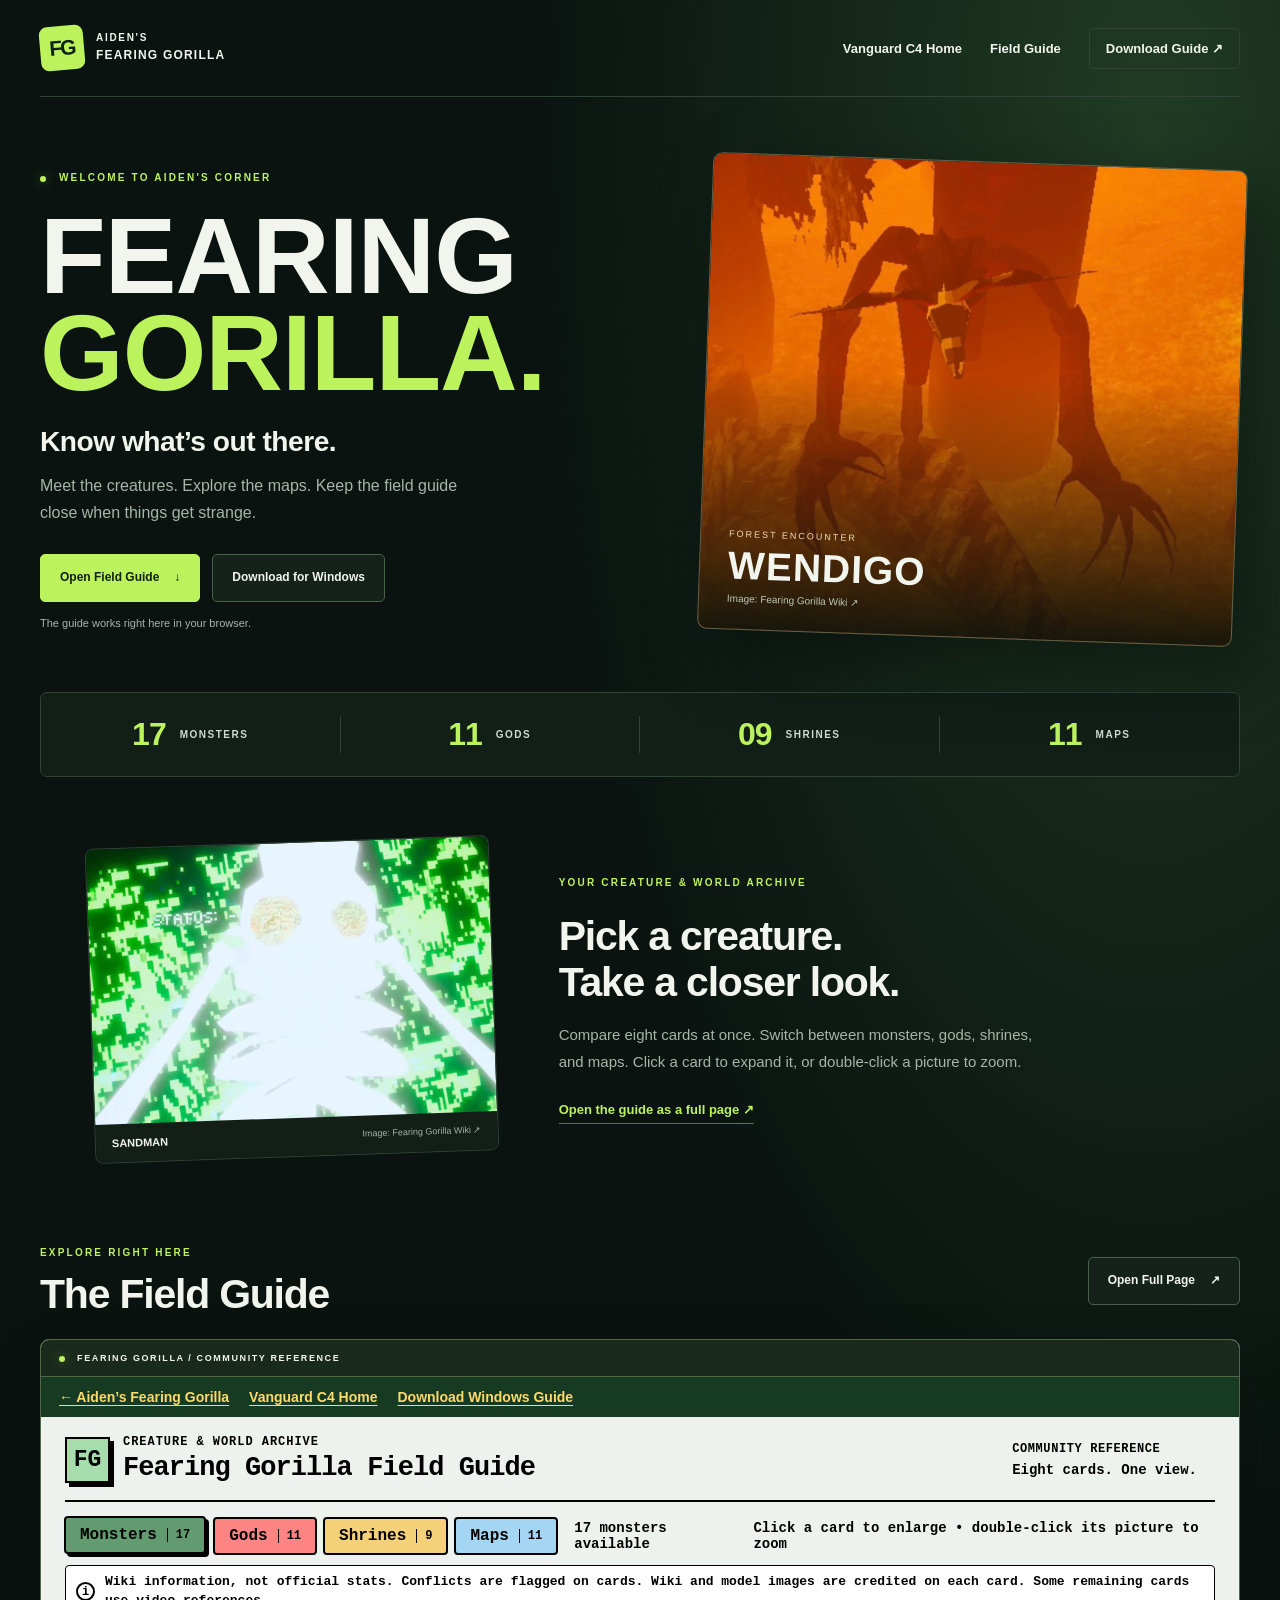
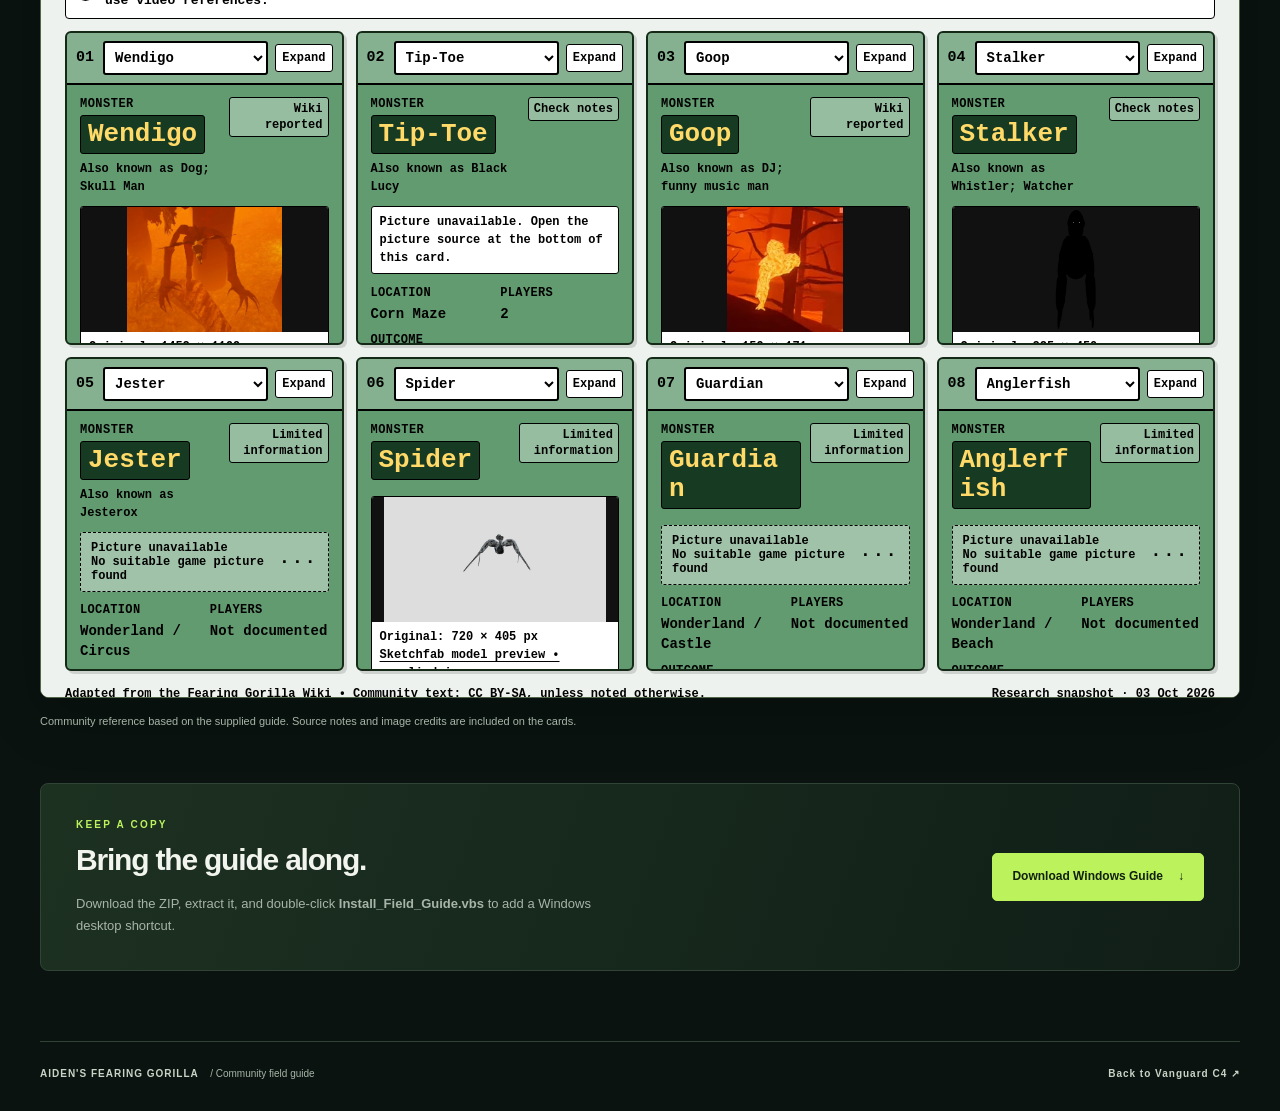
<file: aiden/index.html>
<!doctype html>
<html lang="en">
<head>
  <meta charset="utf-8">
  <meta name="viewport" content="width=device-width, initial-scale=1">
  <meta name="theme-color" content="#0a1310">
  <meta name="description" content="Aiden's Fearing Gorilla page. Explore the community field guide, compare creatures and maps, and download the Windows browser copy.">
  <title>Aiden's Fearing Gorilla | Vanguard C4</title>
  <link rel="icon" href="field-guide.ico">
  <link rel="stylesheet" href="style.css">
</head>
<body>
  <a class="skip-link" href="#main">Skip to content</a>
  <header class="portal-header">
    <a class="portal-brand" href="index.html" aria-label="Aiden's Fearing Gorilla home"><span class="brand-mark">FG</span><span>AIDEN'S<br><strong>FEARING GORILLA</strong></span></a>
    <nav aria-label="Main navigation">
      <a href="../index.html">Vanguard C4 Home</a>
      <a href="#field-guide">Field Guide</a>
      <a class="nav-download" href="../downloads/Fearing_Gorilla_Field_Guide.zip" download>Download Guide <span aria-hidden="true">↗</span></a>
    </nav>
  </header>
  <main id="main">
    <section class="portal-hero" aria-labelledby="hero-title">
      <div class="hero-copy">
        <p class="eyebrow"><span class="status-dot" aria-hidden="true"></span> WELCOME TO AIDEN'S CORNER</p>
        <h1 id="hero-title">FEARING<br><span>GORILLA.</span></h1>
        <p class="hero-tagline">Know what’s out there.</p>
        <p class="intro">Meet the creatures. Explore the maps. Keep the field guide close when things get strange.</p>
        <div class="hero-actions">
          <a class="button primary" href="#field-guide">Open Field Guide <span aria-hidden="true">↓</span></a>
          <a class="button secondary" href="../downloads/Fearing_Gorilla_Field_Guide.zip" download>Download for Windows</a>
        </div>
        <p class="hero-footnote">The guide works right here in your browser.</p>
      </div>
      <figure class="hero-picture">
        <img src="field-guide/images/wendigo.webp" alt="Wendigo in the forest in Fearing Gorilla" width="1452" height="1169" fetchpriority="high">
        <figcaption><span>FOREST ENCOUNTER</span><strong>WENDIGO</strong><a href="https://static.wikia.nocookie.net/fearing-gorilla-vr/images/b/b7/Wendigo.jpg" target="_blank" rel="noopener noreferrer">Image: Fearing Gorilla Wiki ↗</a></figcaption>
      </figure>
    </section>
    <section class="archive-stats" aria-label="Field guide contents">
      <div><strong>17</strong><span>MONSTERS</span></div>
      <div><strong>11</strong><span>GODS</span></div>
      <div><strong>09</strong><span>SHRINES</span></div>
      <div><strong>11</strong><span>MAPS</span></div>
    </section>
    <section class="explore-panel" aria-labelledby="explore-title">
      <figure class="secondary-picture">
        <img src="field-guide/images/sandman.webp" alt="Sandman glowing green and white in Fearing Gorilla" width="1170" height="1159" loading="lazy">
        <figcaption>SANDMAN <a href="https://static.wikia.nocookie.net/fearing-gorilla-vr/images/a/a7/Sandman_Lucy.jpg" target="_blank" rel="noopener noreferrer">Image: Fearing Gorilla Wiki ↗</a></figcaption>
      </figure>
      <div class="explore-copy">
        <p class="eyebrow">YOUR CREATURE & WORLD ARCHIVE</p>
        <h2>Pick a creature.<br>Take a closer look.</h2>
        <p>Compare eight cards at once. Switch between monsters, gods, shrines, and maps. Click a card to expand it, or double-click a picture to zoom.</p>
        <a class="text-link" href="field-guide/index.html">Open the guide as a full page <span aria-hidden="true">↗</span></a>
      </div>
    </section>
    <section class="guide-section" id="field-guide" aria-labelledby="guide-title">
      <div class="section-heading">
        <div><p class="eyebrow">EXPLORE RIGHT HERE</p><h2 id="guide-title">The Field Guide</h2></div>
        <a class="button secondary" href="field-guide/index.html">Open Full Page <span aria-hidden="true">↗</span></a>
      </div>
      <div class="viewer-shell"><div class="viewer-label"><span class="status-dot" aria-hidden="true"></span> FEARING GORILLA / COMMUNITY REFERENCE</div><iframe src="field-guide/index.html" title="Interactive Fearing Gorilla field guide" loading="lazy"></iframe></div>
      <p class="guide-note">Community reference based on the supplied guide. Source notes and image credits are included on the cards.</p>
    </section>
    <section class="download-panel" aria-labelledby="download-title">
      <div><p class="eyebrow">KEEP A COPY</p><h2 id="download-title">Bring the guide along.</h2><p>Download the ZIP, extract it, and double-click <strong>Install_Field_Guide.vbs</strong> to add a Windows desktop shortcut.</p></div>
      <a class="button primary" href="../downloads/Fearing_Gorilla_Field_Guide.zip" download>Download Windows Guide <span aria-hidden="true">↓</span></a>
    </section>
  </main>
  <footer class="portal-footer"><span>AIDEN'S FEARING GORILLA <span class="muted">/ Community field guide</span></span><a href="../index.html">Back to Vanguard C4 <span aria-hidden="true">↗</span></a></footer>
</body>
</html>
</file>
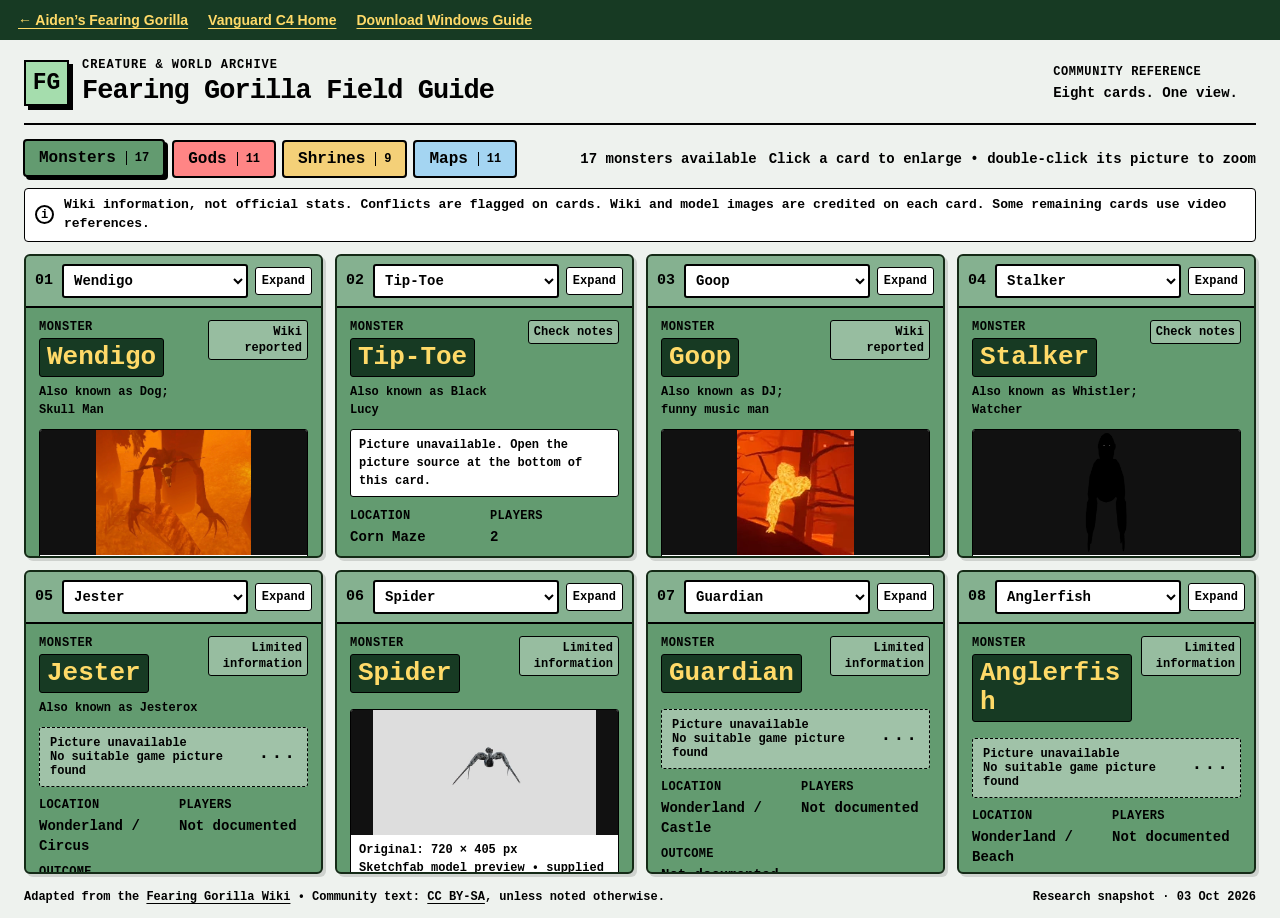
<file: aiden/field-guide/index.html>
<!doctype html>
<html lang="en">
<head>
<meta charset="utf-8"><meta name="viewport" content="width=device-width, initial-scale=1">
<title>Fearing Gorilla • Field Guide</title>
<meta name="description" content="Compare eight Fearing Gorilla gods, monsters, shrines, or maps. Summoning instructions, behaviors, danger, and source notes.">
<link rel="icon" type="image/svg+xml" href="data:image/svg+xml,%3Csvg xmlns='http://www.w3.org/2000/svg' viewBox='0 0 32 32'%3E%3Crect width='32' height='32' rx='7' fill='%2310181b'/%3E%3Cpath d='M7 8h8v17H7zm10 0h8v17h-8' fill='none' stroke='%237bdbbd' stroke-width='2'/%3E%3C/svg%3E">
<meta name="theme-color" content="#0c1114">
<style>:root{color-scheme:light;--bg:#eef2ee;--ink:#000;--muted:#000;--accent:#000;--line:#203027;font-family:'Courier New',Courier,monospace;font-size:16px;font-weight:700}
*{box-sizing:border-box}body{margin:0;background:#eef2ee;color:#000;font-family:'Courier New',Courier,monospace;font-weight:700}button,select,option,input{font-family:'Courier New',Courier,monospace;font-weight:700;color:#000;color-scheme:light}a{color:#000;font-weight:700;text-decoration:underline;text-underline-offset:3px}a:hover{text-decoration-thickness:3px}button,select,a,[tabindex]:focus-visible{outline-offset:3px}button:focus-visible,select:focus-visible,a:focus-visible,[tabindex]:focus-visible{outline:3px solid #000}header{margin:0 24px;padding:18px 0 16px;display:flex;align-items:center;justify-content:space-between;border-bottom:2px solid #000;gap:18px}.brand{display:flex;align-items:center;gap:13px}.book-mark{font-size:23px;border:2px solid #000;color:#000;background:#a5ddad;width:45px;height:46px;display:grid;place-items:center;box-shadow:4px 4px 0 #000;flex-shrink:0}.eyebrow{margin:0 0 4px;font-size:12px;letter-spacing:.08em;color:#000}h1{font-size:27px;line-height:1.15;letter-spacing:-.035em;margin:0;font-weight:700}h1 span{color:#000}.header-meta{display:grid;grid-template-columns:auto auto;gap:6px 18px;align-items:center;color:#000;font-size:14px}.header-meta>span{grid-column:1}.edition{font-size:12px;letter-spacing:.05em}.install-wrap{grid-column:2;grid-row:1 / span 2}main{padding:15px 24px 0}.toolbar{display:flex;justify-content:space-between;gap:16px;align-items:center;margin-bottom:10px}nav{display:flex;gap:6px}nav button{background:#fff;border:2px solid #000;color:#000;padding:8px 14px;font-size:16px;cursor:pointer;display:flex;align-items:center;gap:10px;border-radius:4px}nav button[data-category="Gods"]{background:#ff8585}nav button[data-category="Monsters"]{background:#639b70}nav button[data-category="Shrines"]{background:#f4d078}nav button[data-category="Maps"]{background:#a4d5f2}nav button[aria-pressed=true]{box-shadow:3px 3px 0 #000;transform:translate(-1px,-1px)}nav button .count{font-size:12px;border-left:1px solid #000;padding-left:8px}.selection-info{font-size:14px;display:flex;gap:12px;align-items:center;color:#000}.research-note{display:flex;align-items:center;gap:10px;color:#000;font-size:13px;background:#fff;border:1px solid #000;padding:7px 10px;border-radius:4px;margin-bottom:12px}.research-note p{margin:0;line-height:1.45}.note-symbol{display:grid;place-items:center;width:19px;height:19px;flex-shrink:0;border:2px solid #000;border-radius:50%;font-size:12px}.grid{display:grid;grid-template-columns:repeat(4,minmax(0,1fr));gap:12px;grid-auto-rows:max(245px,calc((100dvh - 292px)/2))}.card,.expanded-card{--card-color:#639b70;--card-border:#142a16;background:var(--card-color);color:#000;border:2px solid var(--card-border);border-radius:6px}.card[data-category="Gods"],.expanded-card[data-category="Gods"]{--card-color:#ff8585;--card-border:#571111}.card[data-category="Shrines"],.expanded-card[data-category="Shrines"]{--card-color:#f4d078;--card-border:#533e08}.card[data-category="Maps"],.expanded-card[data-category="Maps"]{--card-color:#a4d5f2;--card-border:#15394f}.card{overflow:hidden;display:flex;flex-direction:column;min-width:0;box-shadow:3px 3px 0 #0002;cursor:zoom-in}.card-picker{display:flex;align-items:center;gap:7px;padding:8px 9px;border-bottom:2px solid #000;background:#ffffff38;cursor:default}.slot{color:#000;font-size:15px;min-width:20px}.card-picker select{width:100%;min-width:0;background:#fff;color:#000;border:2px solid #000;border-radius:3px;padding:6px;font-size:14px;cursor:pointer}.card-picker option{background:#fff;color:#000;font-weight:700}.expand-card{border:1px solid #000;border-radius:3px;background:#fff;color:#000;padding:6px;font-size:12px;cursor:zoom-in}.card-inner{overflow:auto;scrollbar-width:thin;scrollbar-color:#000 #ffffff55;flex:1;padding:12px 13px 16px}.identity{display:flex;justify-content:space-between;align-items:flex-start;gap:9px;margin-bottom:10px}.kicker{font-size:12px;letter-spacing:.04em;color:#000;text-transform:uppercase;margin-bottom:4px}h2{font-size:26px;line-height:1.12;margin:0 0 6px;font-weight:700;overflow-wrap:anywhere}.aliases{font-size:12px;line-height:1.5;color:#000;margin:0}.badge{color:#000;background:#ffffff55;font-size:12px;line-height:1.35;text-align:right;max-width:100px;border:1px solid #000;border-radius:3px;padding:3px 5px;flex-shrink:0}.image-state{background:#ffffff65;border:1px dashed #000;display:flex;align-items:center;justify-content:space-between;padding:8px 10px;border-radius:3px;gap:10px;margin-bottom:11px;font-size:12px;color:#000}.image-state strong{color:#000}.image-label{font-size:18px;letter-spacing:2px;color:#000}.facts{display:grid;grid-template-columns:1fr 1fr;gap:9px 11px;padding-bottom:11px;border-bottom:1px solid #000;margin-bottom:11px}.fact label{display:block;font-size:12px;text-transform:uppercase;letter-spacing:.03em;color:#000;margin-bottom:4px}.fact span{font-size:14px;line-height:1.45;display:block;color:#000;overflow-wrap:anywhere}.section{margin-top:13px}.section h3{font-size:13px;letter-spacing:.02em;text-transform:uppercase;color:#000;margin:0 0 5px;font-weight:700}.section p{font-size:16px;line-height:1.5;margin:0;color:#000;overflow-wrap:anywhere}.warning{border-left:3px solid #000;background:#ffffff45;padding:8px 10px;margin-top:14px}.warning p{font-size:14px}.sources{display:flex;gap:14px;flex-wrap:wrap;margin-top:16px;padding-top:10px;border-top:1px solid #000;font-size:12px;color:#000}.linked-btn{background:transparent;border:0;padding:0;text-align:left;color:#000;text-decoration:underline;text-underline-offset:3px;cursor:pointer;font-size:14px}.linked-row{margin-top:8px;font-size:14px;color:#000}.future-note{font-size:14px;color:#000;padding:9px 0}.portrait{margin:0 0 12px;background:#fff;border:1px solid #000;border-radius:3px;overflow:hidden}.portrait img{display:block;width:100%;height:125px;object-fit:contain;background:#111;cursor:zoom-in}.portrait figcaption{padding:6px 8px;font-size:12px;color:#000;line-height:1.5}.portrait a{color:#000}.image-actions{display:flex;justify-content:space-between;align-items:center;gap:10px;padding:6px 8px;border-top:1px solid #000}.image-actions button{background:#fff;border:1px solid #000;padding:4px 7px;font-size:12px;cursor:zoom-in}.image-actions span{font-size:12px;color:#000}footer{margin:14px 24px 0;display:flex;justify-content:space-between;gap:15px;color:#000;font-size:12px;line-height:1.5;padding-bottom:12px}.sr-only{position:absolute;width:1px;height:1px;padding:0;margin:-1px;overflow:hidden;clip:rect(0,0,0,0);white-space:nowrap;border:0}.install-btn,.close-btn,.zoom-control{background:#fff;border:2px solid #000;color:#000;border-radius:3px;padding:7px 10px;cursor:pointer;font-size:14px;font-weight:700}.install-help{max-width:490px;background:#fff;color:#000;border:3px solid #000;border-radius:6px;padding:22px}.install-help::backdrop,.expanded-card::backdrop,.image-viewer::backdrop{background:#000b}.install-help h2{font-size:28px}.install-help p{font-size:16px;line-height:1.55}.dialog-actions{display:flex;justify-content:flex-end;margin-top:18px}.expanded-card{width:min(920px,calc(100vw - 32px));max-width:920px;max-height:94dvh;padding:0;overflow:auto;box-shadow:7px 7px 0 #0005}.modal-toolbar{position:sticky;top:0;z-index:2;display:flex;justify-content:space-between;align-items:center;gap:15px;padding:12px 18px;background:var(--card-color,#fff);border-bottom:2px solid #000;font-size:18px}.expanded-content{padding:22px 28px 28px}.expanded-content h2{font-size:38px}.expanded-content .kicker,.expanded-content .aliases,.expanded-content .badge,.expanded-content .sources{font-size:16px}.expanded-content .section h3,.expanded-content .fact label{font-size:18px}.expanded-content .section p,.expanded-content .fact span{font-size:22px;line-height:1.55}.expanded-content .facts{gap:16px 22px}.expanded-content .warning p{font-size:20px}.expanded-content .portrait img{height:350px}.expanded-content .portrait figcaption,.expanded-content .image-actions span,.expanded-content .image-actions button,.expanded-content .image-state{font-size:16px}.image-viewer{padding:0;width:calc(100vw - 28px);max-width:1600px;max-height:96dvh;border:3px solid #000;border-radius:5px;background:#fff;color:#000;overflow:hidden}.image-viewer .modal-toolbar{background:#fff;flex-wrap:wrap}.zoom-buttons{display:flex;gap:8px;align-items:center;flex-wrap:wrap}.image-stage{overflow:auto;height:calc(90dvh - 132px);background:#111;text-align:center}.image-stage img{display:block;margin:auto;width:100%;height:100%;object-fit:contain}.image-stage.is-zoomed img{width:200%;height:auto;max-width:none;max-height:none;min-height:100%;object-fit:contain}.image-credit{margin:0;padding:10px 16px;font-size:14px;line-height:1.5;background:#fff;color:#000}.image-empty{padding:30px;background:#fff;color:#000;font-size:18px}
@media(min-width:1800px){main,header,footer{max-width:1800px;margin-left:auto;margin-right:auto}.grid{gap:18px}.card-inner{padding:18px}}
@media(max-width:1150px){.selection-info span{display:none}.grid{grid-template-columns:repeat(2,minmax(0,1fr));grid-auto-rows:470px}.header-meta{display:flex}.header-meta>span{display:none}}
@media(max-width:600px){header{margin:0 14px;padding:16px 0;align-items:flex-start}.brand{gap:10px}.eyebrow{font-size:10px}h1{font-size:23px}h1 span{display:block}.book-mark{width:37px;height:42px;font-size:20px}.install-btn{font-size:12px;padding:6px}.header-meta{max-width:85px}main{padding:14px 14px 0}.toolbar{display:block}nav{display:grid;grid-template-columns:repeat(4,1fr);gap:4px}nav button{justify-content:center;padding:8px 4px;font-size:14px;gap:0}nav .count{display:none}.selection-info{margin-top:12px}.grid{grid-template-columns:1fr;grid-auto-rows:480px}.research-note{align-items:flex-start}.research-note p{font-size:12px}.card-inner{padding:16px}footer{margin:14px 14px 0;display:block}footer>span{display:block;margin-top:6px}.expanded-content{padding:18px}.expanded-content h2{font-size:30px}.expanded-content .section p,.expanded-content .fact span{font-size:18px}.expanded-content .portrait img{height:260px}.expanded-content .identity{flex-wrap:wrap}.modal-toolbar{padding:10px;font-size:16px}}

.card[data-category="Monsters"] h2,.expanded-card[data-category="Monsters"] h2{color:#ffda68;background:#173a23;display:inline-block;padding:4px 7px;border:1px solid #000;border-radius:3px;max-width:100%;}
.card .badge,.expanded-card .badge{color:#000;font-weight:700;}

.header-meta .install-wrap{display:none}
</style>

</head>
<body>
<nav aria-label="Website navigation" style="padding:12px 18px;background:#173a23;color:#ffda68;display:flex;flex-wrap:wrap;gap:20px;font-family:Arial,sans-serif;font-size:14px"><a href="../index.html" target="_top" style="color:inherit">← Aiden’s Fearing Gorilla</a><a href="../../index.html" target="_top" style="color:inherit">Vanguard C4 Home</a><a href="../../downloads/Fearing_Gorilla_Field_Guide.zip" download style="color:inherit">Download Windows Guide</a></nav>
<header>
 <div class="brand"><span class="book-mark" aria-hidden="true">FG</span><div><p class="eyebrow">CREATURE & WORLD ARCHIVE</p><h1>Fearing Gorilla <span>Field Guide</span></h1></div></div>
 <div class="header-meta"><span class="edition">COMMUNITY REFERENCE</span><span>Eight cards. One view.</span><div class="install-wrap"><button class="install-btn" id="install-app" type="button">Install viewer</button></div></div>
</header>
<main>
 <div class="toolbar"><nav aria-label="Card category" id="categories"></nav><div class="selection-info"><strong id="entry-count"></strong><span>Click a card to enlarge • double-click its picture to zoom</span></div></div>
 <aside class="research-note" aria-label="Research status"><span class="note-symbol" aria-hidden="true">i</span><p><strong>Wiki information, not official stats.</strong> Conflicts are flagged on cards. Wiki and model images are credited on each card. Some remaining cards use video references.</p></aside>
 <div id="grid" class="grid" aria-label="Eight comparison cards"></div>
 <dialog class="install-help" id="install-help" aria-labelledby="install-title"><h2 id="install-title">Install the Field Guide</h2><p>In a supported browser, use the install icon in the address bar. If no install prompt appears, the viewer still works in a browser tab.</p><p>For a Windows desktop copy, download the package, extract it, and run <strong>Install_Field_Guide.vbs</strong>. It adds a desktop shortcut and opens the guide in your default browser. No PowerShell is required, and no DOS window appears.</p><a href="../../downloads/Fearing_Gorilla_Field_Guide.zip" download>Download Windows browser copy</a><div class="dialog-actions"><button id="close-install" class="install-btn" type="button">Close</button></div></dialog>
 <dialog class="expanded-card" id="card-dialog" aria-labelledby="expanded-title"><div class="modal-toolbar"><span id="expanded-title">Expanded field guide card</span><button class="close-btn" id="close-card" type="button">Close card</button></div><div class="expanded-content" id="expanded-content"></div></dialog>
 <dialog class="image-viewer" id="image-dialog" aria-labelledby="image-title"><div class="modal-toolbar"><span id="image-title">Picture</span><div class="zoom-buttons"><button class="zoom-control" type="button" id="image-fit">Fit picture</button><button class="zoom-control" type="button" id="image-zoom">Zoom 2×</button><button class="close-btn" type="button" id="close-image">Close picture</button></div></div><div class="image-stage" id="image-stage"><img id="large-image" alt=""></div><p class="image-credit" id="image-credit"></p></dialog>
 <p id="announcement" class="sr-only" aria-live="polite"></p>
</main>
<footer><span>Adapted from the <a href="https://fearing-gorilla-vr.fandom.com/wiki/Fearing_Gorilla_Wiki" target="_blank" rel="noopener noreferrer">Fearing Gorilla Wiki</a> • Community text: <a href="https://creativecommons.org/licenses/by-sa/4.0/" target="_blank" rel="noopener noreferrer">CC BY-SA</a>, unless noted otherwise.</span><span>Research snapshot · 03 Oct 2026</span></footer>
<script>const wiki = 'https://fearing-gorilla-vr.fandom.com/wiki/';
const entries = [];
function creature(id,name,category,location,players,spawn,behavior,danger,appearance,notes='',aliases='',survival='',page=name.replaceAll(' ','_')) {
 entries.push({id,name,category,location,players,spawn,behavior,danger,appearance,notes,aliases,survival,source:wiki+encodeURIComponent(page),status:notes?'Check notes':'Wiki reported',strength:'No numerical health, damage, or speed stats retrieved.'});
}
creature('wendigo','Wendigo','Monsters','Forest','No ritual','Spawns naturally.','Patrols, approaches spotted players, then chases at close range. Escaping its chase radius ends the chase.','Instant kill','Humanoid with a deer-skull head.','','Dog; Skull Man','Seek ground above its height. The wiki lists Stump, Gazebo, and the back hill as inaccessible to it.');
creature('tiptoe','Tip-Toe','Monsters','Corn Maze','2','Turn three orange maze flowers purple by tapping. Reach the skull-and-clock chamber; one player stands on each. Wiki gives a ten-minute spawn interval.','Red lighting, rumbling, and music signal its arrival. Survival is described as difficult.','Instant kill','Tall gorilla with distorted limbs, spiked head, and glowing white eyes.','Ritual timing and route need current-game verification.','Black Lucy','','Tip-Toe');
creature('goop','Goop','Monsters','Volcano','Not specified','Located atop a mountain in the bottom-right area; no ritual documented.','Very fast; reaches toward players.','Instant kill','Lava-like gorilla with dripping texture.','','DJ; funny music man');
creature('stalker','Stalker','Monsters','Random event','Not summonable','Rare event with a random appearance.','Darkens the targeted player’s screen, adds fog, and whistles. Only its target reportedly sees it.','Reported game crash on contact','Black gorilla-like figure with long arms and white eyes.','Page contains disputed claims; no verified event probability.','Whistler; Watcher');
creature('overseer','Overseer','Gods','Sanctuary / Temple','5','Form a complete circle facing the idol; each player touches the two adjacent candles with both hands.','Orange lighting and laughter; giant gorilla minions approach the maps. Overseer itself is unseen.','Minions: instant kill','Unseen entity; minions have very long necks and limbs.','Operator canon: “phases” are a glitch. Monsters drift toward the center until hitboxes overlap, killing players in the center and sometimes crashing the game.','Overlord','Avoid minions; current safe locations need verification.');
creature('galaxy','Galaxy','Gods','Sanctuary / Temple','Not specified','Touch Galaxy’s shrine to the right of Overseer’s altar.','Blue lighting and a status warning; rises from the ground and pursues players at very high speed.','Instant kill','Black gorilla with a yellow flower head and six red eyes.','Listed as a selective attacker, but exact target selection is not explained.','Flower Boy; Flowey');
creature('boiled','Boiled One','Gods','Gorilla Hospice','Not specified','Gather in a circle around the idol inside Gorilla Hospice.','Red lighting and visual distortion; rises, then descends to kill a random player.','Instant kill','Tall red-skinned figure, distorted head, and dark cloak.','','Phen 228; Demon','','Boiled_One');
creature('error','Error Lucy','Gods','Mines / underneath Stump','4','Four players go to the shrine and tap all four corners for about three minutes.','Green/pink flashes and distorted audio; rises, then grabs a random player.','Reported game crash','Pink-and-black missing-texture skeleton.','Location, four-player ritual, and approximate three-minute duration confirmed by operator as canon. Wiki lists no instakill, but describes a game crash.','Error; Glitch Lucy; Null','','Error_Lucy');
creature('sandman','Sandman','Gods','Sanctuary','Several; exact count unknown','Touch every projecting shrine node. Older directions place it up and left from Overseer’s altar.','Green light and static; rises, then grabs a random player.','Reported game crash; wiki lists instant kill','Glowing green skeleton with dark eyes.','Source page is explicitly marked outdated.','Green Lucy; Tree Lucy');
creature('eternal','Eternal','Gods','City / pool area','9','Four tap lower corners; one stands on top; two occupy side handles; two occupy discs above the handles.','White light and atmospheric effects; descends to grab a player and reportedly crashes their game.','Instant kill / reported game crash','Large winged skeleton with one red eye.','Page disagrees about wing count and says the Angel name is unconfirmed.','Angel','Wiki advises nonparticipation or retreat to Volcano; unverified in current version.');
creature('it','IT','Gods','Forest / top of Stump','At least 8','Gather around the ritual statue on top of Stump.','Orange light and five bells; event audio announces its arrival. Selected targets may suffer a game crash.','Instant kill / possible game crash','Skeletal figure with horns, a broken arm, and a giant hand overhead.','','God; ITISHERE','','It');
entries.find(e=>e.id==='error').status='Operator canon';
entries.find(e=>e.id==='overseer').status='Operator canon';
creature('skittles','Skittles','Gods','Forest / on the floor','Not yet specified','Summoned on the floor in Forest. Exact actions and timing have not yet been provided.','Not yet documented.','Not yet documented','Not yet documented','God classification and Forest floor summoning location confirmed by operator.','');
entries.at(-1).source=''; entries.at(-1).status='Operator canon';
// Roster entries with partial information retain explicit provisional classification.
function partial(id,name,category,location,description,sourcePage='Monsters',aliases='',note='Classification is provisional; the retrieved index does not confirm God versus Monster.') {
 creature(id,name,category,location,'Not documented','Not documented.',description,'Not documented','Not documented',note,aliases,'',sourcePage);
 entries.at(-1).status='Limited information';
}
partial('spider','Spider','Monsters','Volcano caves','Volcano’s page mentions a fast spider in the cave system.','Volcano','','Monster grouping is provisional; ritual and lethality are not documented in retrieved text.');
partial('pbbv','PBBV','Monsters','Mines','Listed among the creatures in Mines.','Mines');
partial('banshee','Banshee','Monsters','Not documented','Listed in the wiki’s creature index.');
partial('jester','Jester','Monsters','Wonderland / Circus','Spawns at the circus. Wonderland’s page reports faster creatures at night; the exact multiplier is unverified.','Wonderland','Jesterox','Listed as a monster by the map page. Individual behavior and lethality were not retrieved.');
partial('krampus','Krampus','Monsters','Not documented','Listed in the wiki’s creature index.');
partial('bubblegum','Bubblegum','Gods','Sanctuary','Sanctuary’s page places its shrine behind Overseer’s shrine.','Sanctuary','Pink Lucy','God grouping is inferred from its shrine; ritual and behavior were not retrieved.');
partial('crystal','Crystal Lucy','Gods','Crystal caverns / Volcano','Volcano’s page places it in crystal caverns. Error Lucy’s page associates it with a similar grab/crash event.','Volcano','','God grouping is provisional. No independent ritual or creature page was retrieved.');
partial('liminal','Liminal Lucy','Gods','Not documented','Listed in the wiki’s creature index.','Monsters','','God grouping is provisional; name alone does not establish classification.');
partial('guardian','Guardian','Monsters','Wonderland / Castle','Listed as a monster that spawns near the castle.','Wonderland','','Individual abilities and lethality were not retrieved.');
partial('angler','Anglerfish','Monsters','Wonderland / Beach','Wonderland lists one blue variant near the castle; Beach lists three anglerfish.','Wonderland','','Individual abilities and lethality were not retrieved. Beach variant details need verification.');
partial('beachspider','Beach Spider','Monsters','Beach','Listed among Beach’s monsters.','Beach','','Individual abilities and lethality were not retrieved.');
partial('grandpa','Grandpa','Monsters','Gorilla Hospice','Listed as the hospice’s resident monster.','Gorilla_Hospice','','Individual abilities and lethality were not retrieved.');
creature('boiledstalker','Boiled Stalker','Monsters','Random event','Not summonable','Appears randomly after a period of time.','Wears a white dog mask; Boiled One appears beside it. A nearby warning appears, then it eventually disappears.','Reported game crash on contact','Stalker variant with a white dog mask.','Frequency and timing are not documented.','','','The_boiled_stalker');
partial('angelstalker','Angel Stalker','Monsters','Random event','Stalker’s page names this rare variant.','Stalker','','Monster grouping follows its Stalker relationship; independent behavior not retrieved.');
partial('daisy09','Daisy09','Monsters','Ghost code (operator report)','Recorded by the operator as a ghost code.','Monsters','','God/Monster classification is provisional. No Fearing Gorilla summoning or encounter mechanics verified.');
entries.at(-1).source=''; entries.at(-1).status='Operator report';
partial('jungarella','Jungarella','Monsters','Ghost code (operator report)','Recorded by the operator as a ghost code.','Monsters','','Spelling follows the operator. God/Monster classification and encounter mechanics remain unverified.');
entries.at(-1).source=''; entries.at(-1).status='Operator report';
const shrineAppearance={overseer:'Small dark blue-and-black idol inside a candle ring.',error:'Large pink-and-black checkered idol.',boiled:'Medium red idol.',sandman:'Green tree-like shrine with projecting nodes.',eternal:'White idol with handles and raised discs.',it:'Large dark altar.',galaxy:'Appearance not documented.',tiptoe:'Skull pedestal and grandfather clock.',bubblegum:'Appearance not documented.'};
for(const id of Object.keys(shrineAppearance)){
 const e=entries.find(x=>x.id===id);
 entries.push({id:'shrine-'+id,name:(id==='tiptoe'?'Tip-Toe ritual site':e.name+' shrine'),category:'Shrines',location:e.location,players:e.players,spawn:e.spawn,behavior:e.behavior,danger:e.danger,appearance:shrineAppearance[id],notes:e.notes,source:e.source,extraSource:wiki+'Shrines',status:e.status,linked:e.name,linkedId:id,aliases:'',survival:e.survival});
}
function map(id,name,size,location,access,features,inhabitants,notes='',page=name.replaceAll(' ','_')){entries.push({id:'map-'+id,name,category:'Maps',size,location,spawn:access,behavior:features,inhabitants,notes,source:wiki+encodeURIComponent(page),status:notes?'Check notes':'Wiki reported',danger:'Creature-dependent',appearance:'',players:'',aliases:'',survival:''});}
map('forest','Forest','Small','Main starting area','Tutorial exits into Forest; Stump connects to other areas.','Gazebo scoreboard, treehouse, platforms, and wall-climbing area.','Wendigo; IT ritual above Stump; Skittles summon on the Forest floor');
map('beach','Beach','Medium','Connected to Forest','Use the large tunnel at the back of Forest.','Foggy coast with rain, sparse plants, shipwreck, dock, and river.','Beach Spider; three Anglerfish','Distinct from the beach area in Wonderland.');
map('wonderland','Wonderland','Large','Above City’s entrance','Follow the elevated bridge and tunnel near the City entrance.','Checkered paths connect Circus, Castle, and Tulip Fields. Day, night, sunset, and rain/cloud phases are reported.','Jester; Guardian; blue Anglerfish; Bunny Bunny summon','Night speed increase is reported, but the proposed 2× multiplier is unverified.');
map('volcano','Volcano','Large','City','Enter the small volcano-shaped rock in City and descend its lava slide.','Mountain area and caves lead deeper toward crystal caverns.','Goop; Spider; Crystal Lucy','Page gives four monsters but does not clearly identify all four.');
map('city','City','Small','Hub','Reached through Stump / Forest.','Cosmetics hub with passages toward Sanctuary, The Liminal, and Volcano.','No resident monsters listed; nearby ritual sites exist.','','City');
map('sanctuary','Sanctuary','Small','Forward-right from City','Enter from City; older pages describe a blue-lit cave.','Overseer altar ahead; Galaxy right; Sandman left; Bubblegum behind.','Overseer, Galaxy, Sandman, and Bubblegum shrines','Older cave directions may differ from the current layout.');
map('hospice','Gorilla Hospice','Not documented','Connected to Forest','Follow Forest’s tunnel near the wooden bridge.','Two-storey hospice with white padded rooms and a Boiled One ritual.','Grandpa; Boiled One summon','Source notes uncertainty about the shrine’s floor and alternate summoning location.');
map('mines','Mines','Medium','Below Stump','Descend below Stump into the crystal and mining areas.','Bright crystal area above dark shafts, tunnels, and minecarts.','Four monsters; PBBV, J3VU, and Error are named in retrieved text.','Operator canon: Error and its shrine are here, underneath Stump. Four people tap the shrine corners for about three minutes. Fourth monster identity not retrieved.');
entries.find(e=>e.id==='map-mines').status='Operator canon';
map('liminal','Liminal Space','Not documented','City','Enter the pale-blue, cloud-themed tunnel.','Passage to Backrooms and Dreamcore.','Not documented','','Liminal_Space');
map('tutorial','Tutorial','Small','Above Forest','First-entry spawn area; ramps and wall-jumping surfaces lead down to Forest.','Introductory movement practice.','None listed');
entries.push({id:'map-mountains',name:'Mountains',category:'Maps',status:'To be announced',location:'Not in game yet',size:'To be announced',spawn:'Not available.',behavior:'Reserved for a future map. No route, release date, or gameplay details confirmed.',inhabitants:'To be announced',danger:'To be announced',notes:'Included at the operator’s request. This is not an announced release date.',source:'',appearance:'',players:'',aliases:'',survival:''});
// Indexed video references, not verified creature portraits.
const videoReferences={
wendigo:['uqmew2O-BPQ','oardefault.jpg'],tiptoe:['b1X57PNYHM8','oar2.jpg'],overseer:['cnd6nB5jQMw','oardefault.jpg'],galaxy:['BHLlHRI9WDs','oardefault.jpg'],boiled:['jBuddVLEg8U','oardefault.jpg'],error:['a_e9aV7Hq5k','oardefault.jpg'],sandman:['euvz2MdHBdQ','oar2.jpg'],'map-wonderland':['3dLFJTL87Jw','hqdefault.jpg']};
for(const [id,[video,file]] of Object.entries(videoReferences)){const e=entries.find(x=>x.id===id);e.image=`https://i.ytimg.com/vi/${video}/${file}`;e.imageSource=`https://www.youtube.com/watch?v=${video}`;e.imageCredit='Video thumbnail · appearance unverified';}
const additionalImageReferences=[
['skittles','https://i.ytimg.com/vi/3bZeR6Z6gXQ/oar2.jpg?rs=AOn4CLCJ3gp9zxpFamwqXm6O0aZLz9uA1g&sqp=-oaymwEYCNAFENAFSFqQAgHyq4qpAwcIARUAAIhC&usqp=CCk','https://www.youtube.com/shorts/3bZeR6Z6gXQ','Video reference: Skittles · appearance unverified'],
['crystal','https://i.ytimg.com/vi/79zKMnjHLzU/oardefault.jpg?rs=AOn4CLAdRNccuSbFlz0lOVwV0f96gdg2qQ&sqp=-oaymwEYCNAFENAFSFqQAgHyq4qpAwcIARUAAIhC','https://www.youtube.com/shorts/79zKMnjHLzU','Video reference: Crystal Lucy · appearance unverified'],
['bubblegum','https://i.ytimg.com/vi/PFTDZcRxqRc/maxres2.jpg?rs=AOn4CLAV4-lO0feo28KKXbnlMP9uHqFAHQ&sqp=-oaymwEoCIAKENAF8quKqQMcGADwAQH4AbYIgAK4CIoCDAgAEAEYfyATKHowDw%3D%3D','https://www.youtube.com/shorts/PFTDZcRxqRc','Video reference: Bubble Gum · appearance unverified'],
['krampus','https://i.ytimg.com/vi/Yf711fIp0iA/oardefault.jpg?rs=AOn4CLDIkQQPDGypt7H6oXen1HAMxUvhcA&sqp=-oaymwEkCJUDENAFSFqQAgHyq4qpAxMIARUAAAAAJQAAyEI9AICiQ3gB','https://www.youtube.com/shorts/Yf711fIp0iA','Video reference: Bigcrampus · exact identity unverified'],
['it','https://i.ytimg.com/vi/tmVIKA9Wj0c/oardefault.jpg?rs=AOn4CLCi7UrdUdCcDLOsEKoAaGvHwaPTDQ&sqp=-oaymwEYCNAFENAFSFqQAgHyq4qpAwcIARUAAIhC','https://www.youtube.com/shorts/tmVIKA9Wj0c','Video reference: God himself · exact identity unverified'],
['eternal','https://i.ytimg.com/vi/607lWcyeHzQ/oar2.jpg?rs=AOn4CLDin_4FBcaptKzXDUqChC3AlamUyA&sqp=-oaymwEYCNAFENAFSFqQAgHyq4qpAwcIARUAAIhC&usqp=CCk','https://www.youtube.com/shorts/607lWcyeHzQ','Video reference: Angel · appearance unverified']
];
for(const [id,image,source,credit] of additionalImageReferences){const e=entries.find(x=>x.id===id);e.image=image;e.imageSource=source;e.imageCredit=credit;}

// Direct image files supplied by the operator, locally bundled at original resolution.
for(const e of entries){if(e.image&&!e.imageKind)e.imageKind='video';}
const suppliedImageReferences=[{"id": "wendigo", "image": "images/wendigo.webp", "source": "https://static.wikia.nocookie.net/fearing-gorilla-vr/images/b/b7/Wendigo.jpg", "kind": "wiki", "label": "Fearing Gorilla Wiki image", "width": 1452, "height": 1169}, {"id": "goop", "image": "images/goop.webp", "source": "https://static.wikia.nocookie.net/fearing-gorilla-vr/images/6/6f/Goop_Monster.png", "kind": "wiki", "label": "Fearing Gorilla Wiki image", "width": 159, "height": 171}, {"id": "it", "image": "images/it.webp", "source": "https://static.wikia.nocookie.net/fearing-gorilla-vr/images/b/b7/God.png", "kind": "wiki", "label": "Fearing Gorilla Wiki image", "width": 1298, "height": 1104}, {"id": "sandman", "image": "images/sandman.webp", "source": "https://static.wikia.nocookie.net/fearing-gorilla-vr/images/a/a7/Sandman_Lucy.jpg", "kind": "wiki", "label": "Fearing Gorilla Wiki image", "width": 1170, "height": 1159}, {"id": "overseer", "image": "images/overseer.webp", "source": "https://static.wikia.nocookie.net/fearing-gorilla-vr/images/a/a1/Overseer_Altar.png", "kind": "wiki", "label": "Overseer altar reference", "width": 736, "height": 618}, {"id": "eternal", "image": "images/eternal.webp", "source": "https://static.wikia.nocookie.net/fearing-gorilla-vr/images/8/83/Angel.png", "kind": "wiki", "label": "Fearing Gorilla Wiki image", "width": 844, "height": 952}, {"id": "stalker", "image": "images/stalker.webp", "source": "https://static.wikia.nocookie.net/fearing-gorilla-vr/images/4/4b/Stalker.png", "kind": "wiki", "label": "Fearing Gorilla Wiki image", "width": 225, "height": 450}, {"id": "boiled", "image": "images/boiled.jpg", "source": "https://media.sketchfab.com/models/a18d7a33505e445896cb2ada6a5d5b6d/thumbnails/6f6c633ee4684f7589a84cbe5c4fd74b/a576d0151a47430c9e1a91bfa9b5cfb3.jpeg", "kind": "model", "label": "Sketchfab model preview", "width": 720, "height": 405}, {"id": "spider", "image": "images/spider.jpg", "source": "https://media.sketchfab.com/models/7eca0856f83742d8a72ddbcb9574e629/thumbnails/66a1919657bd44cca4737236fa60035d/48c1efa0e22e4d02aa917aed421ef75a.jpeg", "kind": "model", "label": "Sketchfab model preview", "width": 720, "height": 405}];
for(const r of suppliedImageReferences){const e=entries.find(x=>x.id===r.id);e.image=r.image;e.imageFull=r.image;e.imageSource=r.source;e.imageKind=r.kind;e.imageCredit=r.label+' • supplied image';e.imageAlt=e.name+' — '+r.label;e.imageWidth=r.width;e.imageHeight=r.height;}
const overseerShrine=entries.find(e=>e.id==='shrine-overseer');const overseerImage=entries.find(e=>e.id==='overseer');for(const key of ['image','imageFull','imageSource','imageKind','imageCredit','imageAlt','imageWidth','imageHeight'])overseerShrine[key]=overseerImage[key];

// Representative biome pictures are explicitly distinguished from game scenes.
const mapPictureReferences=[{"id": "map-beach", "image": "images/biome-beach.jpg", "source": "https://commons.wikimedia.org/wiki/File:Foggy_Beach_(Unsplash).jpg", "credit": "Biome reference \u00b7 not a game screenshot \u00b7 Annie Spratt \u00b7 CC0", "alt": "Foggy coast"}, {"id": "map-city", "image": "images/biome-city.jpg", "source": "https://commons.wikimedia.org/wiki/File:Shopping_mall_interior.jpg", "credit": "Biome reference \u00b7 not a game screenshot \u00b7 Steven Damron \u00b7 CC BY 2.0", "alt": "Shopping hub"}, {"id": "map-hospice", "image": "images/biome-hospice.jpg", "source": "https://commons.wikimedia.org/wiki/File:Hospital_corridor_in_Turkey.jpg", "credit": "Biome reference \u00b7 not a game screenshot \u00b7 Eyluleyel \u00b7 CC BY-SA 4.0", "alt": "Hospital corridor"}, {"id": "map-mountains", "image": "images/biome-mountains.jpg", "source": "https://commons.wikimedia.org/wiki/File:Snowy_mountains_(Unsplash).jpg", "credit": "Biome reference \u00b7 not a game screenshot \u00b7 Theodor Lundqvist \u00b7 CC0", "alt": "Snowy mountain biome \u00b7 future map"}, {"id": "map-mines", "image": "images/biome-mines.jpg", "source": "https://commons.wikimedia.org/wiki/File:Mine_tunnel_(Orphan_Girl_Mine,_Butte,_Montana,_USA)_2.jpg", "credit": "Biome reference \u00b7 not a game screenshot \u00b7 James St. John \u00b7 CC BY 2.0", "alt": "Mine tunnel"}];
for(const r of mapPictureReferences){const e=entries.find(e=>e.id===r.id);e.image=e.imageFull=r.image;e.imageSource=r.source;e.imageCredit=r.credit;e.imageAlt=r.alt;e.imageKind="biome";}
for(const [mapId,creatureId,label] of [['forest','wendigo','Forest creature scene · not a full map overview'],['volcano','goop','Volcano creature scene · low-resolution reference'],['sanctuary','overseer','Sanctuary altar reference'],['tutorial','wendigo','Woodland biome reference · not a Tutorial screenshot'],['wonderland','wendigo','Woodland biome reference only · Wonderland landmarks not pictured']]){const e=entries.find(e=>e.id==='map-'+mapId),r=entries.find(e=>e.id===creatureId);for(const k of ['image','imageFull','imageSource','imageWidth','imageHeight'])e[k]=r[k];e.imageKind='biome';e.imageCredit=label;e.imageAlt=e.name+' — '+label;}
{const e=entries.find(e=>e.id==='map-liminal'),r=entries.find(e=>e.id==='map-hospice');for(const k of ['image','imageFull','imageSource'])e[k]=r[k];e.imageKind='biome';e.imageCredit='Indoor corridor biome reference · not a Liminal Space screenshot · Eyluleyel · CC BY-SA 4.0';e.imageAlt='Corridor reference for the indoor Liminal biome';}

// User-supplied map pictures, assigned in the stated upload order.
const uploadedMapPictures=[{"id": "map-tutorial", "image": "images/map-tutorial.jpg", "width": 315, "height": 317}, {"id": "map-forest", "image": "images/map-forest.jpg", "width": 376, "height": 265}, {"id": "map-city", "image": "images/map-city.jpg", "width": 371, "height": 269}, {"id": "map-beach", "image": "images/map-beach.jpg", "width": 316, "height": 316}];
for(const r of uploadedMapPictures){const e=entries.find(e=>e.id===r.id);e.image=e.imageFull=r.image;e.imageSource="";e.imageKind="map";e.imageCredit="Game map picture supplied by operator";e.imageAlt=e.name+" map picture supplied by operator";e.imageWidth=r.width;e.imageHeight=r.height;}

const portableImages={"images/biome-beach.jpg": "images/biome-beach.jpg", "images/sandman.webp": "images/sandman.webp", "images/stalker.webp": "images/stalker.webp", "images/goop.webp": "images/goop.webp", "images/map-city.jpg": "images/map-city.jpg", "images/map-forest.jpg": "images/map-forest.jpg", "images/wendigo.webp": "images/wendigo.webp", "images/eternal.webp": "images/eternal.webp", "images/boiled.jpg": "images/boiled.jpg", "images/map-tutorial.jpg": "images/map-tutorial.jpg", "images/spider.jpg": "images/spider.jpg", "images/biome-mines.jpg": "images/biome-mines.jpg", "images/it.webp": "images/it.webp", "images/biome-city.jpg": "images/biome-city.jpg", "images/biome-hospice.jpg": "images/biome-hospice.jpg", "images/overseer.webp": "images/overseer.webp", "images/biome-mountains.jpg": "images/biome-mountains.jpg", "images/map-beach.jpg": "images/map-beach.jpg"};
for(const e of entries){if(portableImages[e.image]){e.image=portableImages[e.image];e.imageFull=e.image;}}
'use strict';
const categoryNames=['Monsters','Gods','Shrines','Maps'];
let activeCategory='Monsters';
const selections={};
const $=id=>document.getElementById(id);
const esc=value=>String(value??'').replace(/[&<>"']/g,c=>({'&':'&amp;','<':'&lt;','>':'&gt;','"':'&quot;',"'":'&#39;'}[c]));
function pool(category=activeCategory){return entries.filter(e=>e.category===category)}
function initial(category){const list=pool(category);const preferred=category==='Monsters'?['wendigo','tiptoe','goop','stalker','jester','spider','guardian','angler']:category==='Gods'?['overseer','galaxy','boiled','error','sandman','eternal','it','bubblegum']:category==='Maps'?['map-forest','map-beach','map-wonderland','map-volcano','map-sanctuary','map-mines','map-city','map-mountains']:list.map(e=>e.id);return Array.from({length:8},(_,i)=>preferred[i]||list[i%list.length].id)}
function section(title,text,extra=''){return text?`<section class="section ${extra}"><h3>${esc(title)}</h3><p>${esc(text)}</p></section>`:''}
function fact(label,value,cls=''){return `<div class="fact"><label>${esc(label)}</label><span class="${cls}">${esc(value)}</span></div>`}
function content(e){
 const kind={Gods:'God',Monsters:'Monster',Shrines:'Shrine',Maps:'Map'}[e.category];
 const future=e.status==='To be announced';
 let facts=fact('Location',e.location);
 if(e.category==='Maps')facts+=fact('Map size',e.size);
 else facts+=fact('Players',e.players);
 if(e.category!=='Maps')facts+=fact('Outcome',e.danger,'danger');
 else facts+=fact('Inhabitants',e.inhabitants);
 const image=e.image?`<figure class="portrait"><img src="${esc(e.image)}" alt="${esc(e.imageAlt||e.name+' video reference; appearance unverified')}" loading="lazy" referrerpolicy="no-referrer" data-image="${esc(e.id)}"><figcaption>${e.imageWidth?`<span>Original: ${e.imageWidth} × ${e.imageHeight} px</span><br>`:''}<a href="${esc(e.imageSource)}" target="_blank" rel="noopener noreferrer">${esc(e.imageCredit||'Video reference')}</a></figcaption><div class="image-actions"><span>Double-click picture to zoom</span><button type="button" data-zoom="${esc(e.id)}" aria-label="Zoom picture of ${esc(e.name)}">Zoom picture</button></div></figure>`:future?'<div class="future-note">TO BE ANNOUNCED · NOT IN GAME YET</div>':'<div class="image-state"><div><strong>Picture unavailable</strong><br>No suitable game picture found</div><span class="image-label" aria-hidden="true">···</span></div>';
 return `<div class="identity"><div><div class="kicker">${kind}</div><h2>${esc(e.name)}</h2>${e.aliases?`<p class="aliases">Also known as ${esc(e.aliases)}</p>`:''}</div><span class="badge ${future?'future':['Wiki reported','Operator canon'].includes(e.status)?'good':''}">${esc(e.status)}</span></div>${image}<div class="facts">${facts}</div>${e.linked?`<div class="linked-row">Summons <button class="linked-btn" data-linked="${esc(e.linkedId)}">${esc(e.linked)}</button></div>`:''}${section(e.category==='Maps'?'Access':e.category==='Shrines'?'Activation ritual':'Summoning / spawn',e.spawn)}${section(e.category==='Maps'?'Map features':e.category==='Shrines'?'What it triggers':'Behavior / event',e.behavior)}${section('Appearance',e.appearance)}${section('Survival advice',e.survival)}${section('Strength data',e.strength)}${section('Source notes',e.notes,'warning')}<div class="sources">${e.source?`<a href="${esc(e.source)}" target="_blank" rel="noopener noreferrer">Wiki source ↗</a>`:'<span>Entry supplied by operator</span>'}${e.imageSource?`<a href="${esc(e.imageSource)}" target="_blank" rel="noopener noreferrer">${e.imageKind==='video'?'Video reference':'Picture source'} ↗</a>`:''}${e.extraSource?`<a href="${esc(e.extraSource)}" target="_blank" rel="noopener noreferrer">Shrine reference ↗</a>`:''}</div>`;
}
function renderNav(){
 $('categories').innerHTML=categoryNames.map(cat=>`<button type="button" aria-pressed="${activeCategory===cat}" data-category="${cat}">${cat}<span class="count">${pool(cat).length}</span></button>`).join('');
 $('entry-count').textContent=`${pool().length} ${activeCategory.toLowerCase()} available`;
}
function render(){
 if(!selections[activeCategory])selections[activeCategory]=initial(activeCategory);
 renderNav();
 const options=[...pool()].sort((a,b)=>a.name.localeCompare(b.name));
 $('grid').innerHTML=selections[activeCategory].map((id,i)=>{
 const e=entries.find(x=>x.id===id);return `<article class="card" data-slot="${i}" data-category="${activeCategory}" aria-label="Comparison card ${i+1}"><div class="card-picker"><label class="slot" for="pick-${i}">${String(i+1).padStart(2,'0')}</label><select id="pick-${i}" data-slot="${i}" aria-label="Choose ${activeCategory.toLowerCase()} for card ${i+1}">${options.map(x=>`<option value="${x.id}" ${x.id===id?'selected':''}>${esc(x.name)}</option>`).join('')}</select><button class="expand-card" type="button" data-expand="${i}" aria-label="Enlarge card ${i+1}">Expand</button></div><div class="card-inner" id="content-${i}" tabindex="0" aria-label="Card ${i+1} details">${content(e)}</div></article>`;
 }).join('');
}
function changeCategory(cat){if(!categoryNames.includes(cat))throw new Error('Unknown category');activeCategory=cat;render();$('announcement').textContent=`Showing eight ${cat.toLowerCase()} cards.`}
function selectEntry(slot,id){if(!Number.isInteger(slot)||slot<0||slot>7)throw new Error('Card must be between 1 and 8');const e=pool().find(x=>x.id===id);if(!e)throw new Error('Entry is not in the active category');selections[activeCategory][slot]=id;$(`pick-${slot}`).value=id;$(`content-${slot}`).innerHTML=content(e);$(`content-${slot}`).scrollTop=0;$('announcement').textContent=`Card ${slot+1}: ${e.name}`;return {card:slot+1,id:e.id,name:e.name,category:e.category}}
$('categories').addEventListener('click',event=>{const button=event.target.closest('button');if(button)changeCategory(button.dataset.category)});
function imageError(event){if(event.target.matches?.('.portrait img')){const figure=event.target.closest('figure');figure.innerHTML='<figcaption>Picture unavailable. Open the picture source at the bottom of this card.</figcaption>';}}
$('grid').addEventListener('error',imageError,true);
$('expanded-content').addEventListener('error',imageError,true);
$('grid').addEventListener('change',event=>{if(event.target.matches('select'))selectEntry(Number(event.target.dataset.slot),event.target.value)});

render();
const mc=document.modelContext;
if(mc?.registerTool){
 const lifecycle=new AbortController();
 const tools=[{name:'view_reference_category',title:'View reference category',description:'Show eight comparison cards for Gods, Monsters, Shrines, or Maps.',inputSchema:{type:'object',properties:{category:{type:'string',enum:categoryNames}},required:['category'],additionalProperties:false},annotations:{readOnlyHint:false,untrustedContentHint:true},execute(input){if(!input||Object.keys(input).some(k=>k!=='category'))throw new Error('Invalid input');changeCategory(input.category);return {category:activeCategory,available:pool().map(e=>({id:e.id,name:e.name})),cards:selections[activeCategory]}}},{name:'choose_reference_card',title:'Choose reference card',description:'Replace one of the eight visible comparison cards with an entry in the active category.',inputSchema:{type:'object',properties:{card:{type:'integer',minimum:1,maximum:8},entryId:{type:'string'}},required:['card','entryId'],additionalProperties:false},annotations:{readOnlyHint:false,untrustedContentHint:true},execute(input){if(!input||Object.keys(input).some(k=>!['card','entryId'].includes(k)))throw new Error('Invalid input');return selectEntry(input.card-1,input.entryId)}}];
 for(const tool of tools){try{Promise.resolve(mc.registerTool(tool,{signal:lifecycle.signal})).catch(()=>{})}catch{}}
 window.addEventListener('pagehide',()=>lifecycle.abort(),{once:true});
}

let installPrompt=null;
window.addEventListener('beforeinstallprompt',event=>{event.preventDefault();installPrompt=event;});
$('install-app').addEventListener('click',async()=>{if(installPrompt){try{await installPrompt.prompt();await installPrompt.userChoice;installPrompt=null;}catch{$('install-help').showModal();}}else{$('install-help').showModal();}});
$('close-install').addEventListener('click',()=>{$('install-help').close();});
window.addEventListener('appinstalled',()=>{installPrompt=null;$('install-app').textContent='Installed';});


let expandedId=null;
let cardClickTimer=null;
function openCard(slot){
 if(!Number.isInteger(slot)||slot<0||slot>7)throw new Error('Card must be between 1 and 8');
 const id=selections[activeCategory][slot]; const e=entries.find(x=>x.id===id);
 expandedId=id; $('card-dialog').dataset.category=e.category;
 $('expanded-title').textContent=e.name+' — full card';
 $('expanded-content').innerHTML=content(e);
 if(!$('card-dialog').open)$('card-dialog').showModal();
 $('card-dialog').scrollTop=0;
 return {id:e.id,name:e.name};
}
function openPicture(id){
 const e=entries.find(x=>x.id===id);if(!e?.image)throw new Error('Picture unavailable');
 $('image-title').textContent=e.name+' — picture';
 $('large-image').src=e.imageFull||e.image;
 $('large-image').alt=e.imageAlt||e.name+' video reference; appearance unverified';
 $('image-credit').innerHTML=esc(e.imageCredit||'Reference image')+'. '+(e.imageSource?'<a href="'+esc(e.imageSource)+'" target="_blank" rel="noopener noreferrer">Open source</a>':'');
 $('image-stage').classList.remove('is-zoomed');
 if(!$('image-dialog').open)$('image-dialog').showModal();
 return {id:e.id,name:e.name};
}
function navigateLinked(id,slot){const e=entries.find(x=>x.id===id);if(!e)throw new Error('Unknown creature');if($('card-dialog').open)$('card-dialog').close();changeCategory(e.category);selectEntry(slot,e.id);$(`pick-${slot}`).focus();}
$('grid').addEventListener('click',event=>{
 const zoom=event.target.closest('[data-zoom]');if(zoom){openPicture(zoom.dataset.zoom);return;}
 const link=event.target.closest('[data-linked]');if(link){navigateLinked(link.dataset.linked,Number(link.closest('.card').dataset.slot));return;}
 if(event.target.closest('select,option,a'))return;
 const card=event.target.closest('.card');if(!card)return;
 if(window.getSelection?.().toString())return;
 const slot=Number(card.dataset.slot);
 if(event.target.matches('[data-image]')){clearTimeout(cardClickTimer);cardClickTimer=setTimeout(()=>openCard(slot),260);}else{openCard(slot);}
});
$('grid').addEventListener('dblclick',event=>{const picture=event.target.closest('[data-image]');if(picture){event.preventDefault();clearTimeout(cardClickTimer);openPicture(picture.dataset.image);}});
$('grid').addEventListener('keydown',event=>{if((event.key==='Enter'||event.key===' ')&&event.target.matches('.card-inner')){event.preventDefault();openCard(Number(event.target.closest('.card').dataset.slot));}});
$('expanded-content').addEventListener('click',event=>{
 const zoom=event.target.closest('[data-zoom]');if(zoom){openPicture(zoom.dataset.zoom);return;}
 const link=event.target.closest('[data-linked]');if(link){navigateLinked(link.dataset.linked,0);}
});
$('expanded-content').addEventListener('dblclick',event=>{const picture=event.target.closest('[data-image]');if(picture){event.preventDefault();openPicture(picture.dataset.image);}});
$('close-card').addEventListener('click',()=>{$('card-dialog').close();});
$('close-image').addEventListener('click',()=>{$('image-dialog').close();});
$('image-fit').addEventListener('click',()=>{$('image-stage').classList.remove('is-zoomed');});
$('image-zoom').addEventListener('click',()=>{$('image-stage').classList.add('is-zoomed');});
$('large-image').addEventListener('dblclick',()=>{$('image-stage').classList.toggle('is-zoomed');});
$('large-image').addEventListener('error',()=>{$('image-credit').textContent='Picture could not load. The picture source remains linked in its card.';});
</script></body>
</html>
</file>
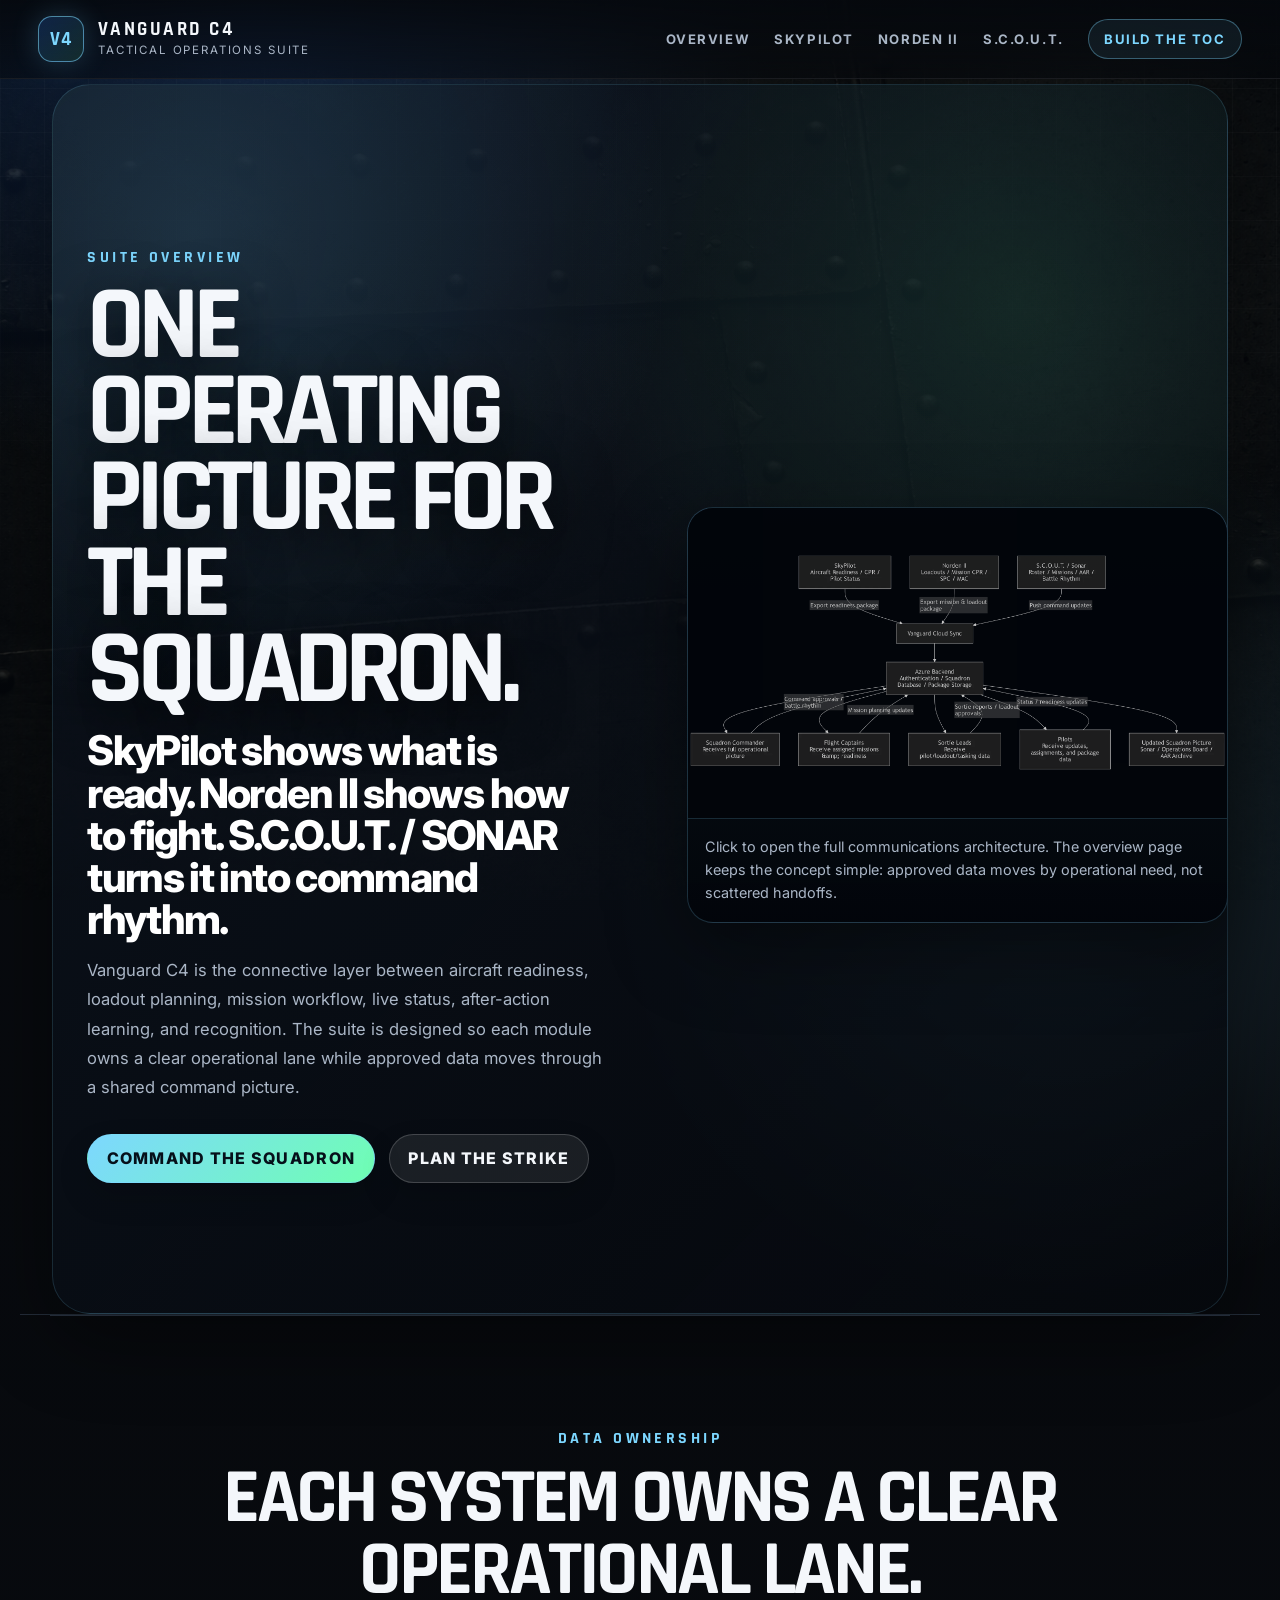
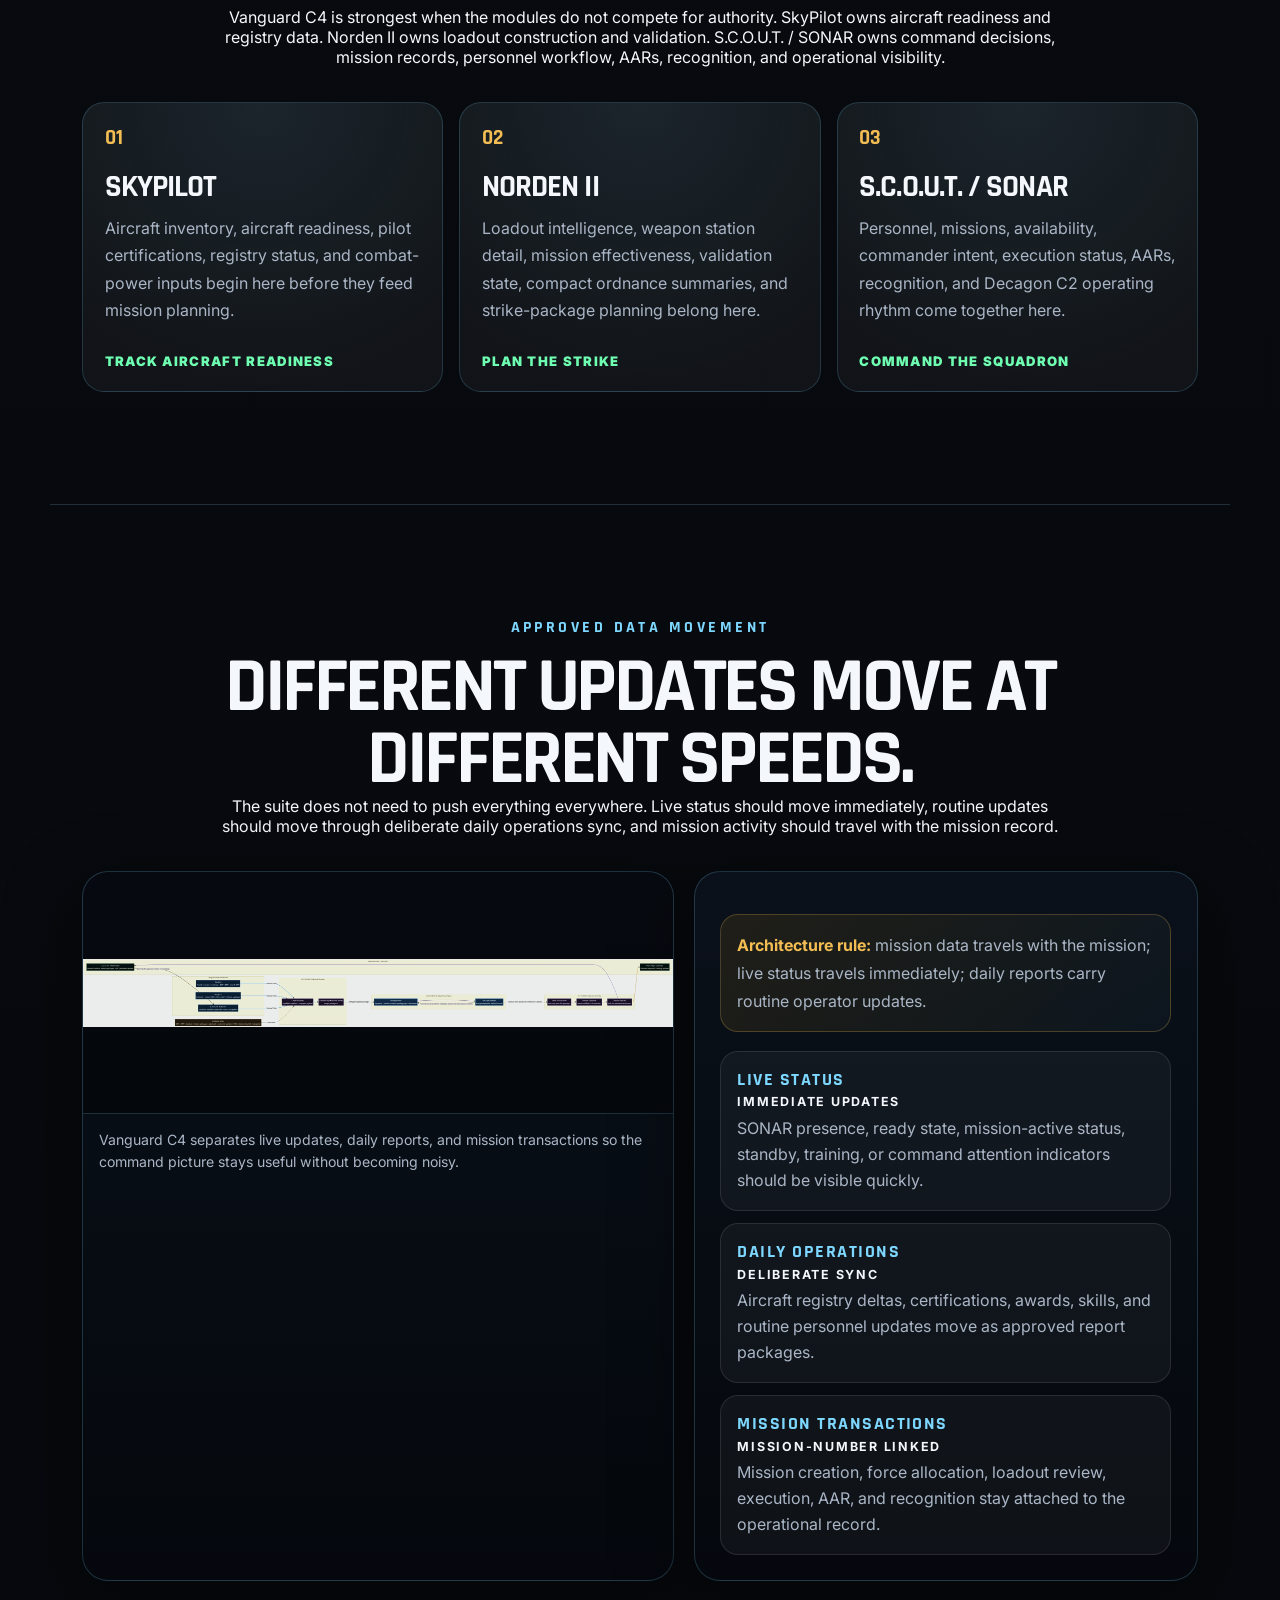
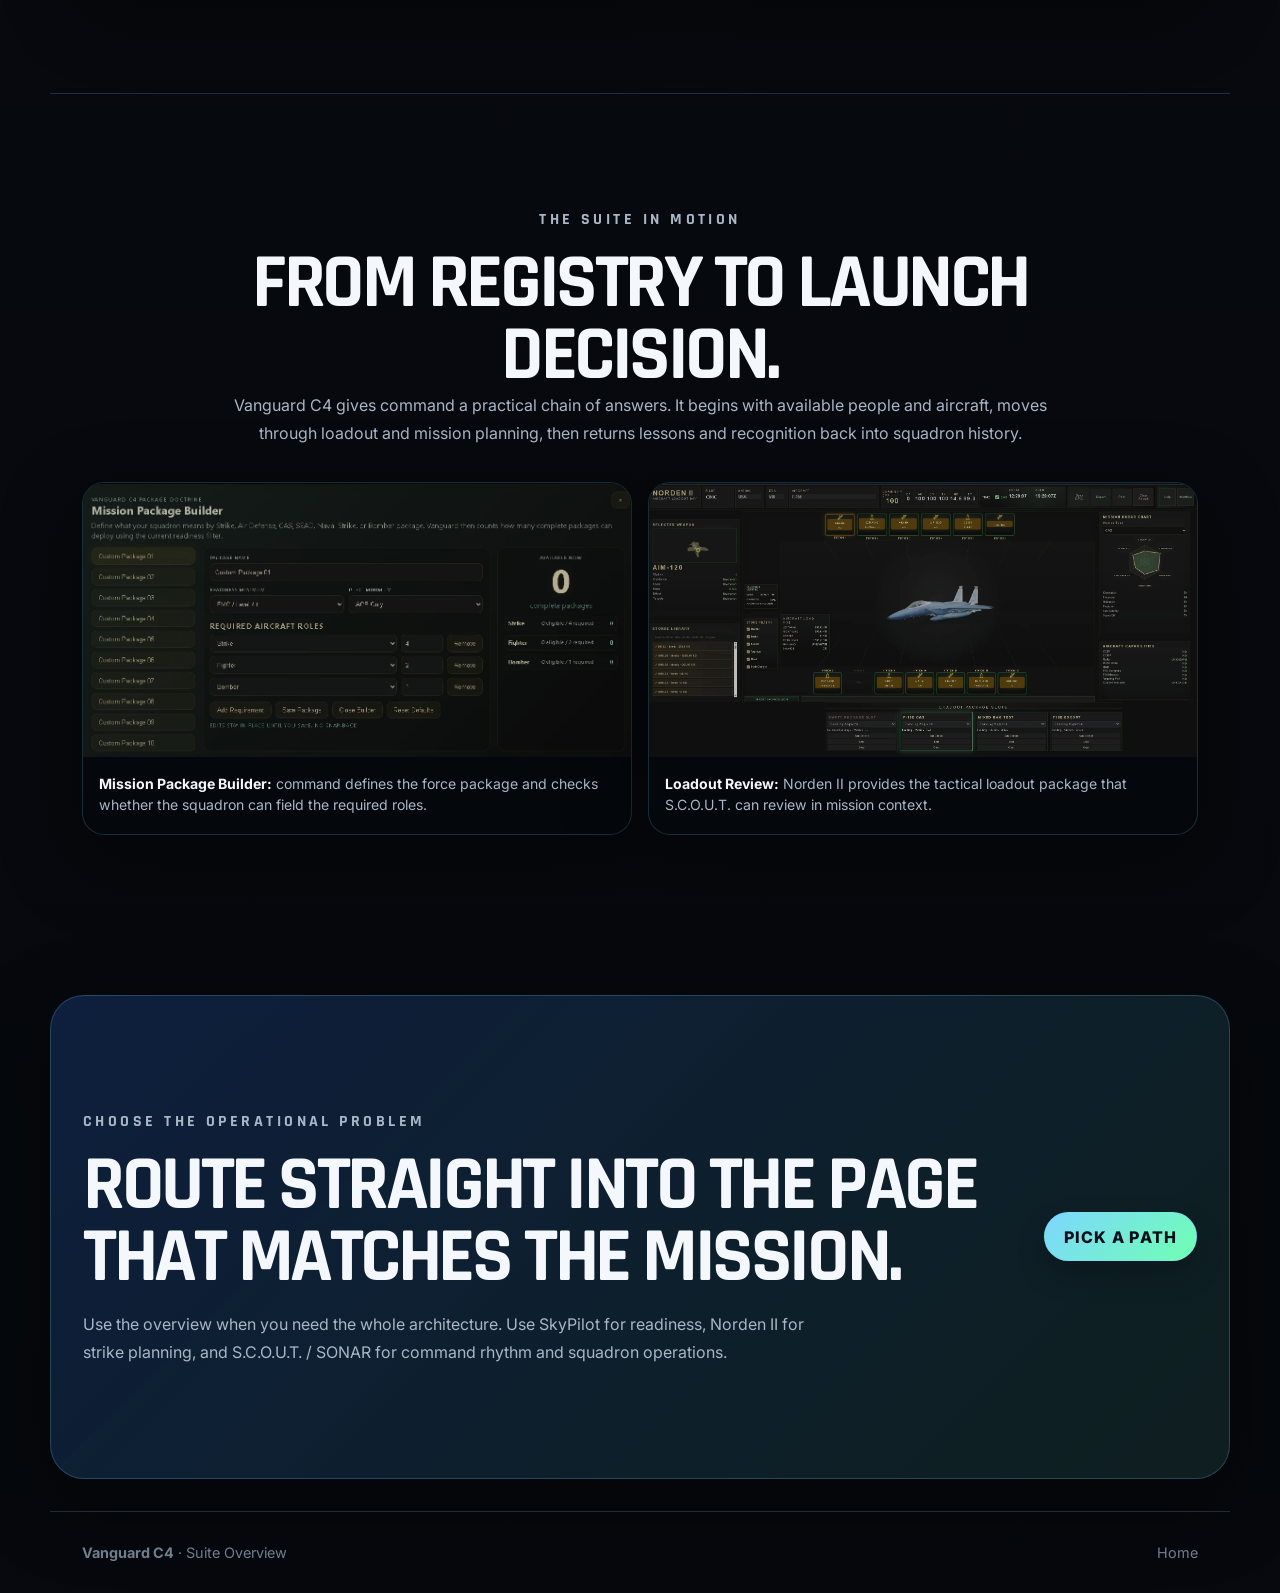
<file: overview.html>
<!doctype html>
<html lang="en">
<head>
  <meta charset="UTF-8">
  <meta name="viewport" content="width=device-width, initial-scale=1.0">
  <meta name="description" content="Vanguard C4 overview: how SkyPilot, Norden II, and S.C.O.U.T./SONAR connect into a squadron tactical operations suite with cloud-sync architecture.">
  <title>Vanguard C4 Overview | Connected Tactical Operations Suite</title>
  <link rel="preconnect" href="https://fonts.googleapis.com">
  <link rel="preconnect" href="https://fonts.gstatic.com" crossorigin>
  <link href="https://fonts.googleapis.com/css2?family=Inter:wght@400;500;600;700;800;900&family=Rajdhani:wght@500;600;700&display=swap" rel="stylesheet">
  <link rel="stylesheet" href="style.css">
</head>
<body>
  <header class="site-header" aria-label="Primary navigation">
    <a class="brand-lockup" href="index.html" aria-label="Vanguard C4 home">
      <span class="brand-mark">V4</span>
      <span>
        <strong>Vanguard C4</strong>
        <em>Tactical Operations Suite</em>
      </span>
    </a>
    <nav class="nav-links" aria-label="Product navigation">
      <a href="overview.html">Overview</a>
      <a href="skypilot.html">SkyPilot</a>
      <a href="norden-ii.html">Norden II</a>
      <a href="scout-sonar.html">S.C.O.U.T.</a>
      <a href="index.html#system" class="nav-cta">Build the TOC</a>
    </nav>
  </header>

  <main class="subpage-main">
    <section class="product-hero suite-hero" aria-labelledby="overview-title">
      <div class="product-hero-copy">
        <p class="eyebrow">Suite Overview</p>
        <h1 id="overview-title">One operating picture for the squadron.</h1>
        <p class="hero-kicker">SkyPilot shows what is ready. Norden II shows how to fight. S.C.O.U.T. / SONAR turns it into command rhythm.</p>
        <p class="hero-copy">Vanguard C4 is the connective layer between aircraft readiness, loadout planning, mission workflow, live status, after-action learning, and recognition. The suite is designed so each module owns a clear operational lane while approved data moves through a shared command picture.</p>
        <div class="hero-actions">
          <a class="button primary" href="scout-sonar.html">Command the Squadron</a>
          <a class="button secondary" href="norden-ii.html">Plan the Strike</a>
        </div>
      </div>
      <figure class="product-hero-visual architecture-proof">
        <a href="assets/vanguard_c4_comm_architecture_vertical_clean_trimmed.png" target="_blank" rel="noopener" aria-label="Open full Vanguard C4 communications architecture diagram">
          <img src="assets/vanguard_cloud_sync_diagram.webp" alt="Vanguard C4 cloud sync architecture connecting SkyPilot, Norden II, S.C.O.U.T., Azure backend, and squadron roles">
        </a>
        <figcaption>Click to open the full communications architecture. The overview page keeps the concept simple: approved data moves by operational need, not scattered handoffs.</figcaption>
      </figure>
    </section>

    <section class="section split-intel" aria-labelledby="ownership-title">
      <div class="section-heading centered">
        <p class="eyebrow">Data Ownership</p>
        <h2 id="ownership-title">Each system owns a clear operational lane.</h2>
        <p>Vanguard C4 is strongest when the modules do not compete for authority. SkyPilot owns aircraft readiness and registry data. Norden II owns loadout construction and validation. S.C.O.U.T. / SONAR owns command decisions, mission records, personnel workflow, AARs, recognition, and operational visibility.</p>
      </div>
      <div class="ownership-grid">
        <article>
          <span>01</span>
          <h3>SkyPilot</h3>
          <p>Aircraft inventory, aircraft readiness, pilot certifications, registry status, and combat-power inputs begin here before they feed mission planning.</p>
          <a class="text-link" href="skypilot.html">Track Aircraft Readiness</a>
        </article>
        <article>
          <span>02</span>
          <h3>Norden II</h3>
          <p>Loadout intelligence, weapon station detail, mission effectiveness, validation state, compact ordnance summaries, and strike-package planning belong here.</p>
          <a class="text-link" href="norden-ii.html">Plan the Strike</a>
        </article>
        <article>
          <span>03</span>
          <h3>S.C.O.U.T. / SONAR</h3>
          <p>Personnel, missions, availability, commander intent, execution status, AARs, recognition, and Decagon C2 operating rhythm come together here.</p>
          <a class="text-link" href="scout-sonar.html">Command the Squadron</a>
        </article>
      </div>
    </section>

    <section class="section sync-section" aria-labelledby="movement-title">
      <div class="section-heading centered">
        <p class="eyebrow">Approved Data Movement</p>
        <h2 id="movement-title">Different updates move at different speeds.</h2>
        <p>The suite does not need to push everything everywhere. Live status should move immediately, routine updates should move through deliberate daily operations sync, and mission activity should travel with the mission record.</p>
      </div>
      <div class="sync-layout">
        <figure class="sync-diagram">
          <img src="assets/vanguard_data_movement_flow.webp" alt="Vanguard C4 approved data movement flow across suite modules">
          <figcaption>Vanguard C4 separates live updates, daily reports, and mission transactions so the command picture stays useful without becoming noisy.</figcaption>
        </figure>
        <div class="sync-copy">
          <p class="doctrine-note"><strong>Architecture rule:</strong> mission data travels with the mission; live status travels immediately; daily reports carry routine operator updates.</p>
          <div class="sync-pipeline">
            <article>
              <span>Live Status</span>
              <strong>Immediate updates</strong>
              <p>SONAR presence, ready state, mission-active status, standby, training, or command attention indicators should be visible quickly.</p>
            </article>
            <article>
              <span>Daily Operations</span>
              <strong>Deliberate sync</strong>
              <p>Aircraft registry deltas, certifications, awards, skills, and routine personnel updates move as approved report packages.</p>
            </article>
            <article>
              <span>Mission Transactions</span>
              <strong>Mission-number linked</strong>
              <p>Mission creation, force allocation, loadout review, execution, AAR, and recognition stay attached to the operational record.</p>
            </article>
          </div>
        </div>
      </div>
    </section>

    <section class="section proof-section" aria-labelledby="suite-proof-title">
      <div class="section-heading centered">
        <p class="eyebrow">The Suite in Motion</p>
        <h2 id="suite-proof-title">From registry to launch decision.</h2>
        <p>Vanguard C4 gives command a practical chain of answers. It begins with available people and aircraft, moves through loadout and mission planning, then returns lessons and recognition back into squadron history.</p>
      </div>
      <div class="proof-grid two-up">
        <figure class="screen-card">
          <img src="assets/vanguard_mission_package_builder.webp" alt="Mission package builder defining role requirements for a squadron operation">
          <figcaption><strong>Mission Package Builder:</strong> command defines the force package and checks whether the squadron can field the required roles.</figcaption>
        </figure>
        <figure class="screen-card">
          <img src="assets/norden_loadout_manager_primary.webp" alt="Norden II loadout manager with aircraft stations, mission radar, and package information">
          <figcaption><strong>Loadout Review:</strong> Norden II provides the tactical loadout package that S.C.O.U.T. can review in mission context.</figcaption>
        </figure>
      </div>
    </section>

    <section class="mission-banner subpage-cta" aria-labelledby="overview-cta-title">
      <div>
        <p class="eyebrow">Choose the operational problem</p>
        <h2 id="overview-cta-title">Route straight into the page that matches the mission.</h2>
        <p>Use the overview when you need the whole architecture. Use SkyPilot for readiness, Norden II for strike planning, and S.C.O.U.T. / SONAR for command rhythm and squadron operations.</p>
      </div>
      <a class="button primary" href="index.html#system">Pick a Path</a>
    </section>
  </main>

  <footer class="site-footer">
    <p><strong>Vanguard C4</strong> · Suite Overview</p>
    <p><a href="index.html">Home</a></p>
  </footer>
</body>
</html>
</file>
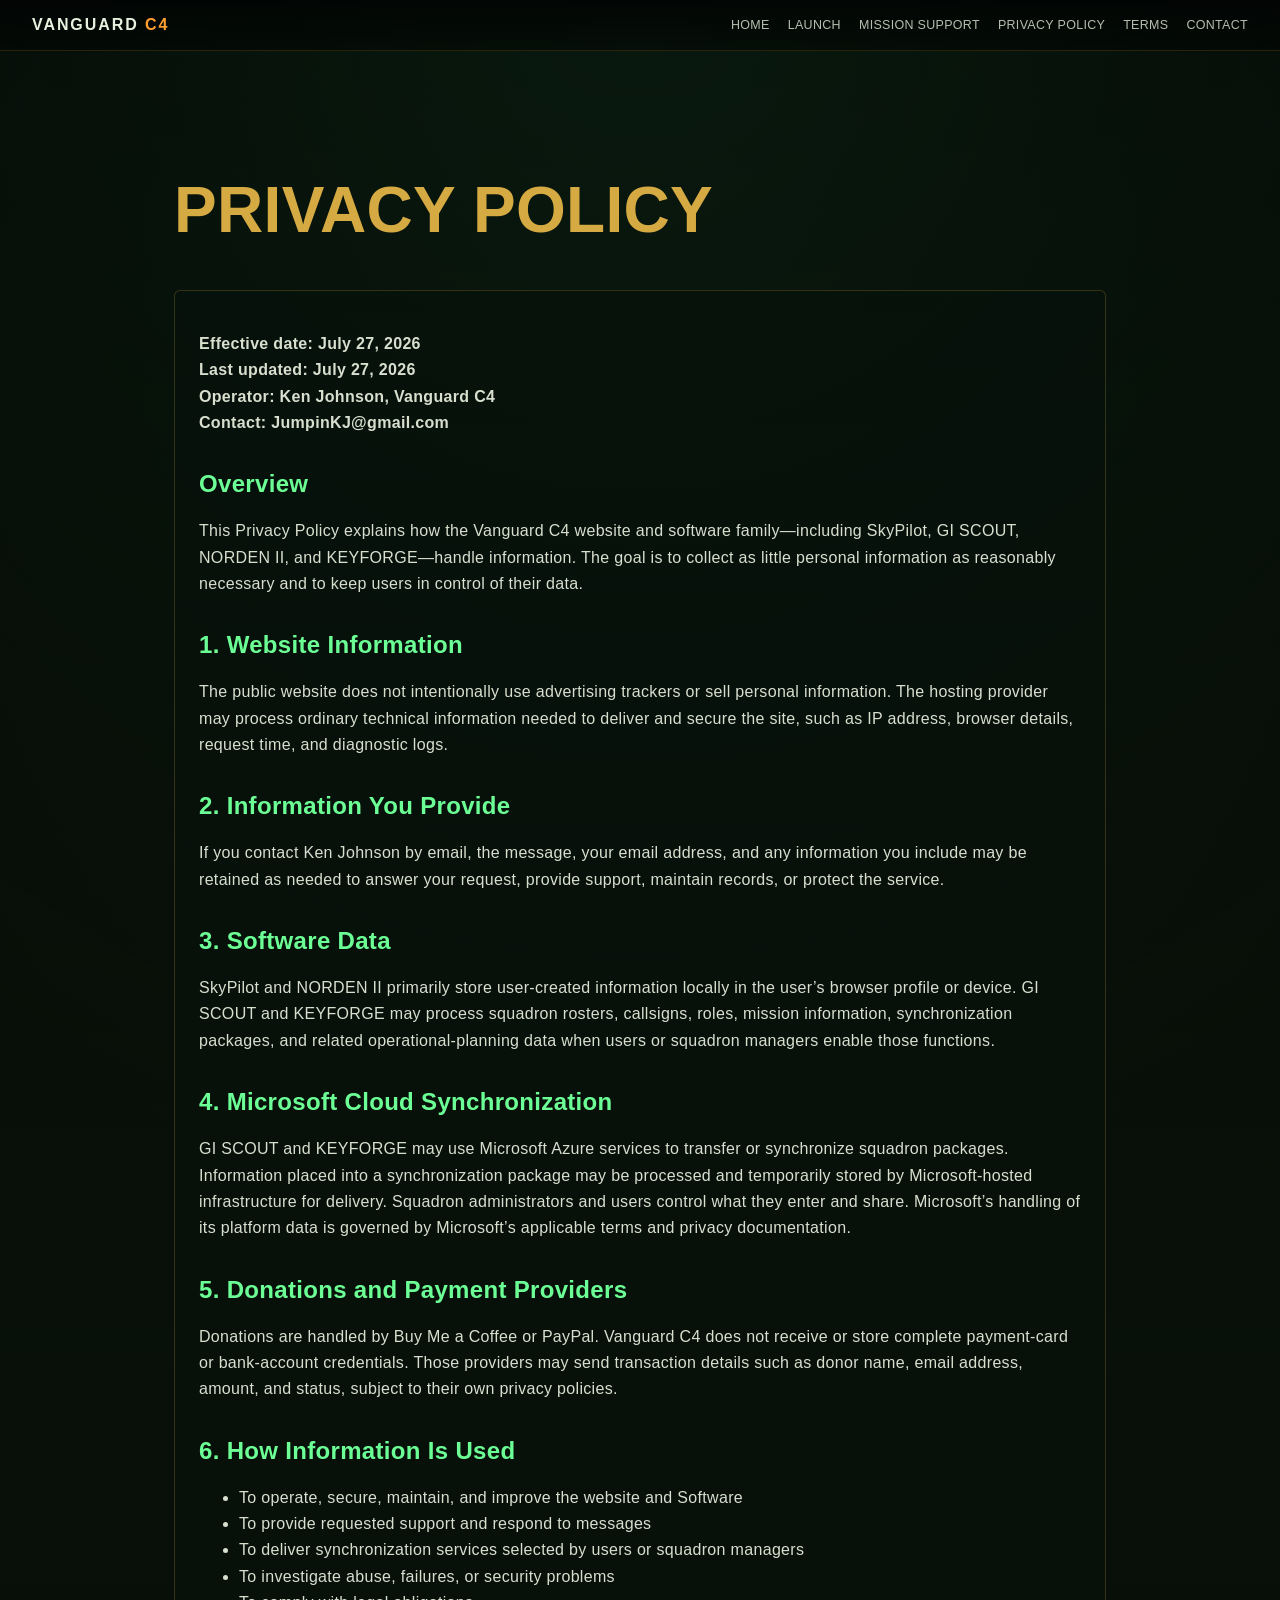
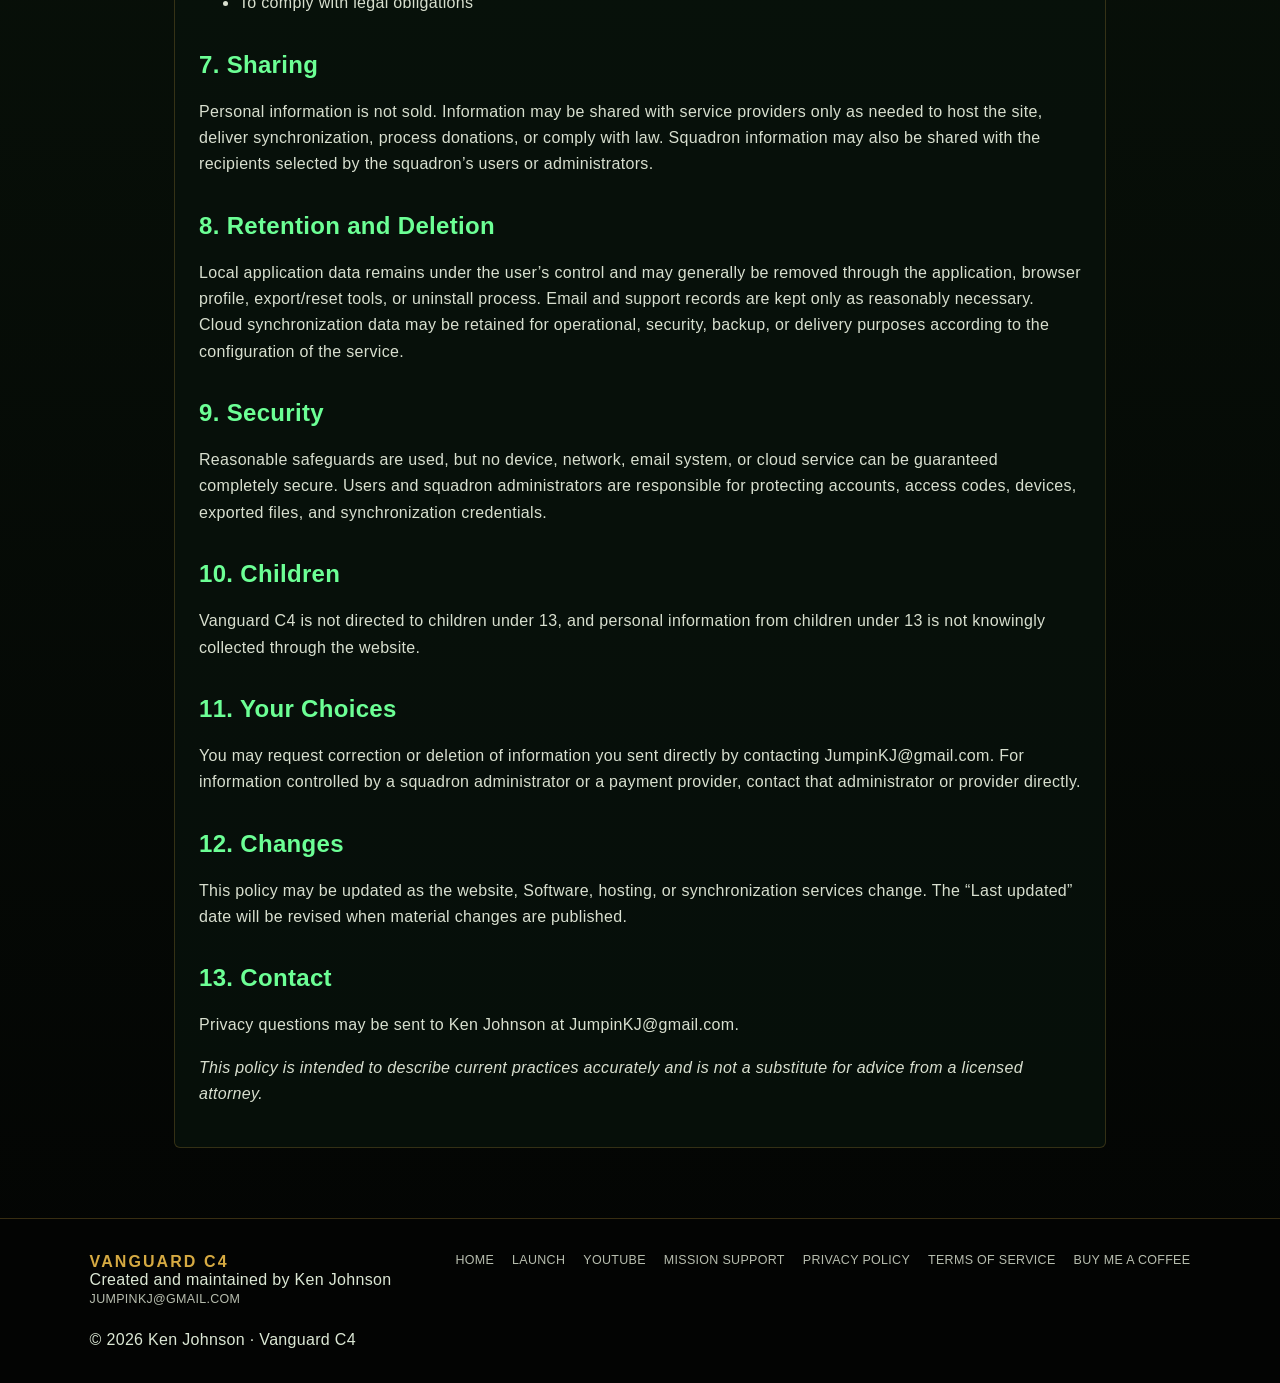
<file: privacy.html>
<!doctype html>
<html lang="en">
<head>
  <meta charset="utf-8" />
  <meta name="viewport" content="width=device-width, initial-scale=1" />
  <title>Privacy Policy | Vanguard C4</title>
  <link rel="stylesheet" href="css/styles.css" />
</head>
<body>
<header class="site-header">
  <a class="brand" href="index.html">VANGUARD <span>C4</span></a>
  <nav>
    <a href="index.html">Home</a>
    <a href="index.html#store">Launch</a>
    <a href="support.html">Mission Support</a>
    <a href="privacy.html">Privacy Policy</a>
    <a href="terms.html">Terms</a>
    <a href="mailto:JumpinKJ@gmail.com">Contact</a>
  </nav>
</header>
<main class="legal-page">
  <h1>Privacy Policy</h1>
  <div class="legal-box">

    <p><strong>Effective date: July 27, 2026<br />
    Last updated: July 27, 2026<br />
    Operator: Ken Johnson, Vanguard C4<br />
    Contact: <a href="mailto:JumpinKJ@gmail.com">JumpinKJ@gmail.com</a></strong></p>

    <h2>Overview</h2>
    <p>This Privacy Policy explains how the Vanguard C4 website and software family—including SkyPilot, GI SCOUT, NORDEN II, and KEYFORGE—handle information. The goal is to collect as little personal information as reasonably necessary and to keep users in control of their data.</p>

    <h2>1. Website Information</h2>
    <p>The public website does not intentionally use advertising trackers or sell personal information. The hosting provider may process ordinary technical information needed to deliver and secure the site, such as IP address, browser details, request time, and diagnostic logs.</p>

    <h2>2. Information You Provide</h2>
    <p>If you contact Ken Johnson by email, the message, your email address, and any information you include may be retained as needed to answer your request, provide support, maintain records, or protect the service.</p>

    <h2>3. Software Data</h2>
    <p>SkyPilot and NORDEN II primarily store user-created information locally in the user’s browser profile or device. GI SCOUT and KEYFORGE may process squadron rosters, callsigns, roles, mission information, synchronization packages, and related operational-planning data when users or squadron managers enable those functions.</p>

    <h2>4. Microsoft Cloud Synchronization</h2>
    <p>GI SCOUT and KEYFORGE may use Microsoft Azure services to transfer or synchronize squadron packages. Information placed into a synchronization package may be processed and temporarily stored by Microsoft-hosted infrastructure for delivery. Squadron administrators and users control what they enter and share. Microsoft’s handling of its platform data is governed by Microsoft’s applicable terms and privacy documentation.</p>

    <h2>5. Donations and Payment Providers</h2>
    <p>Donations are handled by Buy Me a Coffee or PayPal. Vanguard C4 does not receive or store complete payment-card or bank-account credentials. Those providers may send transaction details such as donor name, email address, amount, and status, subject to their own privacy policies.</p>

    <h2>6. How Information Is Used</h2>
    <ul>
      <li>To operate, secure, maintain, and improve the website and Software</li>
      <li>To provide requested support and respond to messages</li>
      <li>To deliver synchronization services selected by users or squadron managers</li>
      <li>To investigate abuse, failures, or security problems</li>
      <li>To comply with legal obligations</li>
    </ul>

    <h2>7. Sharing</h2>
    <p>Personal information is not sold. Information may be shared with service providers only as needed to host the site, deliver synchronization, process donations, or comply with law. Squadron information may also be shared with the recipients selected by the squadron’s users or administrators.</p>

    <h2>8. Retention and Deletion</h2>
    <p>Local application data remains under the user’s control and may generally be removed through the application, browser profile, export/reset tools, or uninstall process. Email and support records are kept only as reasonably necessary. Cloud synchronization data may be retained for operational, security, backup, or delivery purposes according to the configuration of the service.</p>

    <h2>9. Security</h2>
    <p>Reasonable safeguards are used, but no device, network, email system, or cloud service can be guaranteed completely secure. Users and squadron administrators are responsible for protecting accounts, access codes, devices, exported files, and synchronization credentials.</p>

    <h2>10. Children</h2>
    <p>Vanguard C4 is not directed to children under 13, and personal information from children under 13 is not knowingly collected through the website.</p>

    <h2>11. Your Choices</h2>
    <p>You may request correction or deletion of information you sent directly by contacting <a href="mailto:JumpinKJ@gmail.com">JumpinKJ@gmail.com</a>. For information controlled by a squadron administrator or a payment provider, contact that administrator or provider directly.</p>

    <h2>12. Changes</h2>
    <p>This policy may be updated as the website, Software, hosting, or synchronization services change. The “Last updated” date will be revised when material changes are published.</p>

    <h2>13. Contact</h2>
    <p>Privacy questions may be sent to Ken Johnson at <a href="mailto:JumpinKJ@gmail.com">JumpinKJ@gmail.com</a>.</p>

    <p><em>This policy is intended to describe current practices accurately and is not a substitute for advice from a licensed attorney.</em></p>

  </div>
</main>
<footer class="site-footer">
  <div>
    <strong>Vanguard C4</strong><br />
    Created and maintained by Ken Johnson<br />
    <a href="mailto:JumpinKJ@gmail.com">JumpinKJ@gmail.com</a>
  </div>
  <nav>
    <a href="index.html">Home</a>
    <a href="index.html#store">Launch</a>
    <a href="https://www.youtube.com/@KennethJohnson-w4l" target="_blank" rel="noopener">YouTube</a>
    <a href="support.html">Mission Support</a>
    <a href="privacy.html">Privacy Policy</a>
    <a href="terms.html">Terms of Service</a>
    <a href="https://buymeacoffee.com/vanguardc4" target="_blank" rel="noopener">Buy Me a Coffee</a>
  </nav>
  <span>© 2026 Ken Johnson · Vanguard C4</span>
</footer>
</body>
</html>
</file>
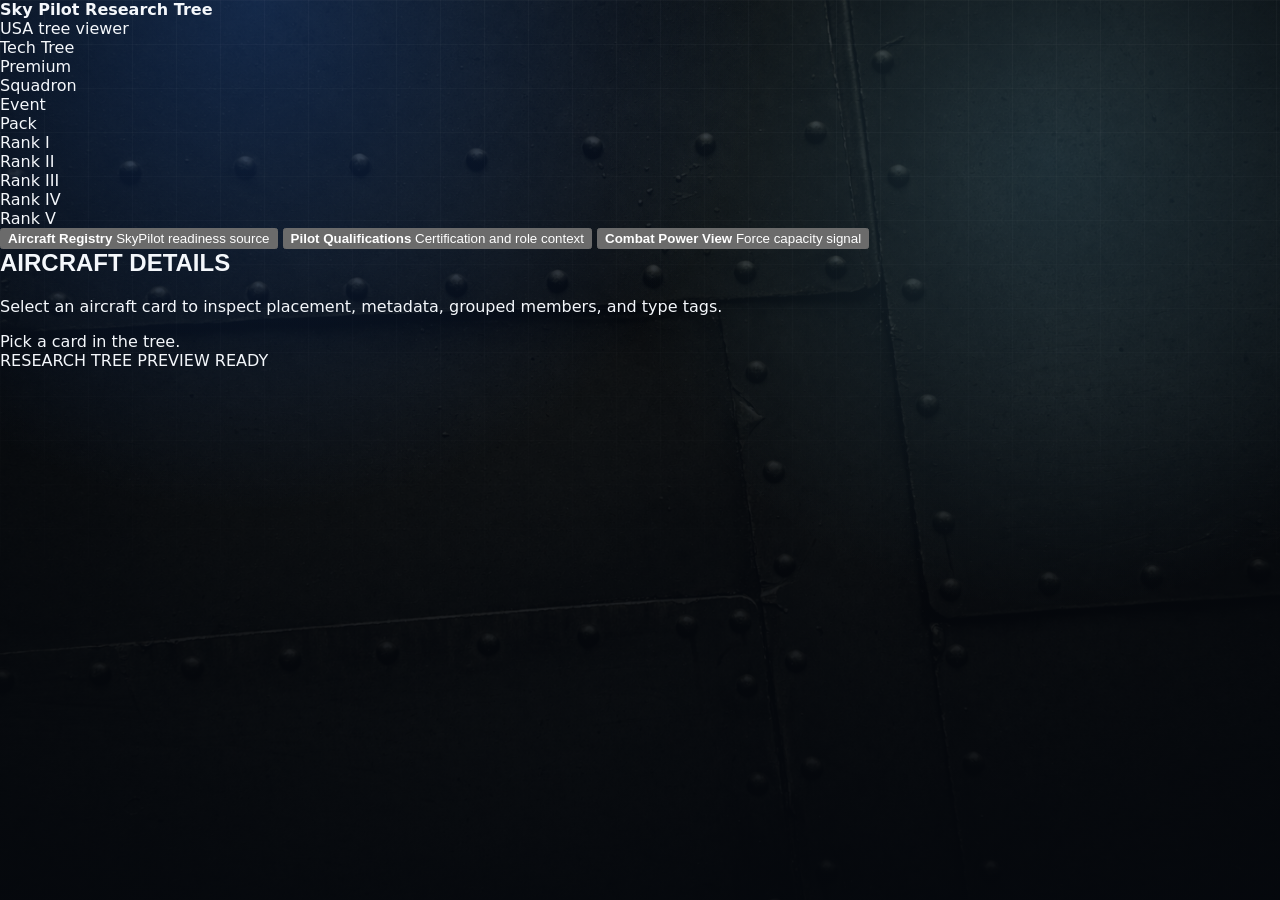
<file: research.html>
<!DOCTYPE html>
<html lang="en">
<head>
  <meta charset="UTF-8" />
  <meta name="viewport" content="width=device-width, initial-scale=1.0" />
  <title>Sky Pilot Research Tree</title>
  <link rel="stylesheet" href="style.css" />
</head>
<body>
  <div class="app">
    <section class="main">
      <div class="toolbar">
        <div>
          <strong>Sky Pilot Research Tree</strong><br />
          <span>USA tree viewer</span>
        </div>

        <div class="legend">
          <div class="pill"><span class="dot standard"></span> Tech Tree</div>
          <div class="pill"><span class="dot premium"></span> Premium</div>
          <div class="pill"><span class="dot squadron"></span> Squadron</div>
          <div class="pill"><span class="dot event"></span> Event</div>
          <div class="pill"><span class="dot pack"></span> Pack</div>
        </div>
      </div>

      <div class="tree-scroll">
        <div class="tree-shell" id="treeShell">
          <div class="tree-grid"></div>
          <div class="rank-layer" id="rankLayer"></div>
          <div class="edge-layer" id="edgeLayer"></div>
          <div class="node-layer" id="nodeLayer"></div>
        </div>
      </div>
    </section>

    <aside class="sidebar">
      <div class="sidebar-head">
        <h2>Aircraft Details</h2>
        <p>Select an aircraft card to inspect placement, metadata, grouped members, and type tags.</p>
      </div>

      <div class="detail" id="detailPanel">
        <div class="empty-state">Pick a card in the tree.</div>
      </div>
    </aside>
  </div>

  <div class="status" id="statusBox">SCRIPT BOOTED</div>

  <script src="engine.js"></script>
</body>
</html>
</file>
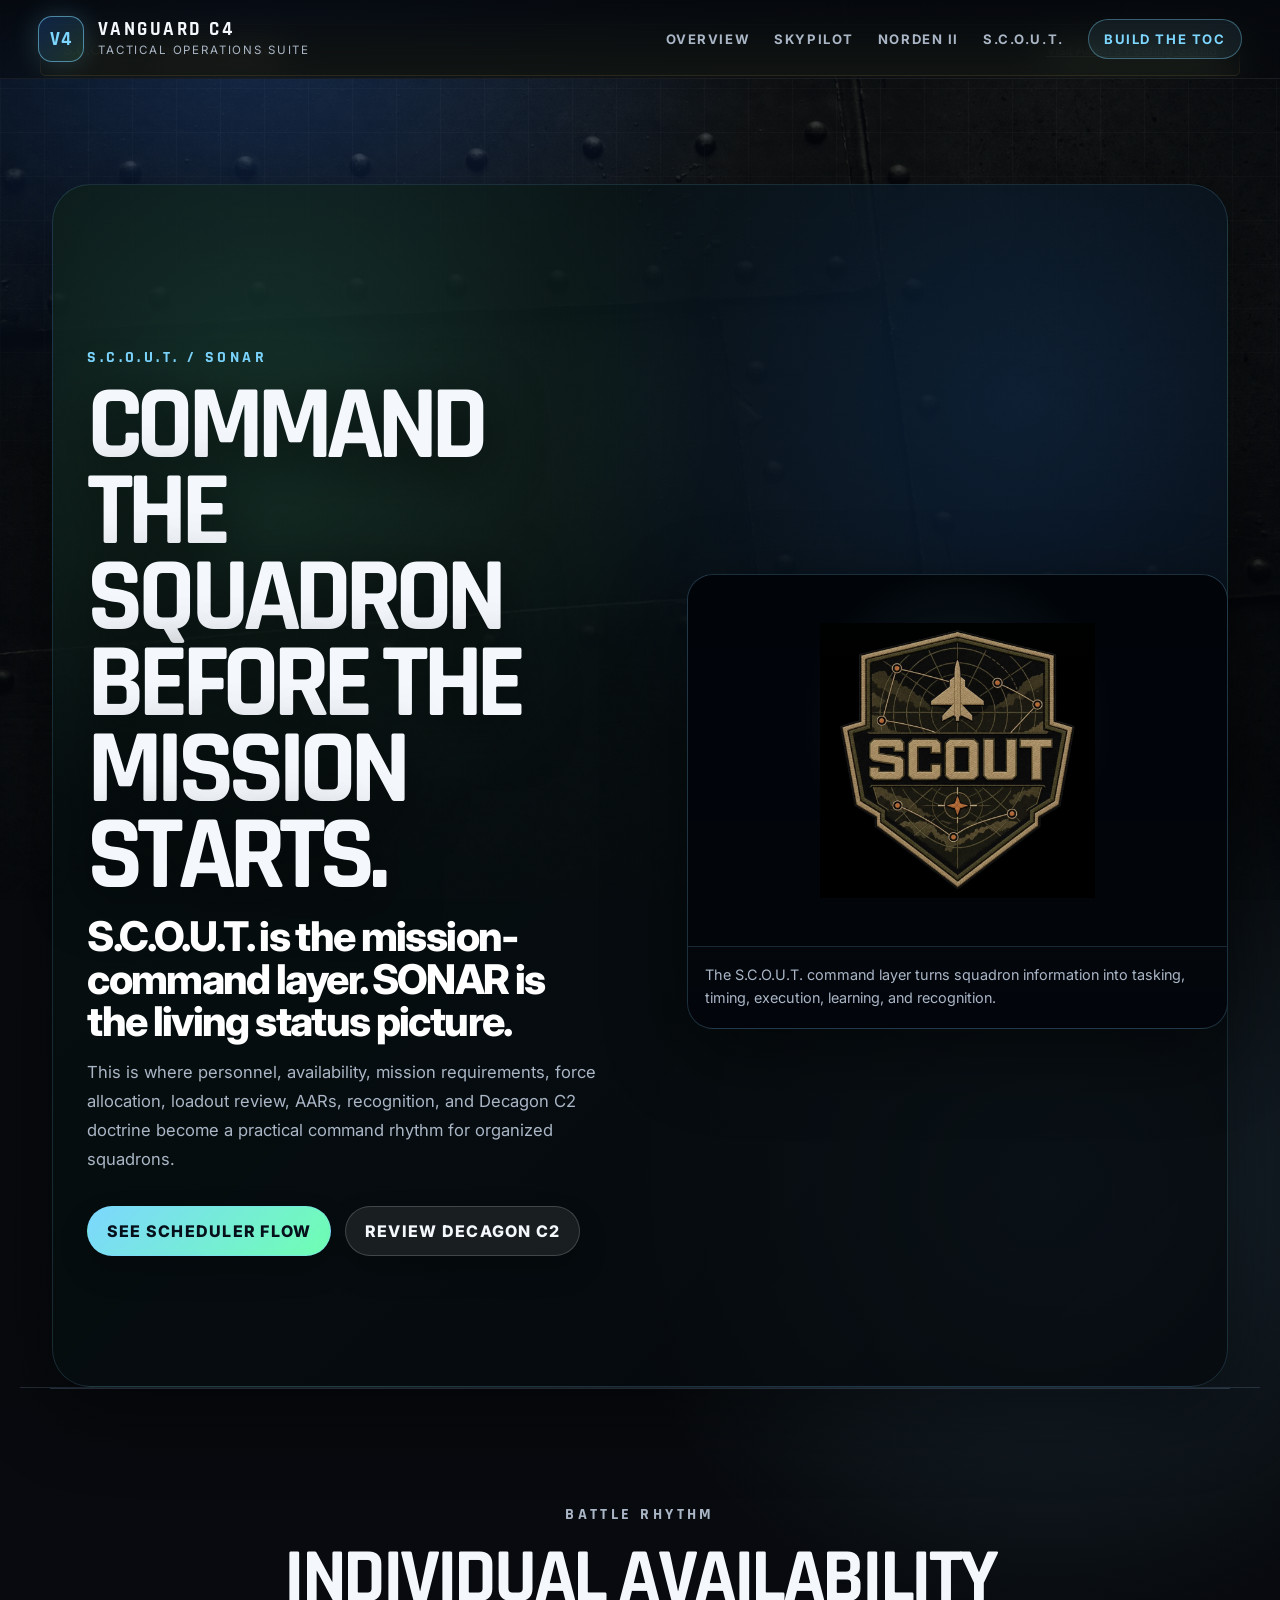
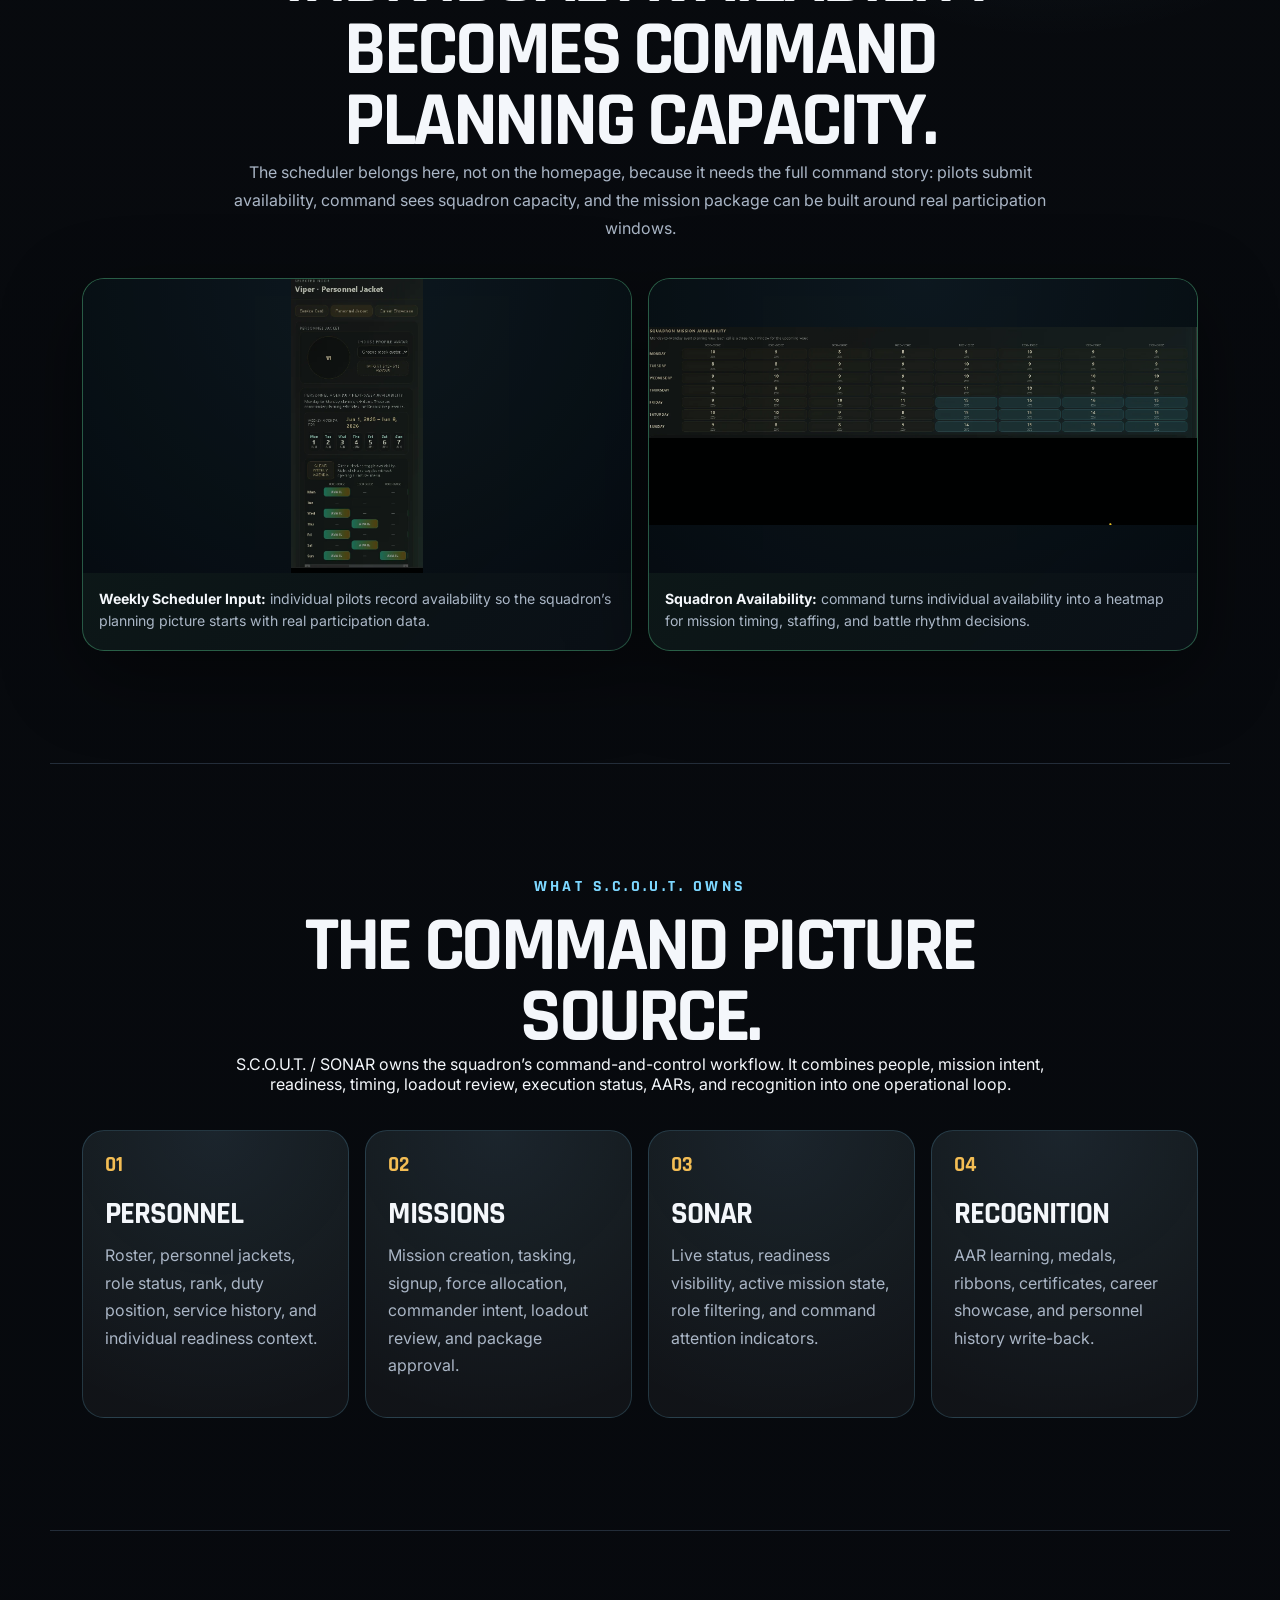
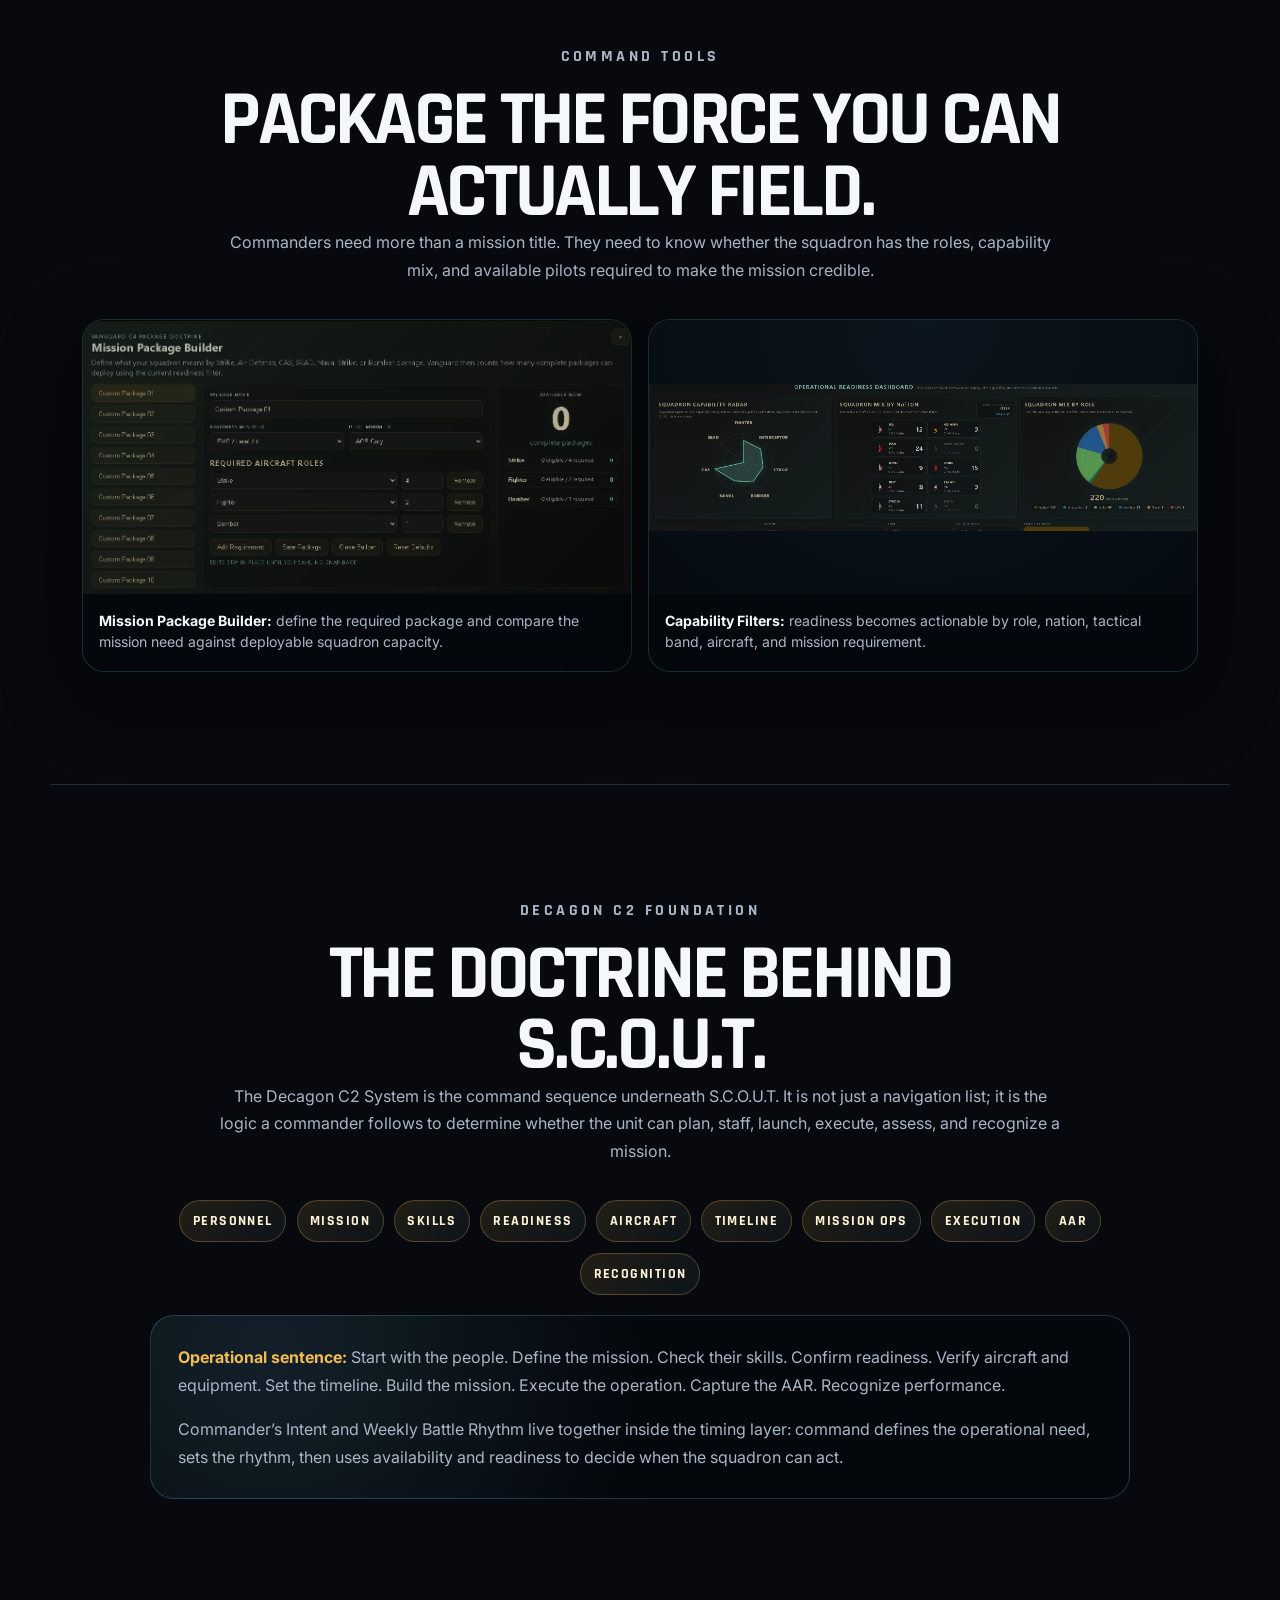
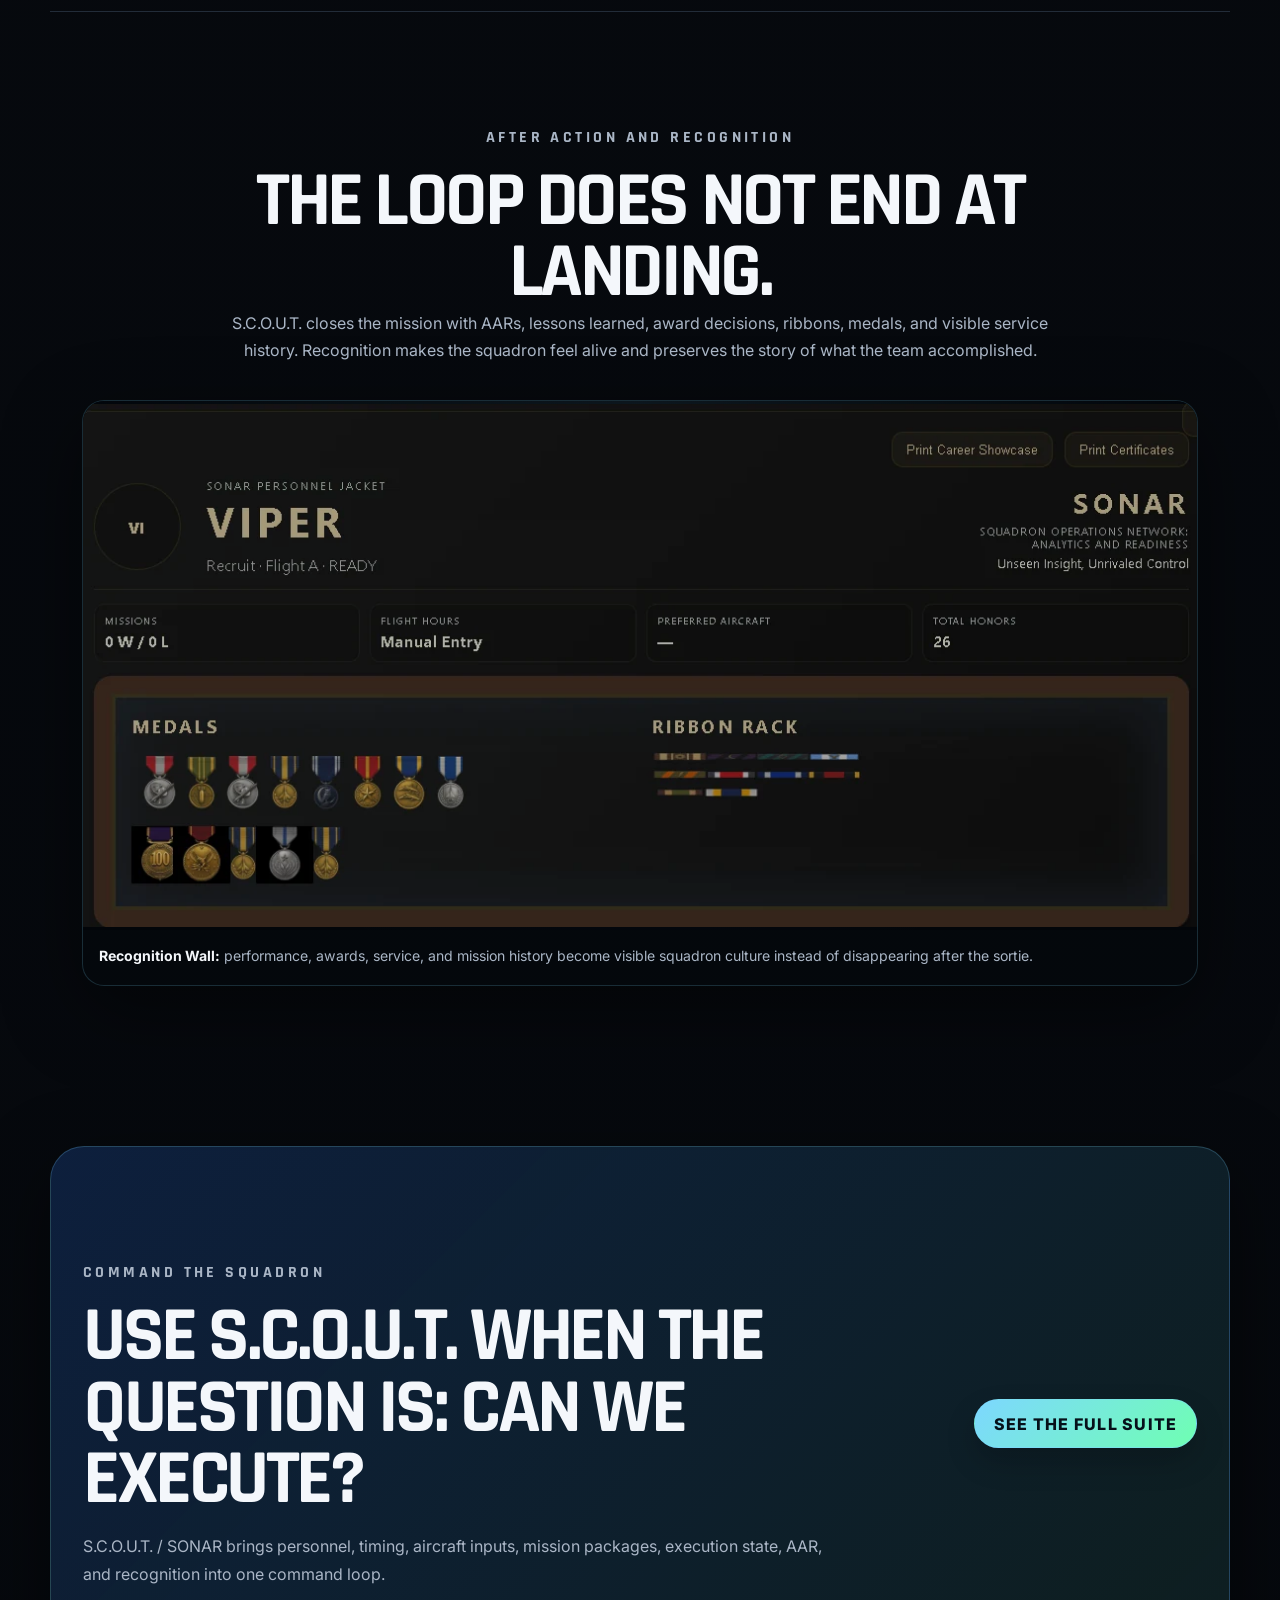
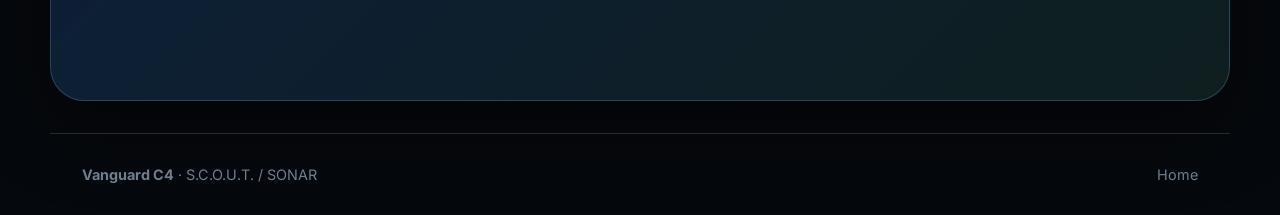
<file: scout-sonar.html>
<!doctype html>
<html lang="en">
<head>
  <meta charset="UTF-8">
  <meta name="viewport" content="width=device-width, initial-scale=1.0">
  <meta name="description" content="S.C.O.U.T./SONAR is the Vanguard C4 squadron command layer for personnel, missions, weekly scheduler, availability, AARs, recognition, and Decagon C2 integration.">
  <title>S.C.O.U.T. / SONAR | Squadron Command Layer</title>
  <link rel="preconnect" href="https://fonts.googleapis.com">
  <link rel="preconnect" href="https://fonts.gstatic.com" crossorigin>
  <link href="https://fonts.googleapis.com/css2?family=Inter:wght@400;500;600;700;800;900&family=Rajdhani:wght@500;600;700&display=swap" rel="stylesheet">
  <link rel="stylesheet" href="style.css">
  <link rel="stylesheet" href="assets/css/site-update.css">
</head>
<body>
  <header class="site-header" aria-label="Primary navigation">
    <a class="brand-lockup" href="index.html" aria-label="Vanguard C4 home">
      <span class="brand-mark">V4</span>
      <span>
        <strong>Vanguard C4</strong>
        <em>Tactical Operations Suite</em>
      </span>
    </a>
    <nav class="nav-links" aria-label="Product navigation">
      <a href="overview.html">Overview</a>
      <a href="skypilot.html">SkyPilot</a>
      <a href="norden-ii.html">Norden II</a>
      <a href="scout-sonar.html">S.C.O.U.T.</a>
      <a href="index.html#system" class="nav-cta">Build the TOC</a>
    </nav>
  </header>
<aside class="construction-notice"><strong>S.C.O.U.T. — Under construction</strong><a href="aiden/index.html">Visit Aiden’s Fearing Gorilla</a></aside>

  <main class="subpage-main">
    <section class="product-hero scout-hero" aria-labelledby="scout-title">
      <div class="product-hero-copy">
        <p class="eyebrow">S.C.O.U.T. / SONAR</p>
        <h1 id="scout-title">Command the squadron before the mission starts.</h1>
        <p class="hero-kicker">S.C.O.U.T. is the mission-command layer. SONAR is the living status picture.</p>
        <p class="hero-copy">This is where personnel, availability, mission requirements, force allocation, loadout review, AARs, recognition, and Decagon C2 doctrine become a practical command rhythm for organized squadrons.</p>
        <div class="hero-actions">
          <a class="button primary" href="#scheduler-proof">See Scheduler Flow</a>
          <a class="button secondary" href="#decagon">Review Decagon C2</a>
        </div>
      </div>
      <figure class="product-hero-visual module-emblem-panel scout-emblem">
        <img src="assets/scout_logo_concept_03_patch.webp" alt="S.C.O.U.T. reconnaissance and tasking patch">
        <figcaption>The S.C.O.U.T. command layer turns squadron information into tasking, timing, execution, learning, and recognition.</figcaption>
      </figure>
    </section>

    <section class="screen-section subpage-proof" id="scheduler-proof" aria-labelledby="scheduler-title">
      <div class="section-heading centered">
        <p class="eyebrow">Battle Rhythm</p>
        <h2 id="scheduler-title">Individual availability becomes command planning capacity.</h2>
        <p>The scheduler belongs here, not on the homepage, because it needs the full command story: pilots submit availability, command sees squadron capacity, and the mission package can be built around real participation windows.</p>
      </div>
      <div class="proof-grid two-up">
        <figure class="screen-card hero-proof">
          <img src="assets/sonar_weekly_scheduler_input.webp" alt="S.C.O.U.T. individual weekly scheduler input screen">
          <figcaption><strong>Weekly Scheduler Input:</strong> individual pilots record availability so the squadron’s planning picture starts with real participation data.</figcaption>
        </figure>
        <figure class="screen-card hero-proof">
          <img src="assets/sonar_squadron_availability.webp" alt="S.C.O.U.T. squadron mission availability heatmap">
          <figcaption><strong>Squadron Availability:</strong> command turns individual availability into a heatmap for mission timing, staffing, and battle rhythm decisions.</figcaption>
        </figure>
      </div>
    </section>

    <section class="section split-intel" aria-labelledby="scout-owns-title">
      <div class="section-heading centered">
        <p class="eyebrow">What S.C.O.U.T. Owns</p>
        <h2 id="scout-owns-title">The command picture source.</h2>
        <p>S.C.O.U.T. / SONAR owns the squadron’s command-and-control workflow. It combines people, mission intent, readiness, timing, loadout review, execution status, AARs, and recognition into one operational loop.</p>
      </div>
      <div class="ownership-grid four-up">
        <article>
          <span>01</span>
          <h3>Personnel</h3>
          <p>Roster, personnel jackets, role status, rank, duty position, service history, and individual readiness context.</p>
        </article>
        <article>
          <span>02</span>
          <h3>Missions</h3>
          <p>Mission creation, tasking, signup, force allocation, commander intent, loadout review, and package approval.</p>
        </article>
        <article>
          <span>03</span>
          <h3>SONAR</h3>
          <p>Live status, readiness visibility, active mission state, role filtering, and command attention indicators.</p>
        </article>
        <article>
          <span>04</span>
          <h3>Recognition</h3>
          <p>AAR learning, medals, ribbons, certificates, career showcase, and personnel history write-back.</p>
        </article>
      </div>
    </section>

    <section class="section proof-section" aria-labelledby="command-tools-title">
      <div class="section-heading centered">
        <p class="eyebrow">Command Tools</p>
        <h2 id="command-tools-title">Package the force you can actually field.</h2>
        <p>Commanders need more than a mission title. They need to know whether the squadron has the roles, capability mix, and available pilots required to make the mission credible.</p>
      </div>
      <div class="proof-grid two-up">
        <figure class="screen-card">
          <img src="assets/vanguard_mission_package_builder.webp" alt="Mission package builder showing required strike, fighter, and bomber roles">
          <figcaption><strong>Mission Package Builder:</strong> define the required package and compare the mission need against deployable squadron capacity.</figcaption>
        </figure>
        <figure class="screen-card">
          <img src="assets/squadron_capability_radar_filters.webp" alt="Capability radar and filters for nation mix, role, tactical band, aircraft, and mission requirement">
          <figcaption><strong>Capability Filters:</strong> readiness becomes actionable by role, nation, tactical band, aircraft, and mission requirement.</figcaption>
        </figure>
      </div>
    </section>

    <section class="section decagon-section" id="decagon" aria-labelledby="decagon-title">
      <div class="section-heading centered">
        <p class="eyebrow">Decagon C2 Foundation</p>
        <h2 id="decagon-title">The doctrine behind S.C.O.U.T.</h2>
        <p>The Decagon C2 System is the command sequence underneath S.C.O.U.T. It is not just a navigation list; it is the logic a commander follows to determine whether the unit can plan, staff, launch, execute, assess, and recognize a mission.</p>
      </div>
      <div class="decagon-loop" aria-label="Decagon C2 command sequence">
        <span>Personnel</span>
        <span>Mission</span>
        <span>Skills</span>
        <span>Readiness</span>
        <span>Aircraft</span>
        <span>Timeline</span>
        <span>Mission Ops</span>
        <span>Execution</span>
        <span>AAR</span>
        <span>Recognition</span>
      </div>
      <div class="doctrine-panel">
        <p><strong>Operational sentence:</strong> Start with the people. Define the mission. Check their skills. Confirm readiness. Verify aircraft and equipment. Set the timeline. Build the mission. Execute the operation. Capture the AAR. Recognize performance.</p>
        <p>Commander’s Intent and Weekly Battle Rhythm live together inside the timing layer: command defines the operational need, sets the rhythm, then uses availability and readiness to decide when the squadron can act.</p>
      </div>
    </section>

    <section class="section proof-section" aria-labelledby="recognition-title">
      <div class="section-heading centered">
        <p class="eyebrow">After Action and Recognition</p>
        <h2 id="recognition-title">The loop does not end at landing.</h2>
        <p>S.C.O.U.T. closes the mission with AARs, lessons learned, award decisions, ribbons, medals, and visible service history. Recognition makes the squadron feel alive and preserves the story of what the team accomplished.</p>
      </div>
      <figure class="screen-card wide-proof">
        <img src="assets/sonar_recognition_wall_primary.webp" alt="SONAR recognition wall and career showcase with medals and ribbons">
        <figcaption><strong>Recognition Wall:</strong> performance, awards, service, and mission history become visible squadron culture instead of disappearing after the sortie.</figcaption>
      </figure>
    </section>

    <section class="mission-banner subpage-cta" aria-labelledby="scout-cta-title">
      <div>
        <p class="eyebrow">Command the squadron</p>
        <h2 id="scout-cta-title">Use S.C.O.U.T. when the question is: can we execute?</h2>
        <p>S.C.O.U.T. / SONAR brings personnel, timing, aircraft inputs, mission packages, execution state, AAR, and recognition into one command loop.</p>
      </div>
      <a class="button primary" href="overview.html">See the Full Suite</a>
    </section>
  </main>

  <footer class="site-footer">
    <p><strong>Vanguard C4</strong> · S.C.O.U.T. / SONAR</p>
    <p><a href="index.html">Home</a></p>
  </footer>
</body>
</html>
</file>
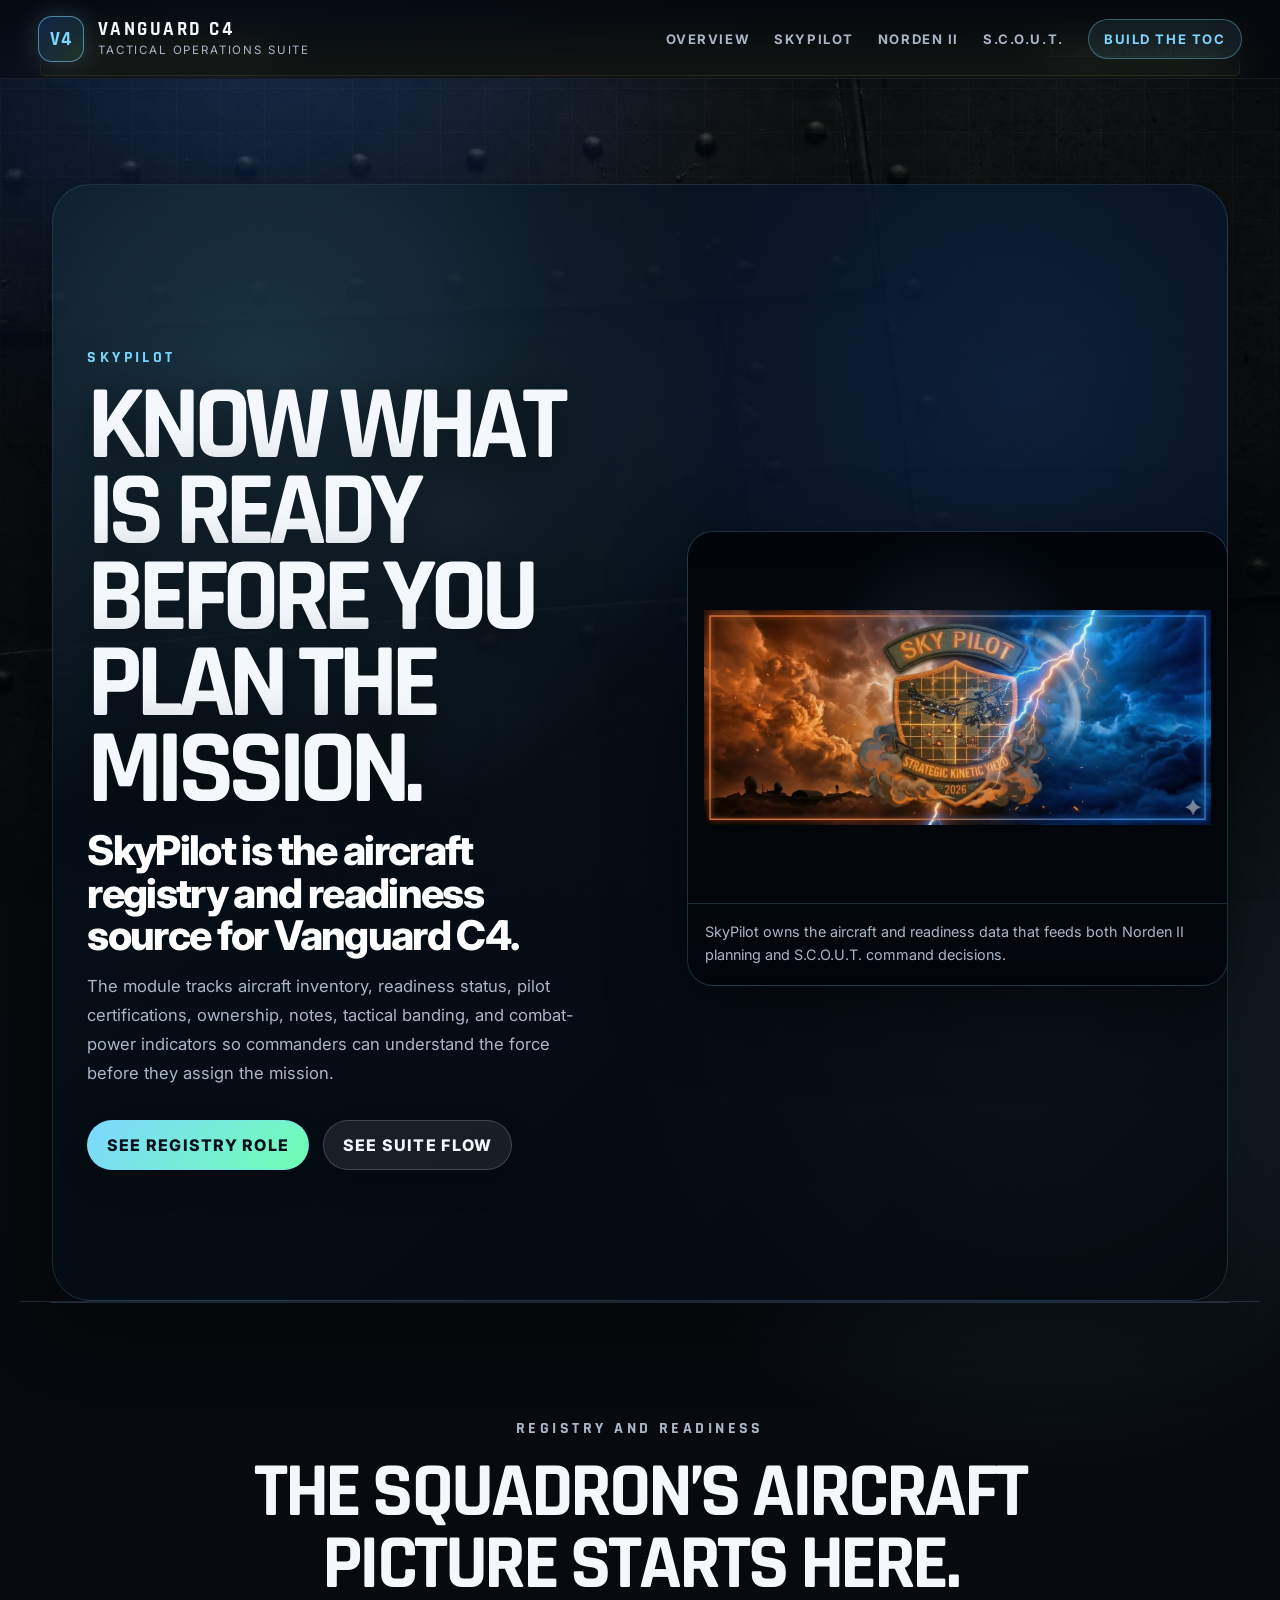
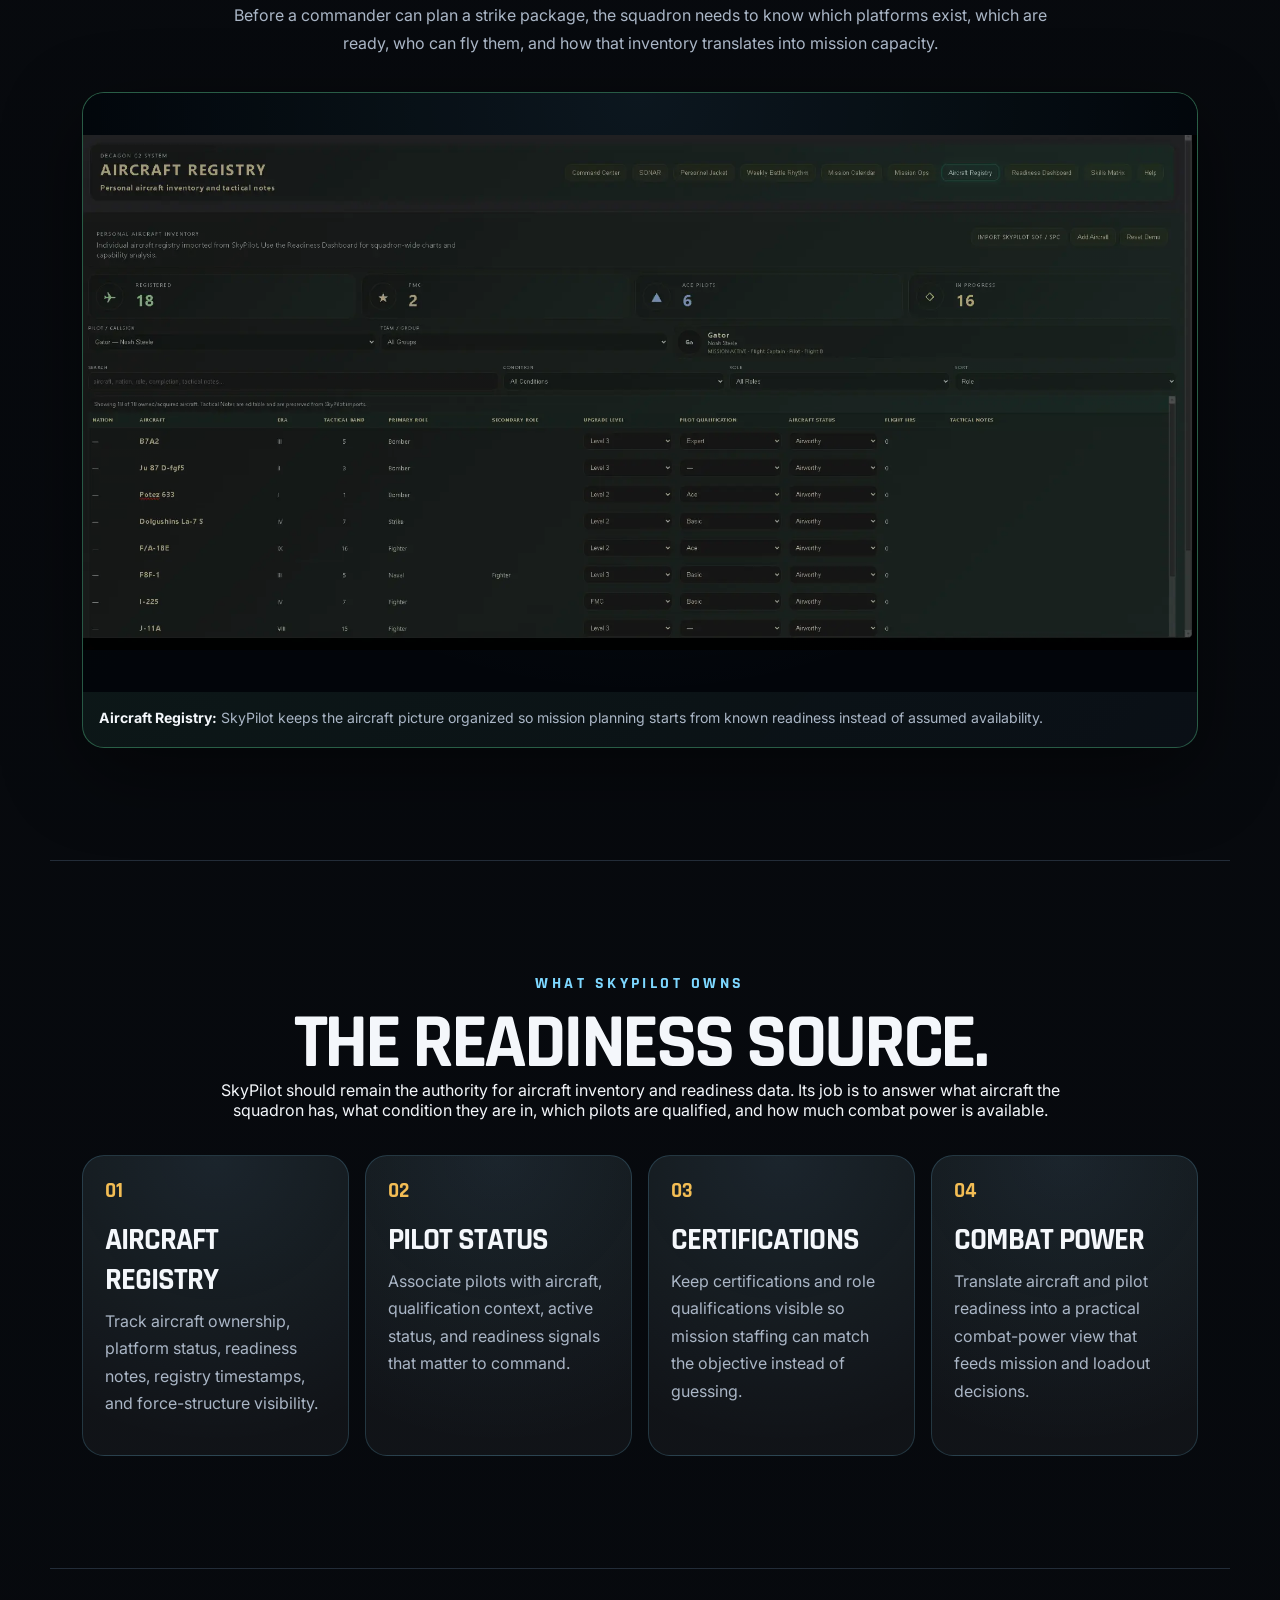
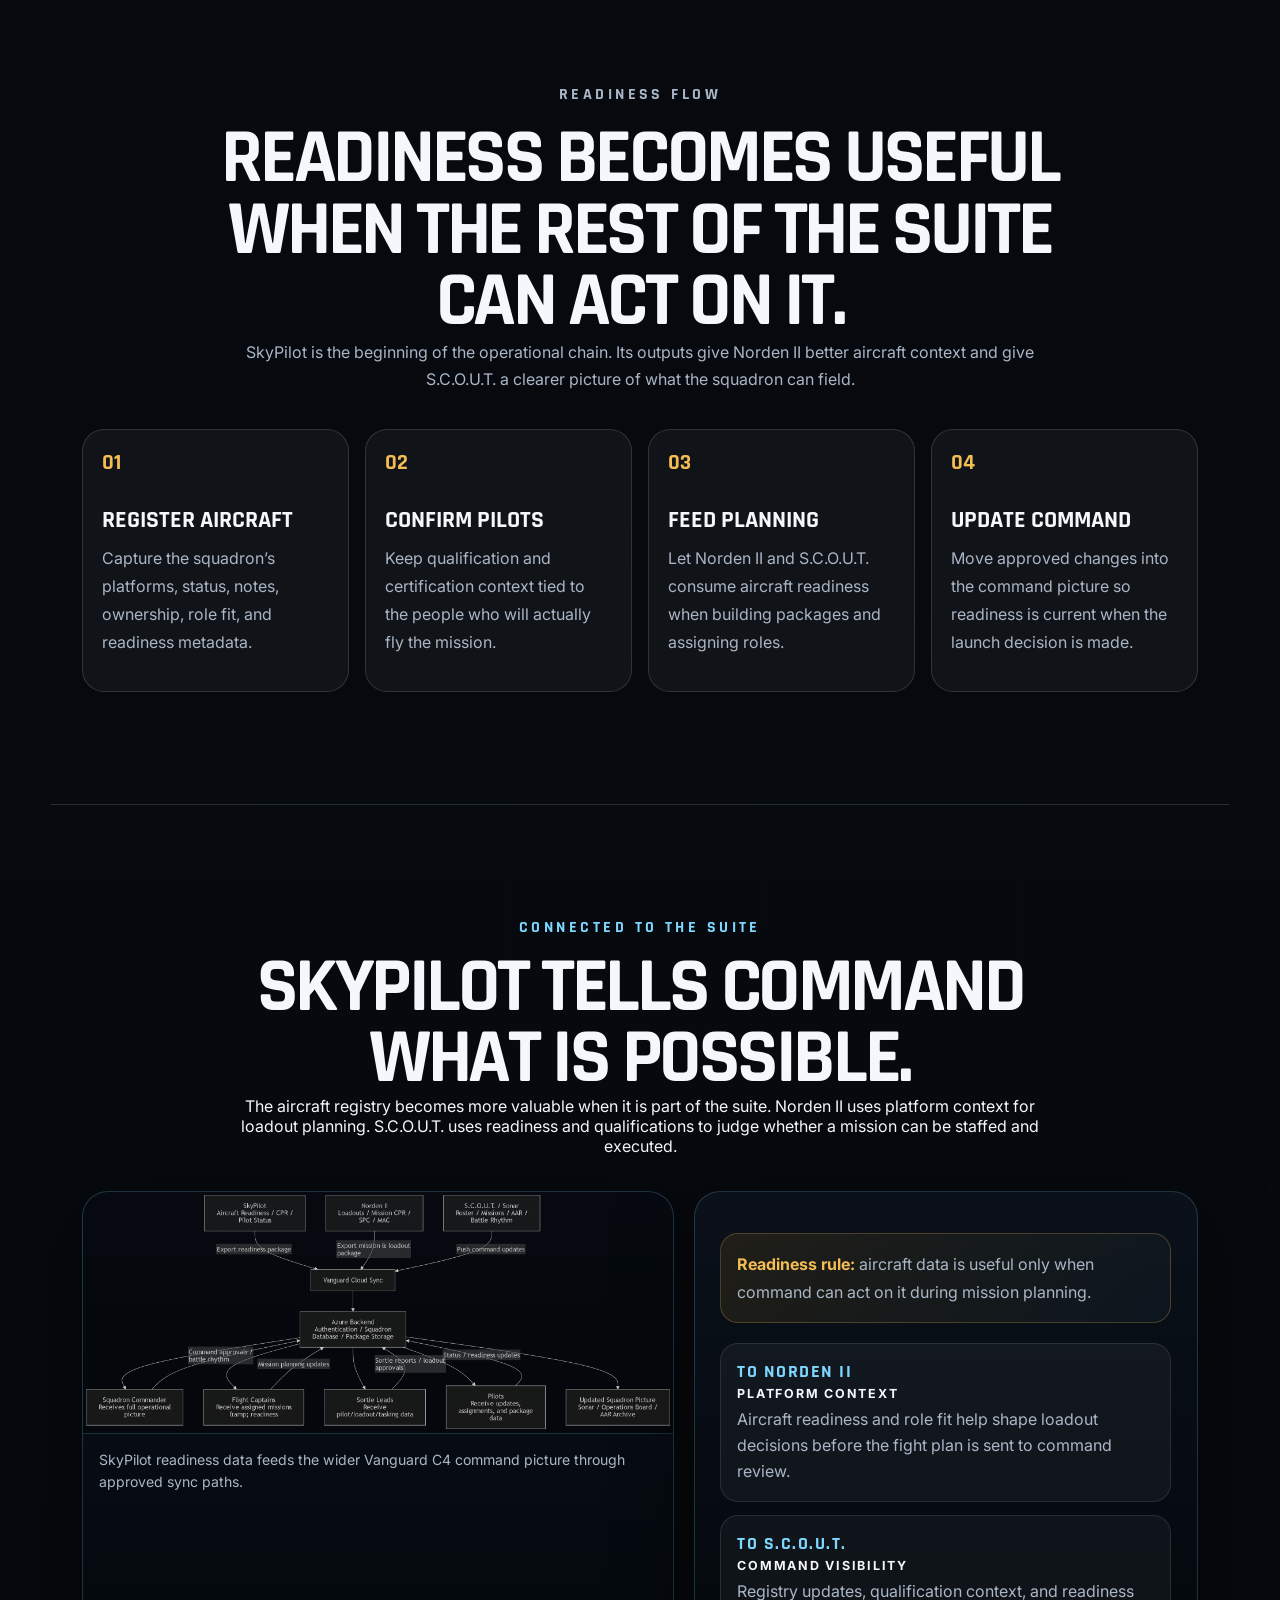
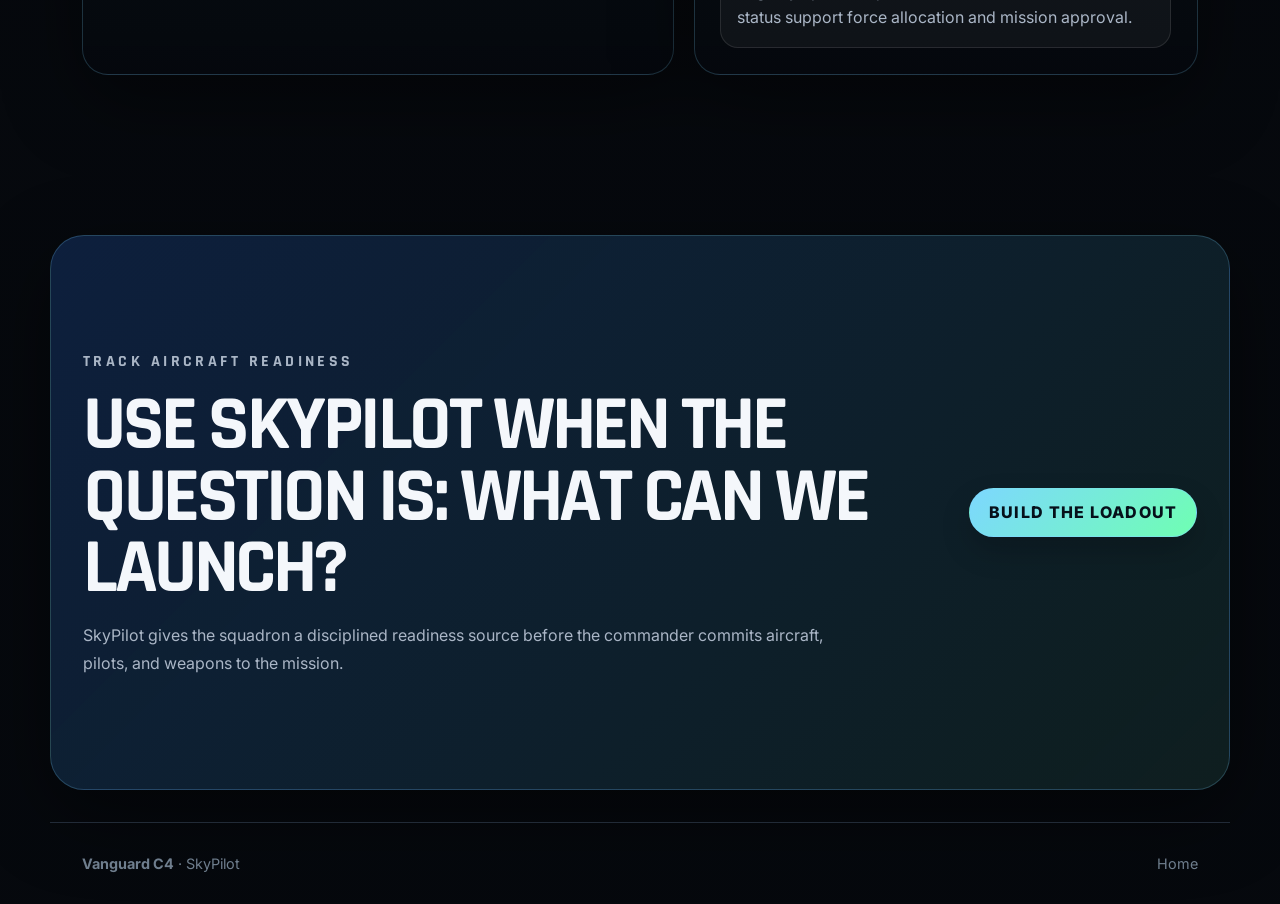
<file: skypilot.html>
<!doctype html>
<html lang="en">
<head>
  <meta charset="UTF-8">
  <meta name="viewport" content="width=device-width, initial-scale=1.0">
  <meta name="description" content="SkyPilot is the Vanguard C4 aircraft registry and readiness module for tracking aircraft status, pilot certifications, squadron readiness, and combat power.">
  <title>SkyPilot | Aircraft Registry and Readiness</title>
  <link rel="preconnect" href="https://fonts.googleapis.com">
  <link rel="preconnect" href="https://fonts.gstatic.com" crossorigin>
  <link href="https://fonts.googleapis.com/css2?family=Inter:wght@400;500;600;700;800;900&family=Rajdhani:wght@500;600;700&display=swap" rel="stylesheet">
  <link rel="stylesheet" href="style.css">
  <link rel="stylesheet" href="assets/css/site-update.css">
</head>
<body>
  <header class="site-header" aria-label="Primary navigation">
    <a class="brand-lockup" href="index.html" aria-label="Vanguard C4 home">
      <span class="brand-mark">V4</span>
      <span>
        <strong>Vanguard C4</strong>
        <em>Tactical Operations Suite</em>
      </span>
    </a>
    <nav class="nav-links" aria-label="Product navigation">
      <a href="overview.html">Overview</a>
      <a href="skypilot.html">SkyPilot</a>
      <a href="norden-ii.html">Norden II</a>
      <a href="scout-sonar.html">S.C.O.U.T.</a>
      <a href="index.html#system" class="nav-cta">Build the TOC</a>
    </nav>
  </header>
<aside class="construction-notice"><strong>SkyPilot — Under construction</strong><a href="aiden/index.html">Visit Aiden’s Fearing Gorilla</a></aside>

  <main class="subpage-main">
    <section class="product-hero skypilot-hero" aria-labelledby="skypilot-title">
      <div class="product-hero-copy">
        <p class="eyebrow">SkyPilot</p>
        <h1 id="skypilot-title">Know what is ready before you plan the mission.</h1>
        <p class="hero-kicker">SkyPilot is the aircraft registry and readiness source for Vanguard C4.</p>
        <p class="hero-copy">The module tracks aircraft inventory, readiness status, pilot certifications, ownership, notes, tactical banding, and combat-power indicators so commanders can understand the force before they assign the mission.</p>
        <div class="hero-actions">
          <a class="button primary" href="#registry-proof">See Registry Role</a>
          <a class="button secondary" href="overview.html">See Suite Flow</a>
        </div>
      </div>
      <figure class="product-hero-visual module-emblem-panel">
        <video autoplay muted loop playsinline poster="assets/sky_pilot_banner_optimized.webp">
          <source src="assets/sky_pilot_logo.mp4" type="video/mp4">
        </video>
        <figcaption>SkyPilot owns the aircraft and readiness data that feeds both Norden II planning and S.C.O.U.T. command decisions.</figcaption>
      </figure>
    </section>

    <section class="screen-section subpage-proof" id="registry-proof" aria-labelledby="registry-title">
      <div class="section-heading centered">
        <p class="eyebrow">Registry and Readiness</p>
        <h2 id="registry-title">The squadron’s aircraft picture starts here.</h2>
        <p>Before a commander can plan a strike package, the squadron needs to know which platforms exist, which are ready, who can fly them, and how that inventory translates into mission capacity.</p>
      </div>
      <figure class="screen-card hero-proof wide-proof">
        <img src="assets/aircraft_registry_preview.webp" alt="SkyPilot aircraft registry preview showing aircraft readiness and registry information">
        <figcaption><strong>Aircraft Registry:</strong> SkyPilot keeps the aircraft picture organized so mission planning starts from known readiness instead of assumed availability.</figcaption>
      </figure>
    </section>

    <section class="section split-intel" aria-labelledby="skypilot-owns-title">
      <div class="section-heading centered">
        <p class="eyebrow">What SkyPilot Owns</p>
        <h2 id="skypilot-owns-title">The readiness source.</h2>
        <p>SkyPilot should remain the authority for aircraft inventory and readiness data. Its job is to answer what aircraft the squadron has, what condition they are in, which pilots are qualified, and how much combat power is available.</p>
      </div>
      <div class="ownership-grid four-up">
        <article>
          <span>01</span>
          <h3>Aircraft Registry</h3>
          <p>Track aircraft ownership, platform status, readiness notes, registry timestamps, and force-structure visibility.</p>
        </article>
        <article>
          <span>02</span>
          <h3>Pilot Status</h3>
          <p>Associate pilots with aircraft, qualification context, active status, and readiness signals that matter to command.</p>
        </article>
        <article>
          <span>03</span>
          <h3>Certifications</h3>
          <p>Keep certifications and role qualifications visible so mission staffing can match the objective instead of guessing.</p>
        </article>
        <article>
          <span>04</span>
          <h3>Combat Power</h3>
          <p>Translate aircraft and pilot readiness into a practical combat-power view that feeds mission and loadout decisions.</p>
        </article>
      </div>
    </section>

    <section class="section proof-section" aria-labelledby="readiness-flow-title">
      <div class="section-heading centered">
        <p class="eyebrow">Readiness Flow</p>
        <h2 id="readiness-flow-title">Readiness becomes useful when the rest of the suite can act on it.</h2>
        <p>SkyPilot is the beginning of the operational chain. Its outputs give Norden II better aircraft context and give S.C.O.U.T. a clearer picture of what the squadron can field.</p>
      </div>
      <div class="workflow-grid subpage-workflow">
        <article>
          <span>01</span>
          <h3>Register Aircraft</h3>
          <p>Capture the squadron’s platforms, status, notes, ownership, role fit, and readiness metadata.</p>
        </article>
        <article>
          <span>02</span>
          <h3>Confirm Pilots</h3>
          <p>Keep qualification and certification context tied to the people who will actually fly the mission.</p>
        </article>
        <article>
          <span>03</span>
          <h3>Feed Planning</h3>
          <p>Let Norden II and S.C.O.U.T. consume aircraft readiness when building packages and assigning roles.</p>
        </article>
        <article>
          <span>04</span>
          <h3>Update Command</h3>
          <p>Move approved changes into the command picture so readiness is current when the launch decision is made.</p>
        </article>
      </div>
    </section>

    <section class="section sync-section" aria-labelledby="skypilot-suite-title">
      <div class="section-heading centered">
        <p class="eyebrow">Connected to the Suite</p>
        <h2 id="skypilot-suite-title">SkyPilot tells command what is possible.</h2>
        <p>The aircraft registry becomes more valuable when it is part of the suite. Norden II uses platform context for loadout planning. S.C.O.U.T. uses readiness and qualifications to judge whether a mission can be staffed and executed.</p>
      </div>
      <div class="sync-layout">
        <figure class="sync-diagram">
          <img src="assets/vanguard_cloud_sync_diagram.webp" alt="Vanguard C4 cloud sync showing SkyPilot feeding readiness data into the suite">
          <figcaption>SkyPilot readiness data feeds the wider Vanguard C4 command picture through approved sync paths.</figcaption>
        </figure>
        <div class="sync-copy">
          <p class="doctrine-note"><strong>Readiness rule:</strong> aircraft data is useful only when command can act on it during mission planning.</p>
          <div class="sync-pipeline">
            <article>
              <span>To Norden II</span>
              <strong>Platform context</strong>
              <p>Aircraft readiness and role fit help shape loadout decisions before the fight plan is sent to command review.</p>
            </article>
            <article>
              <span>To S.C.O.U.T.</span>
              <strong>Command visibility</strong>
              <p>Registry updates, qualification context, and readiness status support force allocation and mission approval.</p>
            </article>
          </div>
        </div>
      </div>
    </section>

    <section class="mission-banner subpage-cta" aria-labelledby="skypilot-cta-title">
      <div>
        <p class="eyebrow">Track aircraft readiness</p>
        <h2 id="skypilot-cta-title">Use SkyPilot when the question is: what can we launch?</h2>
        <p>SkyPilot gives the squadron a disciplined readiness source before the commander commits aircraft, pilots, and weapons to the mission.</p>
      </div>
      <a class="button primary" href="norden-ii.html">Build the Loadout</a>
    </section>
  </main>

  <footer class="site-footer">
    <p><strong>Vanguard C4</strong> · SkyPilot</p>
    <p><a href="index.html">Home</a></p>
  </footer>
</body>
</html>
</file>
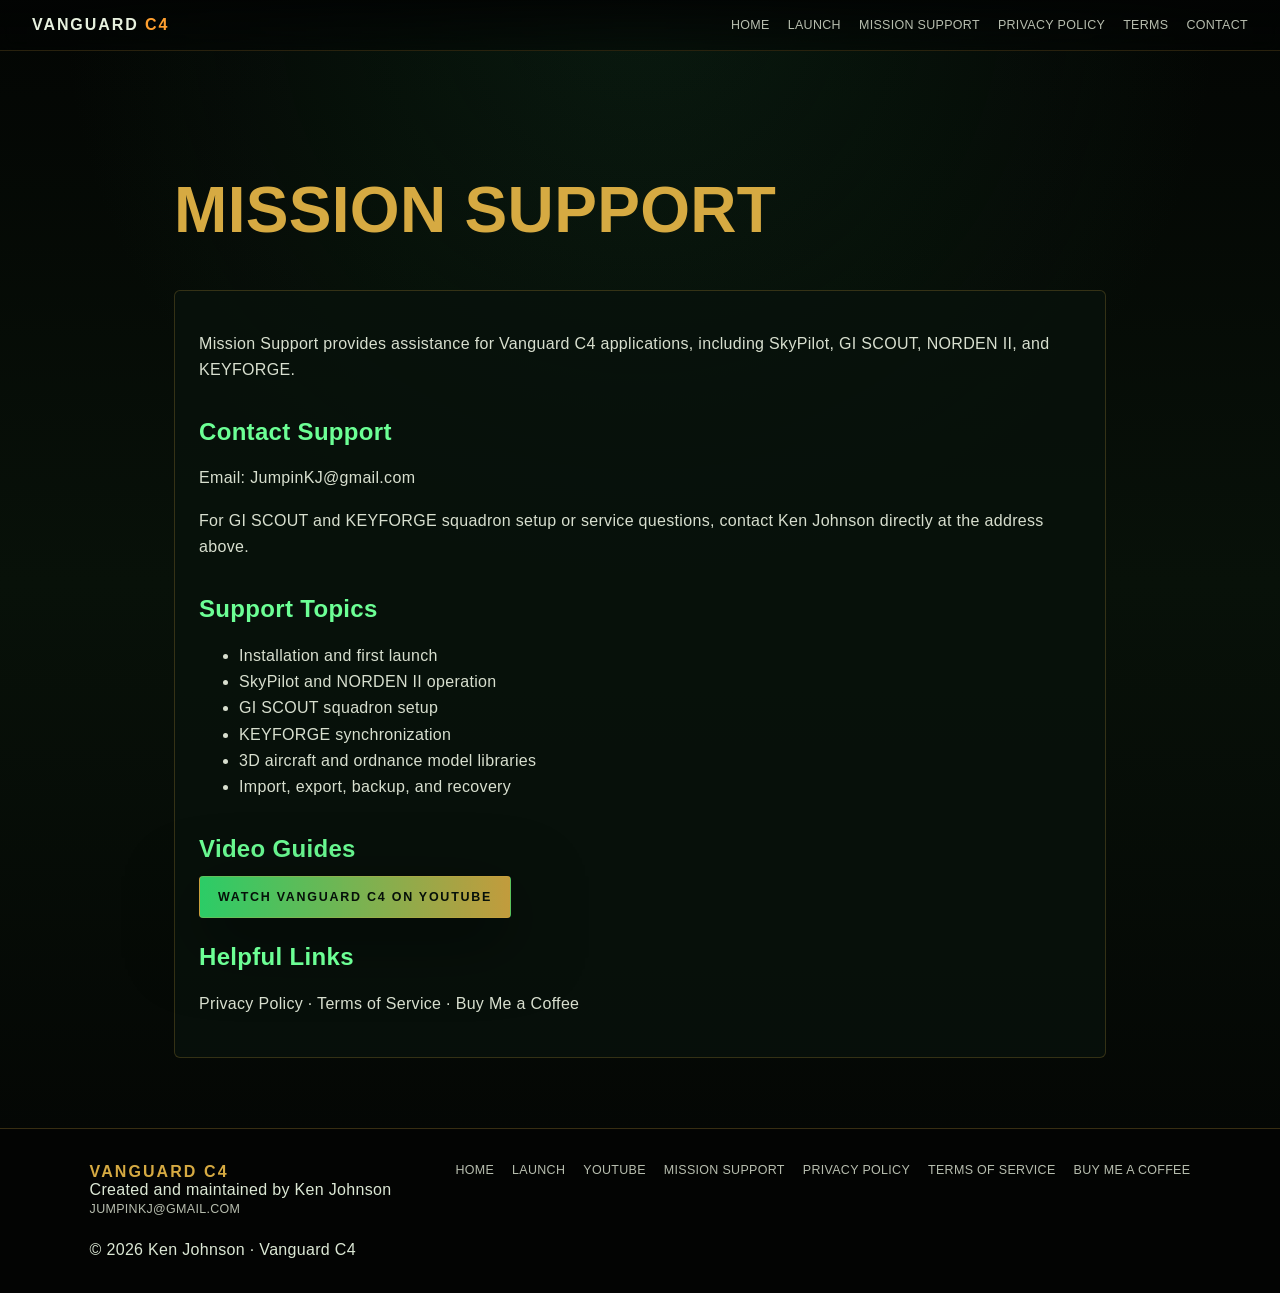
<file: support.html>
<!doctype html>
<html lang="en">
<head>
  <meta charset="utf-8" />
  <meta name="viewport" content="width=device-width, initial-scale=1" />
  <title>Mission Support | Vanguard C4</title>
  <link rel="stylesheet" href="css/styles.css" />
</head>
<body>
<header class="site-header">
  <a class="brand" href="index.html">VANGUARD <span>C4</span></a>
  <nav>
    <a href="index.html">Home</a>
    <a href="index.html#store">Launch</a>
    <a href="support.html">Mission Support</a>
    <a href="privacy.html">Privacy Policy</a>
    <a href="terms.html">Terms</a>
    <a href="mailto:JumpinKJ@gmail.com">Contact</a>
  </nav>
</header>
<main class="legal-page">
  <h1>Mission Support</h1>
  <div class="legal-box">

    <p>Mission Support provides assistance for Vanguard C4 applications, including SkyPilot, GI SCOUT, NORDEN II, and KEYFORGE.</p>
    <h2>Contact Support</h2>
    <p>Email: <a href="mailto:JumpinKJ@gmail.com">JumpinKJ@gmail.com</a></p>
    <p>For GI SCOUT and KEYFORGE squadron setup or service questions, contact Ken Johnson directly at the address above.</p>
    <h2>Support Topics</h2>
    <ul>
      <li>Installation and first launch</li>
      <li>SkyPilot and NORDEN II operation</li>
      <li>GI SCOUT squadron setup</li>
      <li>KEYFORGE synchronization</li>
      <li>3D aircraft and ordnance model libraries</li>
      <li>Import, export, backup, and recovery</li>
    </ul>
    <h2>Video Guides</h2>
    <p><a class="button primary" href="https://www.youtube.com/@KennethJohnson-w4l" target="_blank" rel="noopener">Watch Vanguard C4 on YouTube</a></p>
    <h2>Helpful Links</h2>
    <p><a href="privacy.html">Privacy Policy</a> · <a href="terms.html">Terms of Service</a> · <a href="https://buymeacoffee.com/vanguardc4" target="_blank" rel="noopener">Buy Me a Coffee</a></p>

  </div>
</main>
<footer class="site-footer">
  <div>
    <strong>Vanguard C4</strong><br />
    Created and maintained by Ken Johnson<br />
    <a href="mailto:JumpinKJ@gmail.com">JumpinKJ@gmail.com</a>
  </div>
  <nav>
    <a href="index.html">Home</a>
    <a href="index.html#store">Launch</a>
    <a href="https://www.youtube.com/@KennethJohnson-w4l" target="_blank" rel="noopener">YouTube</a>
    <a href="support.html">Mission Support</a>
    <a href="privacy.html">Privacy Policy</a>
    <a href="terms.html">Terms of Service</a>
    <a href="https://buymeacoffee.com/vanguardc4" target="_blank" rel="noopener">Buy Me a Coffee</a>
  </nav>
  <span>© 2026 Ken Johnson · Vanguard C4</span>
</footer>
</body>
</html>
</file>
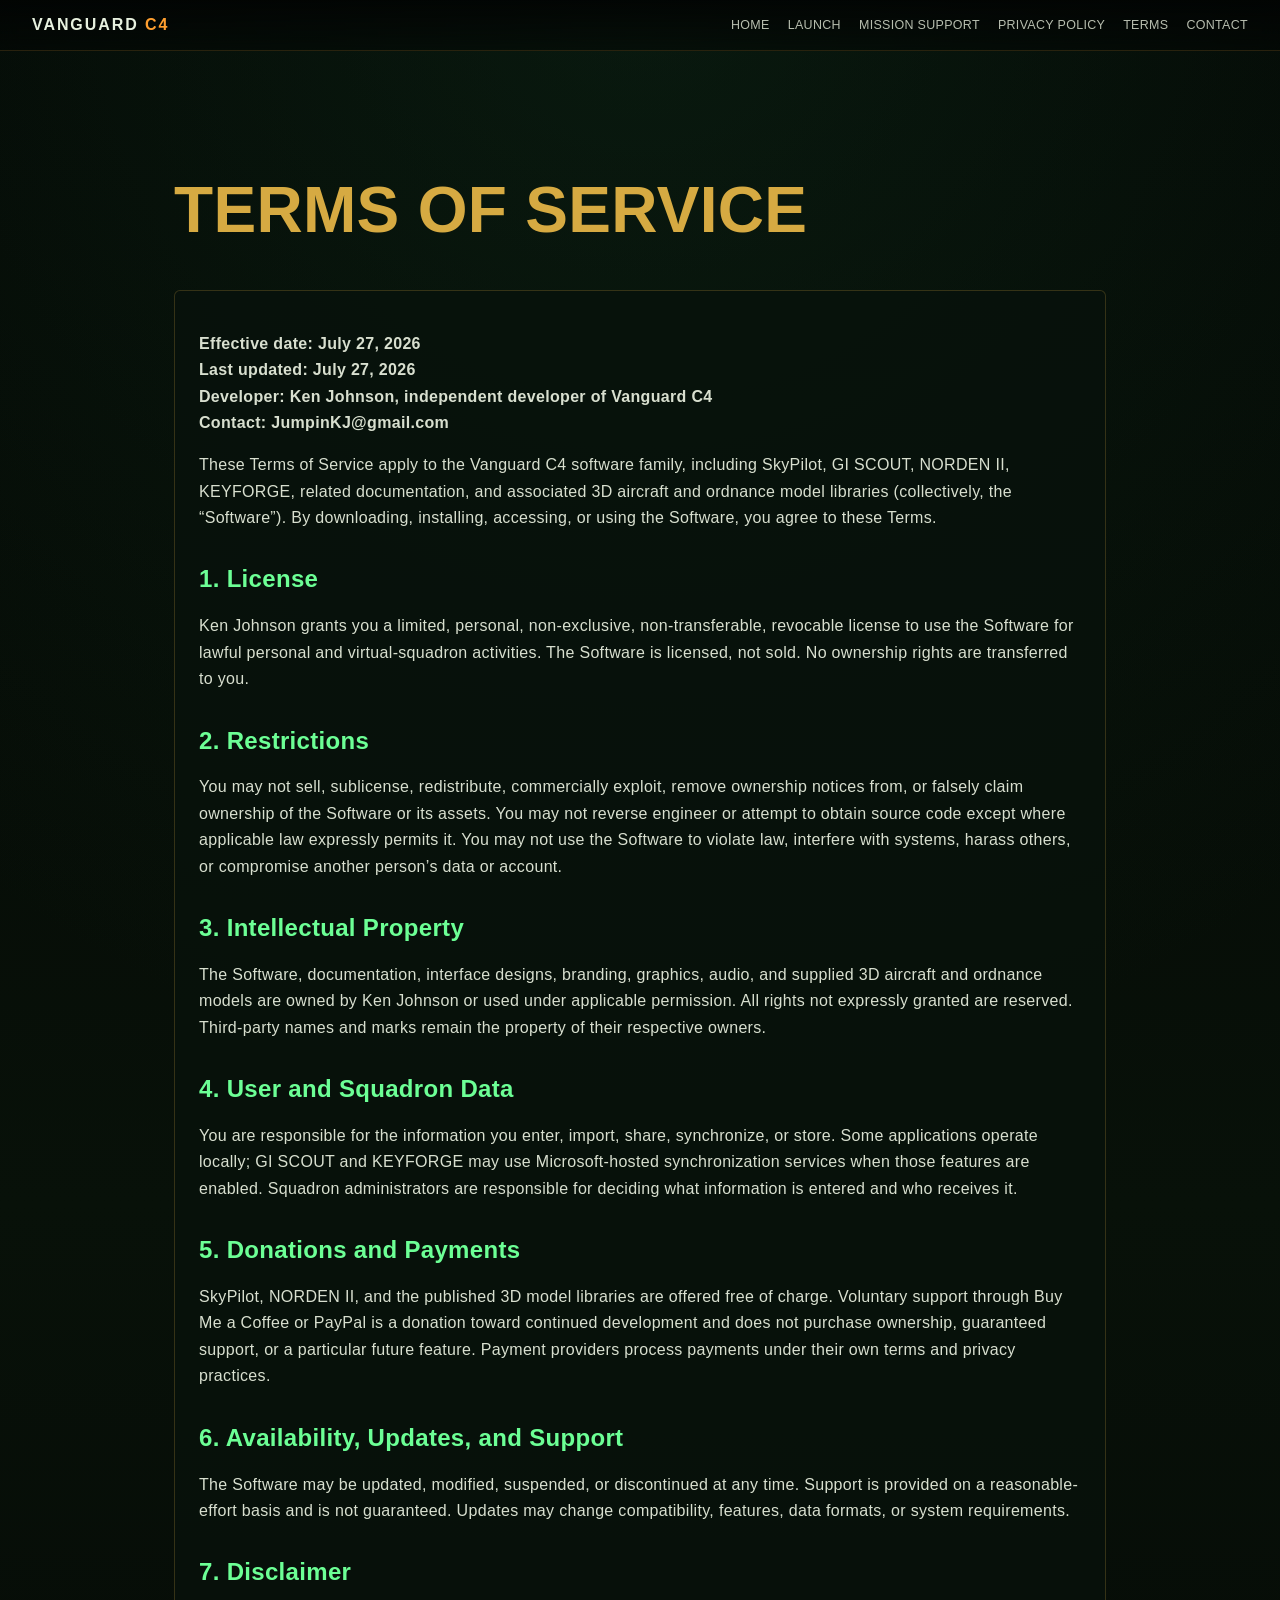
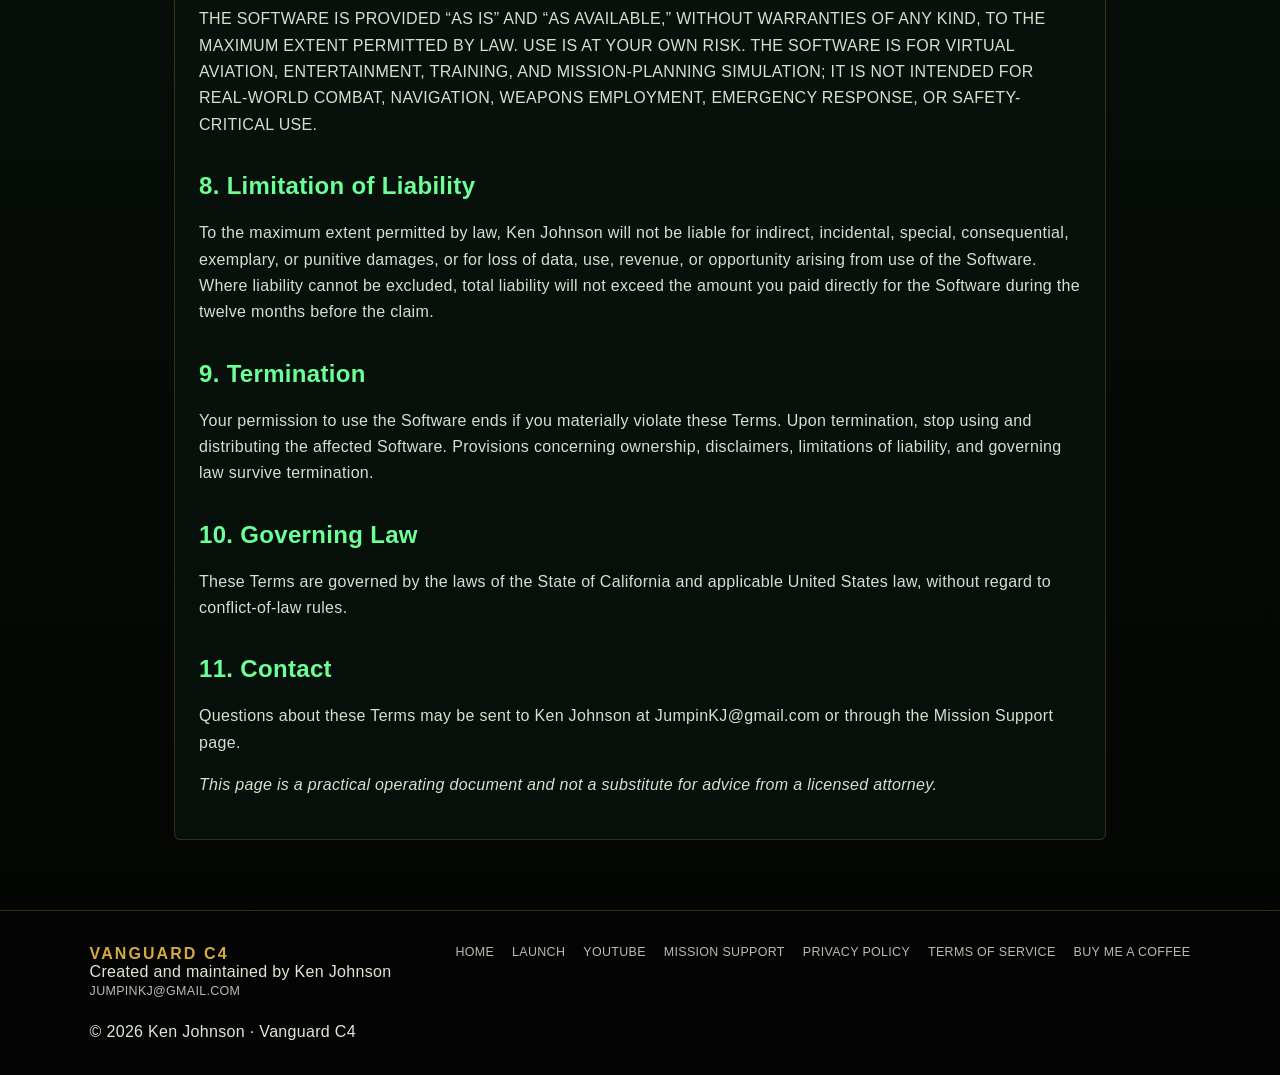
<file: terms.html>
<!doctype html>
<html lang="en">
<head>
  <meta charset="utf-8" />
  <meta name="viewport" content="width=device-width, initial-scale=1" />
  <title>Terms of Service | Vanguard C4</title>
  <link rel="stylesheet" href="css/styles.css" />
</head>
<body>
<header class="site-header">
  <a class="brand" href="index.html">VANGUARD <span>C4</span></a>
  <nav>
    <a href="index.html">Home</a>
    <a href="index.html#store">Launch</a>
    <a href="support.html">Mission Support</a>
    <a href="privacy.html">Privacy Policy</a>
    <a href="terms.html">Terms</a>
    <a href="mailto:JumpinKJ@gmail.com">Contact</a>
  </nav>
</header>
<main class="legal-page">
  <h1>Terms of Service</h1>
  <div class="legal-box">

    <p><strong>Effective date: July 27, 2026<br />
    Last updated: July 27, 2026<br />
    Developer: Ken Johnson, independent developer of Vanguard C4<br />
    Contact: <a href="mailto:JumpinKJ@gmail.com">JumpinKJ@gmail.com</a></strong></p>

    <p>These Terms of Service apply to the Vanguard C4 software family, including SkyPilot, GI SCOUT, NORDEN II, KEYFORGE, related documentation, and associated 3D aircraft and ordnance model libraries (collectively, the “Software”). By downloading, installing, accessing, or using the Software, you agree to these Terms.</p>

    <h2>1. License</h2>
    <p>Ken Johnson grants you a limited, personal, non-exclusive, non-transferable, revocable license to use the Software for lawful personal and virtual-squadron activities. The Software is licensed, not sold. No ownership rights are transferred to you.</p>

    <h2>2. Restrictions</h2>
    <p>You may not sell, sublicense, redistribute, commercially exploit, remove ownership notices from, or falsely claim ownership of the Software or its assets. You may not reverse engineer or attempt to obtain source code except where applicable law expressly permits it. You may not use the Software to violate law, interfere with systems, harass others, or compromise another person’s data or account.</p>

    <h2>3. Intellectual Property</h2>
    <p>The Software, documentation, interface designs, branding, graphics, audio, and supplied 3D aircraft and ordnance models are owned by Ken Johnson or used under applicable permission. All rights not expressly granted are reserved. Third-party names and marks remain the property of their respective owners.</p>

    <h2>4. User and Squadron Data</h2>
    <p>You are responsible for the information you enter, import, share, synchronize, or store. Some applications operate locally; GI SCOUT and KEYFORGE may use Microsoft-hosted synchronization services when those features are enabled. Squadron administrators are responsible for deciding what information is entered and who receives it.</p>

    <h2>5. Donations and Payments</h2>
    <p>SkyPilot, NORDEN II, and the published 3D model libraries are offered free of charge. Voluntary support through Buy Me a Coffee or PayPal is a donation toward continued development and does not purchase ownership, guaranteed support, or a particular future feature. Payment providers process payments under their own terms and privacy practices.</p>

    <h2>6. Availability, Updates, and Support</h2>
    <p>The Software may be updated, modified, suspended, or discontinued at any time. Support is provided on a reasonable-effort basis and is not guaranteed. Updates may change compatibility, features, data formats, or system requirements.</p>

    <h2>7. Disclaimer</h2>
    <p>THE SOFTWARE IS PROVIDED “AS IS” AND “AS AVAILABLE,” WITHOUT WARRANTIES OF ANY KIND, TO THE MAXIMUM EXTENT PERMITTED BY LAW. USE IS AT YOUR OWN RISK. THE SOFTWARE IS FOR VIRTUAL AVIATION, ENTERTAINMENT, TRAINING, AND MISSION-PLANNING SIMULATION; IT IS NOT INTENDED FOR REAL-WORLD COMBAT, NAVIGATION, WEAPONS EMPLOYMENT, EMERGENCY RESPONSE, OR SAFETY-CRITICAL USE.</p>

    <h2>8. Limitation of Liability</h2>
    <p>To the maximum extent permitted by law, Ken Johnson will not be liable for indirect, incidental, special, consequential, exemplary, or punitive damages, or for loss of data, use, revenue, or opportunity arising from use of the Software. Where liability cannot be excluded, total liability will not exceed the amount you paid directly for the Software during the twelve months before the claim.</p>

    <h2>9. Termination</h2>
    <p>Your permission to use the Software ends if you materially violate these Terms. Upon termination, stop using and distributing the affected Software. Provisions concerning ownership, disclaimers, limitations of liability, and governing law survive termination.</p>

    <h2>10. Governing Law</h2>
    <p>These Terms are governed by the laws of the State of California and applicable United States law, without regard to conflict-of-law rules.</p>

    <h2>11. Contact</h2>
    <p>Questions about these Terms may be sent to Ken Johnson at <a href="mailto:JumpinKJ@gmail.com">JumpinKJ@gmail.com</a> or through the <a href="support.html">Mission Support page</a>.</p>

    <p><em>This page is a practical operating document and not a substitute for advice from a licensed attorney.</em></p>

  </div>
</main>
<footer class="site-footer">
  <div>
    <strong>Vanguard C4</strong><br />
    Created and maintained by Ken Johnson<br />
    <a href="mailto:JumpinKJ@gmail.com">JumpinKJ@gmail.com</a>
  </div>
  <nav>
    <a href="index.html">Home</a>
    <a href="index.html#store">Launch</a>
    <a href="https://www.youtube.com/@KennethJohnson-w4l" target="_blank" rel="noopener">YouTube</a>
    <a href="support.html">Mission Support</a>
    <a href="privacy.html">Privacy Policy</a>
    <a href="terms.html">Terms of Service</a>
    <a href="https://buymeacoffee.com/vanguardc4" target="_blank" rel="noopener">Buy Me a Coffee</a>
  </nav>
  <span>© 2026 Ken Johnson · Vanguard C4</span>
</footer>
</body>
</html>
</file>
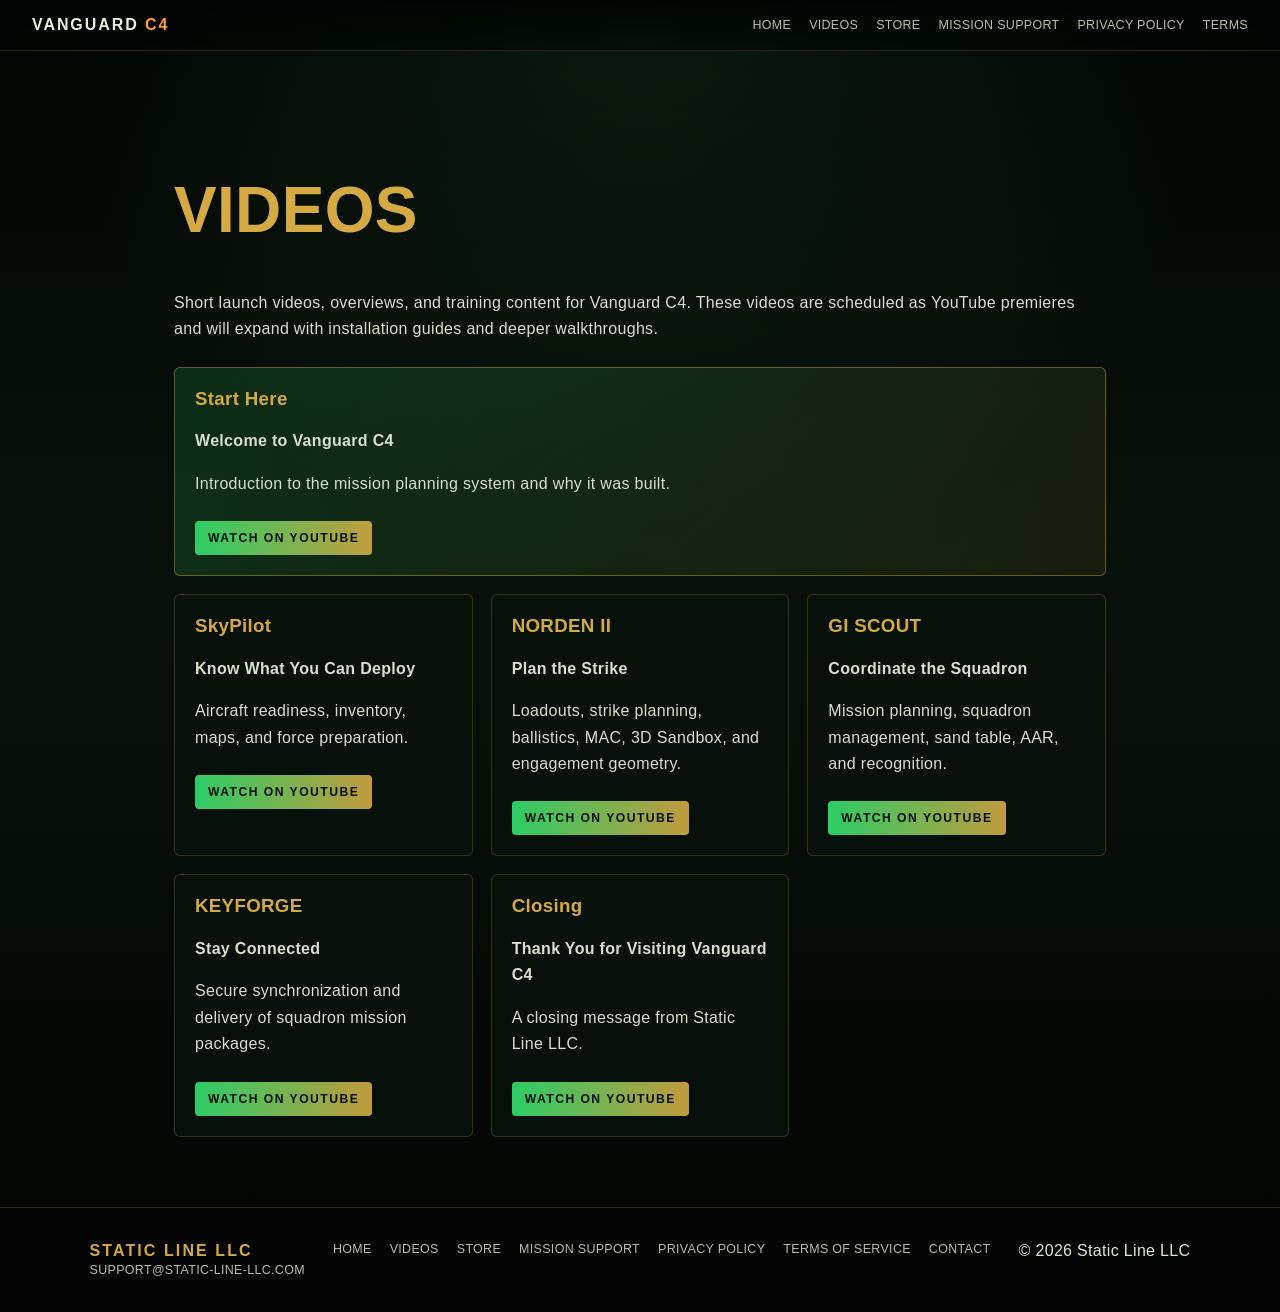
<file: videos.html>
<!doctype html>
<html lang="en">
<head>
  <meta charset="utf-8">
  <meta name="viewport" content="width=device-width,initial-scale=1">
  <title>Videos | Vanguard C4</title>
  <link rel="stylesheet" href="css/styles.css">
</head>
<body>
<header class="site-header">
  <a class="brand" href="index.html">VANGUARD <span>C4</span></a>
  <nav>
    <a href="index.html">Home</a>
    <a href="videos.html">Videos</a>
    <a href="index.html#store">Store</a>
    <a href="support.html">Mission Support</a>
    <a href="privacy.html">Privacy Policy</a>
    <a href="terms.html">Terms</a>
  </nav>
</header>
<main class="legal-page">
  <h1>Videos</h1>
  <p>Short launch videos, overviews, and training content for Vanguard C4. These videos are scheduled as YouTube premieres and will expand with installation guides and deeper walkthroughs.</p>

  <div class="video-grid">
    <div class="video-card featured">
      <h3>Start Here</h3>
      <p><strong>Welcome to Vanguard C4</strong></p>
      <p>Introduction to the mission planning system and why it was built.</p>
      <a class="button-link" href="https://youtu.be/CdUjiq7d_7c" target="_blank" rel="noopener">Watch on YouTube</a>
    </div>

    <div class="video-card">
      <h3>SkyPilot</h3>
      <p><strong>Know What You Can Deploy</strong></p>
      <p>Aircraft readiness, inventory, maps, and force preparation.</p>
      <a class="button-link" href="https://youtu.be/dFZJnonxxiA" target="_blank" rel="noopener">Watch on YouTube</a>
    </div>

    <div class="video-card">
      <h3>NORDEN II</h3>
      <p><strong>Plan the Strike</strong></p>
      <p>Loadouts, strike planning, ballistics, MAC, 3D Sandbox, and engagement geometry.</p>
      <a class="button-link" href="https://youtu.be/wuwv9VljjeU" target="_blank" rel="noopener">Watch on YouTube</a>
    </div>

    <div class="video-card">
      <h3>GI SCOUT</h3>
      <p><strong>Coordinate the Squadron</strong></p>
      <p>Mission planning, squadron management, sand table, AAR, and recognition.</p>
      <a class="button-link" href="https://youtu.be/fziEtJm752g" target="_blank" rel="noopener">Watch on YouTube</a>
    </div>

    <div class="video-card">
      <h3>KEYFORGE</h3>
      <p><strong>Stay Connected</strong></p>
      <p>Secure synchronization and delivery of squadron mission packages.</p>
      <a class="button-link" href="https://youtu.be/e6jrz144hzs" target="_blank" rel="noopener">Watch on YouTube</a>
    </div>

    <div class="video-card">
      <h3>Closing</h3>
      <p><strong>Thank You for Visiting Vanguard C4</strong></p>
      <p>A closing message from Static Line LLC.</p>
      <a class="button-link" href="https://youtu.be/lVMyVKl_RkQ" target="_blank" rel="noopener">Watch on YouTube</a>
    </div>
  </div>
</main>
<footer class="site-footer">
  <div><strong>Static Line LLC</strong><br><a href="mailto:support@static-line-llc.com">support@static-line-llc.com</a></div>
  <nav><a href="index.html">Home</a><a href="videos.html">Videos</a><a href="index.html#store">Store</a><a href="support.html">Mission Support</a><a href="privacy.html">Privacy Policy</a><a href="terms.html">Terms of Service</a><a href="mailto:support@static-line-llc.com">Contact</a></nav>
  <span>© 2026 Static Line LLC</span>
</footer>
</body>
</html>
</file>
<file: aiden/style.css>
:root{color-scheme:dark;--bg:#0a1310;--panel:#101e18;--green:#bcf35d;--ink:#f2f5ed;--muted:#a7b5a8;--line:#304336;font-family:Arial,Helvetica,sans-serif}
*{box-sizing:border-box}html{scroll-behavior:smooth;scroll-padding-top:30px}body{margin:0;background:radial-gradient(ellipse at 90% 5%,#203b24 0,transparent 38%),var(--bg);color:var(--ink)}a{color:inherit;text-decoration:none}button,a{-webkit-tap-highlight-color:transparent}a:focus-visible,iframe:focus-visible{outline:3px solid var(--green);outline-offset:5px}img{display:block;max-width:100%}figure{margin:0}.skip-link{position:absolute;left:15px;top:-70px;background:var(--green);color:#0a1310;padding:12px;z-index:10}.skip-link:focus{top:12px}
.portal-header,.portal-footer{width:min(1240px,calc(100% - 80px));margin:auto;display:flex;align-items:center;justify-content:space-between;gap:24px}.portal-header{padding:26px 0;border-bottom:1px solid var(--line)}.portal-brand{display:flex;align-items:center;gap:12px;font-size:10px;font-weight:700;line-height:1.65;letter-spacing:1.7px}.portal-brand strong{font-size:12px;letter-spacing:1.2px}.brand-mark{display:grid;place-items:center;background:var(--green);color:#0c2112;width:44px;height:44px;border-radius:8px;font-size:21px;font-weight:900;letter-spacing:-2px;transform:rotate(-5deg)}.portal-header nav{display:flex;align-items:center;gap:28px;font-size:13px;font-weight:700}.portal-header nav a:hover,.text-link:hover,.portal-footer a:hover{color:var(--green)}.nav-download{border:1px solid var(--line);border-radius:5px;padding:12px 16px}
main{width:min(1240px,calc(100% - 80px));margin:auto}.portal-hero{display:grid;grid-template-columns:1.15fr 1fr;align-items:center;gap:50px;padding:64px 0 54px}.eyebrow{font-size:10px;font-weight:800;letter-spacing:2.2px;color:var(--green);margin:0 0 22px;line-height:1.6}.status-dot{display:inline-block;width:6px;height:6px;margin-right:8px;border-radius:50%;background:var(--green);box-shadow:0 0 12px #bcf35d75;vertical-align:middle}h1{font-family:Impact,'Arial Black',Arial,sans-serif;font-size:clamp(70px,8.4vw,118px);font-weight:900;line-height:.9;letter-spacing:-1px;margin:0 0 24px}h1 span{color:var(--green)}.hero-tagline{font-size:clamp(20px,2.2vw,29px);font-weight:700;letter-spacing:-.5px;margin:0 0 14px}.intro{font-size:16px;color:var(--muted);line-height:1.7;max-width:420px;margin:0}.hero-actions{display:flex;flex-wrap:wrap;gap:12px;margin-top:28px}.button{display:inline-flex;justify-content:center;align-items:center;gap:15px;padding:15px 19px;border-radius:5px;font-size:12px;font-weight:800;line-height:1.3;min-height:46px;text-align:center;transition:transform .15s,background .15s}.button:hover{transform:translateY(-2px)}.button.primary{color:#12200e;background:var(--green);border:1px solid var(--green)}.button.primary:hover{background:#d0fc89}.button.secondary{color:var(--ink);border:1px solid #49614c;background:#152219}.button.secondary:hover{background:#26372a}.hero-footnote{font-size:11px;color:var(--muted);margin:15px 0 0}.hero-picture{position:relative;overflow:hidden;border:1px solid #64614a;border-radius:10px;transform:rotate(2deg);box-shadow:20px 25px 70px #0006}.hero-picture img{width:100%;height:475px;object-fit:cover;object-position:50% 47%}.hero-picture:before{content:'';position:absolute;inset:0;pointer-events:none;background:linear-gradient(180deg,transparent 45%,#07110be8)}.hero-picture figcaption{position:absolute;bottom:25px;left:28px;right:20px;display:flex;flex-direction:column;gap:5px}.hero-picture figcaption>span{font-size:9px;letter-spacing:2px;color:#efdbb8}.hero-picture strong{font-family:Impact,'Arial Black',Arial,sans-serif;font-size:39px;font-weight:900;letter-spacing:1px}.hero-picture a{font-size:10px;color:#bfc9b7;align-self:flex-start}.hero-picture a:hover{text-decoration:underline}
.archive-stats{display:grid;grid-template-columns:repeat(4,1fr);background:#111f17;border:1px solid var(--line);border-radius:7px;padding:23px 0;margin-bottom:65px}.archive-stats>div{display:flex;align-items:center;justify-content:center;gap:14px;border-right:1px solid var(--line)}.archive-stats>div:last-child{border:0}.archive-stats strong{font-size:32px;font-weight:800;color:var(--green);letter-spacing:-1px}.archive-stats span{font-size:10px;font-weight:700;letter-spacing:1.5px;color:#d2dbd0}.explore-panel{display:grid;grid-template-columns:.78fr 1.22fr;gap:65px;align-items:center;padding:0 50px 70px}.secondary-picture{overflow:hidden;border:1px solid var(--line);border-radius:8px;transform:rotate(-2deg)}.secondary-picture img{width:100%;height:275px;object-fit:cover}.secondary-picture figcaption{background:#121e16;padding:13px 16px;font-size:11px;font-weight:800;display:flex;justify-content:space-between;gap:12px}.secondary-picture a{color:var(--muted);font-size:9px;font-weight:400}.explore-copy h2,h2{font-size:clamp(27px,3.2vw,42px);line-height:1.13;letter-spacing:-1.2px;margin:0 0 16px}.explore-copy p:not(.eyebrow){font-size:15px;color:var(--muted);line-height:1.8;max-width:500px}.text-link{display:inline-block;margin-top:12px;border-bottom:1px solid #5c7346;padding-bottom:6px;font-size:13px;font-weight:700;color:var(--green)}
.guide-section{padding-top:18px;scroll-margin-top:25px}.section-heading{display:flex;justify-content:space-between;align-items:center;gap:20px;margin-bottom:22px}.section-heading .eyebrow{margin-bottom:10px}.section-heading h2{margin-bottom:0}.viewer-shell{overflow:hidden;border:1px solid #526747;border-radius:9px;background:#eef2ee;box-shadow:0 20px 55px #0003}.viewer-label{background:#19291c;padding:13px 18px;font-size:9px;letter-spacing:1.6px;font-weight:700;border-bottom:1px solid #526747}.viewer-shell iframe{display:block;width:100%;height:920px;border:0;background:#eef2ee;color-scheme:light}.guide-note{color:var(--muted);font-size:11px;line-height:1.7;margin:14px 0}.download-panel{display:flex;align-items:center;justify-content:space-between;gap:35px;margin:52px 0 70px;padding:33px 35px;border:1px solid var(--line);border-radius:8px;background:linear-gradient(110deg,#1d3121,#101e17)}.download-panel .eyebrow{margin-bottom:10px}.download-panel h2{font-size:30px}.download-panel p:not(.eyebrow){font-size:13px;color:var(--muted);line-height:1.7;max-width:560px;margin-bottom:0}.download-panel .button{flex-shrink:0}.portal-footer{padding:26px 0 32px;border-top:1px solid var(--line);font-size:10px;font-weight:700;letter-spacing:1px;color:#c9d4c6}.portal-footer .muted{font-size:10px;color:var(--muted);font-weight:400;letter-spacing:0;margin-left:8px}
@media(max-width:1000px){.portal-header nav{gap:16px}.portal-hero{gap:28px;grid-template-columns:1.1fr 1fr}h1{font-size:clamp(64px,9vw,90px)}.hero-picture img{height:430px}.explore-panel{padding-left:10px;padding-right:10px;gap:40px}.secondary-picture figcaption{flex-direction:column;gap:5px}}
@media(max-width:760px){.portal-header,main,.portal-footer{width:calc(100% - 36px)}.portal-header{padding:20px 0;flex-wrap:wrap;gap:18px}.portal-header nav{width:100%;justify-content:space-between;font-size:11px;gap:8px}.nav-download{padding:10px}.portal-hero{grid-template-columns:1fr;padding-top:38px;gap:36px;padding-bottom:36px}.hero-copy .eyebrow{margin-bottom:19px}h1{font-size:clamp(64px,16vw,96px)}.intro{font-size:14px}.hero-picture{transform:none;max-width:600px;width:100%}.hero-picture img{height:340px;object-position:center 45%}.hero-picture figcaption{left:22px;bottom:20px}.archive-stats{grid-template-columns:repeat(2,1fr);gap:22px 0;margin-bottom:40px}.archive-stats>div:nth-child(2){border-right:0}.archive-stats strong{font-size:30px}.archive-stats span{font-size:9px}.explore-panel{grid-template-columns:1fr;gap:25px;padding:0 0 45px}.secondary-picture{transform:none;max-width:420px}.secondary-picture img{height:240px}.secondary-picture figcaption{flex-direction:row}.explore-copy h2{font-size:34px}.section-heading{align-items:flex-end;gap:12px}.section-heading .button{padding:11px;font-size:10px;gap:7px}.section-heading h2{font-size:31px}.section-heading .eyebrow{font-size:8px}.viewer-shell iframe{height:800px}.viewer-label{font-size:8px;padding:12px}.download-panel{flex-direction:column;align-items:flex-start;margin:36px 0 44px;padding:25px;gap:22px}.download-panel .button{width:100%}.portal-footer{flex-direction:column;align-items:flex-start;gap:13px;line-height:1.8}.portal-footer .muted{display:block;margin-left:0}}
@media(prefers-reduced-motion:reduce){html{scroll-behavior:auto}.button{transition:none}.button:hover{transform:none}}
</file>
<file: style.css>
:root {
  color-scheme: dark;
  --bg: #05080d;
  --bg-2: #0b111c;
  --panel: rgba(12, 19, 30, 0.78);
  --panel-strong: rgba(8, 14, 23, 0.92);
  --text: #f4f7fb;
  --muted: #aab6c6;
  --dim: #6f7e8e;
  --line: rgba(166, 206, 255, 0.18);
  --cyan: #7dd7ff;
  --blue: #2d7dff;
  --amber: #f3bd54;
  --green: #6fffb2;
  --danger: #ff6b6b;
  --shadow: 0 24px 80px rgba(0, 0, 0, 0.45);
  --radius: 26px;
}

* {
  box-sizing: border-box;
}

html {
  scroll-behavior: smooth;
}

body {
  margin: 0;
  min-height: 100vh;
  font-family: "Inter", system-ui, -apple-system, BlinkMacSystemFont, "Segoe UI", sans-serif;
  background:
    radial-gradient(circle at 20% 0%, rgba(45, 125, 255, 0.24), transparent 32rem),
    radial-gradient(circle at 82% 18%, rgba(125, 215, 255, 0.16), transparent 28rem),
    linear-gradient(180deg, rgba(5, 8, 13, 0.76), rgba(5, 8, 13, 0.96)),
    url("metal_background.png") center / cover fixed;
  color: var(--text);
  overflow-x: hidden;
}

body::before {
  content: "";
  position: fixed;
  inset: 0;
  pointer-events: none;
  background-image:
    linear-gradient(rgba(255,255,255,0.03) 1px, transparent 1px),
    linear-gradient(90deg, rgba(255,255,255,0.03) 1px, transparent 1px);
  background-size: 44px 44px;
  mask-image: linear-gradient(to bottom, rgba(0,0,0,0.9), transparent 78%);
  z-index: -1;
}

a {
  color: inherit;
  text-decoration: none;
}

.site-header {
  position: fixed;
  top: 0;
  left: 0;
  right: 0;
  z-index: 20;
  display: flex;
  justify-content: space-between;
  align-items: center;
  gap: 1.25rem;
  padding: 1rem clamp(1rem, 3vw, 3rem);
  background: linear-gradient(180deg, rgba(5, 8, 13, 0.9), rgba(5, 8, 13, 0.5));
  backdrop-filter: blur(18px);
  border-bottom: 1px solid rgba(255,255,255,0.08);
}

.brand-lockup {
  display: flex;
  align-items: center;
  gap: 0.85rem;
  min-width: 220px;
}

.brand-mark {
  display: grid;
  place-items: center;
  width: 46px;
  height: 46px;
  border: 1px solid rgba(125, 215, 255, 0.55);
  border-radius: 14px;
  font-family: "Rajdhani", sans-serif;
  font-size: 1.2rem;
  font-weight: 700;
  letter-spacing: 0.08em;
  color: var(--cyan);
  background: linear-gradient(135deg, rgba(45, 125, 255, 0.22), rgba(111, 255, 178, 0.12));
  box-shadow: 0 0 28px rgba(125, 215, 255, 0.2);
}

.brand-lockup strong,
.brand-lockup em {
  display: block;
}

.brand-lockup strong {
  font-family: "Rajdhani", sans-serif;
  font-size: 1.18rem;
  line-height: 1;
  letter-spacing: 0.13em;
  text-transform: uppercase;
}

.brand-lockup em {
  margin-top: 0.25rem;
  color: var(--muted);
  font-size: 0.72rem;
  font-style: normal;
  letter-spacing: 0.16em;
  text-transform: uppercase;
}

.nav-links {
  display: flex;
  align-items: center;
  gap: clamp(0.6rem, 2vw, 1.5rem);
  color: var(--muted);
  font-size: 0.82rem;
  font-weight: 700;
  letter-spacing: 0.12em;
  text-transform: uppercase;
}

.nav-links a {
  transition: color 180ms ease, border-color 180ms ease, background 180ms ease;
}

.nav-links a:hover {
  color: var(--text);
}

.nav-cta {
  padding: 0.7rem 0.95rem;
  border: 1px solid rgba(125, 215, 255, 0.36);
  border-radius: 999px;
  color: var(--cyan) !important;
  background: rgba(125, 215, 255, 0.08);
}

.hero {
  position: relative;
  min-height: 100vh;
  display: grid;
  grid-template-columns: minmax(0, 1.3fr) minmax(260px, 0.48fr);
  align-items: center;
  gap: clamp(1rem, 4vw, 4rem);
  padding: clamp(7rem, 12vh, 9rem) clamp(1rem, 5vw, 5rem) clamp(4rem, 10vh, 6rem);
  overflow: hidden;
  isolation: isolate;
  background: #050607;
}

.hero-bg-stack,
.hero-metal-base,
.hero-fallback-image,
.hero-video,
.hero-shield,
.hero-grid,
.hero-radial-vignette {
  position: absolute;
  inset: 0;
}

.hero-bg-stack {
  z-index: 0;
  overflow: hidden;
  pointer-events: none;
}

.hero-metal-base {
  z-index: 1;
  background-image:
    linear-gradient(135deg, rgba(0, 0, 0, 0.35), rgba(255, 255, 255, 0.04)),
    url("metal_background.png");
  background-size: cover;
  background-position: center;
  background-repeat: no-repeat;
  opacity: 0.9;
  transform: scale(1.04);
}

.hero-fallback-image {
  z-index: 2;
  background-image: url("savage_skies.png");
  background-size: cover;
  background-position: center;
  background-repeat: no-repeat;
  opacity: 0.68;
  mix-blend-mode: screen;
  filter: contrast(1.08) saturate(0.95) brightness(0.82);
}

.hero-video {
  z-index: 3;
  width: 100%;
  height: 100%;
  object-fit: cover;
  object-position: center;
  opacity: 0.82;
  filter: contrast(1.12) saturate(0.9) brightness(0.72);
}

.hero-shield {
  z-index: 4;
  background:
    linear-gradient(90deg, rgba(5,8,13,0.95) 0%, rgba(5,8,13,0.76) 38%, rgba(5,8,13,0.42) 68%, rgba(5,8,13,0.82) 100%),
    linear-gradient(0deg, rgba(5,8,13,1) 0%, rgba(5,8,13,0.34) 25%, transparent 66%, rgba(5,8,13,0.72) 100%);
}

.hero-grid {
  z-index: 5;
  opacity: 0.24;
  background:
    repeating-linear-gradient(0deg, transparent, transparent 58px, rgba(125,215,255,0.18) 60px),
    repeating-linear-gradient(90deg, transparent, transparent 58px, rgba(125,215,255,0.16) 60px);
  mask-image: radial-gradient(circle at 40% 45%, black, transparent 74%);
}

.hero-radial-vignette {
  z-index: 6;
  background:
    radial-gradient(circle at 72% 38%, rgba(255, 255, 255, 0.12), transparent 28%),
    radial-gradient(circle at center, transparent 42%, rgba(0, 0, 0, 0.74) 100%);
}

.hero-intro-mark {
  position: absolute;
  z-index: 7;
  top: 13%;
  left: -8%;
  width: 120%;
  transform: rotate(-9deg) translateY(-10px);
  color: rgba(232, 210, 156, 0.2);
  font-family: "Rajdhani", sans-serif;
  font-size: clamp(2.2rem, 8vw, 8rem);
  line-height: 0.9;
  font-weight: 800;
  font-style: italic;
  text-transform: uppercase;
  letter-spacing: -0.05em;
  white-space: nowrap;
  text-shadow: 0 0 38px rgba(255, 210, 120, 0.22);
  animation: heroIntroSweep 4.8s ease-out forwards;
  pointer-events: none;
}

.hero-content,
.mission-card {
  position: relative;
  z-index: 8;
}

.hero-content {
  max-width: 880px;
  text-align: center;
}

@keyframes heroIntroSweep {
  0% {
    opacity: 0;
    transform: rotate(-9deg) translateX(-10%) translateY(-18px) scale(0.98);
    filter: blur(8px);
  }

  18% {
    opacity: 0.82;
    filter: blur(0);
  }

  58% {
    opacity: 0.38;
    transform: rotate(-9deg) translateX(2%) translateY(-10px) scale(1);
  }

  100% {
    opacity: 0;
    transform: rotate(-9deg) translateX(10%) translateY(-6px) scale(1.04);
    filter: blur(5px);
  }
}

.eyebrow {
  margin: 0 0 1rem;
  color: var(--cyan);
  font-family: "Rajdhani", sans-serif;
  font-size: 0.98rem;
  font-weight: 700;
  letter-spacing: 0.22em;
  text-transform: uppercase;
}

h1,
h2,
h3,
p {
  margin-top: 0;
}

h1,
h2,
h3 {
  font-family: "Rajdhani", sans-serif;
  text-transform: uppercase;
}

h1 {
  display: flex;
  flex-direction: column;
  align-items: center;
  margin-bottom: 0.65rem;
  max-width: 880px;
  font-size: clamp(4.8rem, 14vw, 12rem);
  line-height: 0.78;
  letter-spacing: -0.06em;
  text-align: center;
  text-shadow: 0 12px 55px rgba(0, 0, 0, 0.75);
}

h1 span:last-child {
  font-size: 0.82em;
  letter-spacing: -0.045em;
}

.hero-kicker {
  margin-bottom: 1.1rem;
  max-width: 870px;
  color: #fff;
  font-size: clamp(1.55rem, 3.2vw, 3.2rem);
  font-weight: 800;
  line-height: 1.03;
  letter-spacing: -0.04em;
}

.hero-copy {
  max-width: 720px;
  margin: 0 auto 2rem;
  color: var(--muted);
  font-size: clamp(1rem, 1.3vw, 1.2rem);
  line-height: 1.75;
}

.hero-actions,
.mission-banner {
  display: flex;
  flex-wrap: wrap;
  gap: 0.9rem;
}

.hero-actions {
  justify-content: center;
}

.button {
  display: inline-flex;
  justify-content: center;
  align-items: center;
  min-height: 48px;
  padding: 0.85rem 1.15rem;
  border: 1px solid rgba(255, 255, 255, 0.18);
  border-radius: 999px;
  color: var(--text);
  font: inherit;
  font-weight: 800;
  letter-spacing: 0.08em;
  text-transform: uppercase;
  cursor: pointer;
  background: rgba(255,255,255,0.08);
  box-shadow: 0 14px 30px rgba(0,0,0,0.18);
}

.button.primary {
  border-color: rgba(125, 215, 255, 0.45);
  color: #06101a;
  background: linear-gradient(135deg, var(--cyan), var(--green));
}

.button.secondary:hover,
.audio-toggle:hover {
  border-color: rgba(125, 215, 255, 0.55);
  background: rgba(125, 215, 255, 0.12);
}

.mission-card {
  align-self: center;
  max-width: 360px;
  margin-left: auto;
  padding: 1.25rem;
  border: 1px solid var(--line);
  border-radius: var(--radius);
  background: linear-gradient(180deg, rgba(12, 19, 30, 0.86), rgba(6, 10, 17, 0.7));
  box-shadow: var(--shadow);
  backdrop-filter: blur(16px);
}

.suite-emblem {
  display: block;
  width: min(100%, 220px);
  max-height: 220px;
  object-fit: contain;
  margin: 0 auto 1rem;
  border-radius: 20px;
  opacity: 0.94;
  box-shadow: 0 18px 55px rgba(0, 0, 0, 0.42);
}

.mission-card-header {
  display: flex;
  align-items: center;
  gap: 0.65rem;
  padding-bottom: 1rem;
  margin-bottom: 1rem;
  border-bottom: 1px solid var(--line);
  color: var(--green);
  font-family: "Rajdhani", sans-serif;
  font-weight: 700;
  letter-spacing: 0.18em;
  text-transform: uppercase;
}

.status-light {
  width: 10px;
  height: 10px;
  border-radius: 50%;
  background: var(--green);
  box-shadow: 0 0 18px var(--green);
}

dl,
dd {
  margin: 0;
}

.mission-card dl {
  display: grid;
  gap: 0.9rem;
}

.mission-card dt {
  color: var(--dim);
  font-size: 0.7rem;
  font-weight: 800;
  letter-spacing: 0.15em;
  text-transform: uppercase;
}

.mission-card dd {
  margin-top: 0.2rem;
  color: var(--text);
  font-weight: 800;
}

.section,
.module-section,
.screen-section,
.mission-banner,
.site-footer {
  position: relative;
  z-index: 3;
  max-width: 1180px;
  margin: 0 auto;
  padding: clamp(4rem, 9vw, 7rem) clamp(1rem, 4vw, 2rem);
}

.intro {
  display: grid;
  grid-template-columns: 0.85fr 1.15fr;
  gap: clamp(1.5rem, 5vw, 4rem);
  align-items: start;
  border-top: 1px solid var(--line);
}

.section-heading h2,
.mission-banner h2 {
  margin-bottom: 0;
  font-size: clamp(2.4rem, 6vw, 5rem);
  line-height: 0.93;
  letter-spacing: -0.045em;
}

.intro-copy p,
.mission-banner p,
.workflow-grid p,
.flow-chain p,
.module-body p,
.screen-section .section-heading p {
  color: var(--muted);
  line-height: 1.75;
}

.intro-copy p:last-child {
  margin-bottom: 0;
}

.proof-strip,
.command-status-strip {
  display: flex;
  flex-wrap: wrap;
  gap: 0.65rem;
  margin-top: 1.35rem;
}

.proof-strip span,
.command-status-strip span {
  display: inline-flex;
  align-items: center;
  min-height: 38px;
  padding: 0.55rem 0.75rem;
  border: 1px solid rgba(125, 215, 255, 0.24);
  border-radius: 999px;
  color: #dff4ff;
  font-family: "Rajdhani", sans-serif;
  font-size: 0.86rem;
  font-weight: 800;
  letter-spacing: 0.12em;
  text-transform: uppercase;
  background:
    linear-gradient(135deg, rgba(125, 215, 255, 0.12), rgba(111, 255, 178, 0.07)),
    rgba(5, 8, 13, 0.55);
}

.centered {
  max-width: 850px;
  margin: 0 auto 2.2rem;
  text-align: center;
}

.module-section {
  padding-top: clamp(2rem, 6vw, 4rem);
}

.module-grid {
  display: grid;
  grid-template-columns: repeat(3, minmax(0, 1fr));
  gap: 1rem;
}

.module-card {
  position: relative;
  overflow: hidden;
  min-height: 100%;
  border: 1px solid var(--line);
  border-radius: var(--radius);
  background: linear-gradient(180deg, rgba(12, 19, 30, 0.82), rgba(6, 10, 17, 0.9));
  box-shadow: var(--shadow);
}

.module-card::before {
  content: "";
  position: absolute;
  inset: 0;
  opacity: 0.12;
  background: radial-gradient(circle at 50% 0%, var(--cyan), transparent 55%);
  pointer-events: none;
}

.module-card.featured {
  transform: translateY(-1rem);
  border-color: rgba(243, 189, 84, 0.4);
}

.module-media {
  position: relative;
  aspect-ratio: 16 / 10;
  overflow: hidden;
  background: #02050a;
}

.module-media video,
.module-media img {
  width: 100%;
  height: 100%;
  object-fit: cover;
  opacity: 0.88;
}

.image-media {
  display: grid;
  place-items: center;
}

.image-media img {
  object-fit: contain;
  padding: 1.2rem;
  background:
    radial-gradient(circle at 50% 42%, rgba(243, 189, 84, 0.18), transparent 46%),
    linear-gradient(180deg, rgba(7, 12, 20, 0.94), rgba(2, 5, 10, 0.96));
}

.scout-media img {
  filter: drop-shadow(0 20px 45px rgba(0, 0, 0, 0.65));
}

.module-media::after {
  content: "";
  position: absolute;
  inset: 0;
  background: linear-gradient(180deg, transparent 45%, rgba(5,8,13,0.86));
}

.module-body {
  position: relative;
  padding: 1.2rem 1.2rem 1.35rem;
}

.module-label {
  margin-bottom: 0.45rem;
  color: var(--cyan) !important;
  font-size: 0.72rem;
  font-weight: 900;
  letter-spacing: 0.17em;
  text-transform: uppercase;
}

.module-body h3 {
  margin-bottom: 0.55rem;
  font-size: 2rem;
  letter-spacing: -0.02em;
}

.text-link {
  display: inline-flex;
  margin-top: 0.75rem;
  color: var(--green);
  font-size: 0.82rem;
  font-weight: 900;
  letter-spacing: 0.1em;
  text-transform: uppercase;
}

.split {
  border-top: 1px solid var(--line);
}

.workflow-grid,
.flow-chain {
  display: grid;
  gap: 1rem;
  margin-top: 2rem;
}

.workflow-grid {
  grid-template-columns: repeat(4, minmax(0, 1fr));
}

.flow-chain {
  grid-template-columns: repeat(5, minmax(0, 1fr));
}

.workflow-grid article,
.flow-chain article {
  position: relative;
  padding: 1.2rem;
  border: 1px solid var(--line);
  border-radius: 22px;
  background: rgba(255,255,255,0.045);
}

.flow-chain article:not(:last-child)::after {
  content: "→";
  position: absolute;
  top: 50%;
  right: -0.8rem;
  transform: translateY(-50%);
  z-index: 2;
  color: var(--cyan);
  font-family: "Rajdhani", sans-serif;
  font-size: 1.5rem;
  font-weight: 800;
  text-shadow: 0 0 18px rgba(125, 215, 255, 0.5);
}

.workflow-grid span,
.flow-chain span {
  display: inline-block;
  margin-bottom: 1.8rem;
  color: var(--amber);
  font-family: "Rajdhani", sans-serif;
  font-size: 1.35rem;
  font-weight: 800;
}

.workflow-grid h3,
.flow-chain h3 {
  margin-bottom: 0.55rem;
  font-size: 1.5rem;
}

.sync-section {
  border-top: 1px solid var(--line);
}

.sync-layout {
  display: grid;
  grid-template-columns: minmax(0, 1.08fr) minmax(300px, 0.92fr);
  gap: 1.25rem;
  align-items: stretch;
  margin-top: 2rem;
}

.sync-diagram,
.sync-copy {
  overflow: hidden;
  margin: 0;
  border: 1px solid rgba(125, 215, 255, 0.2);
  border-radius: var(--radius);
  background:
    linear-gradient(180deg, rgba(12, 19, 30, 0.82), rgba(5, 8, 13, 0.92)),
    rgba(5, 8, 13, 0.76);
  box-shadow: var(--shadow);
}

.sync-diagram a {
  display: block;
  cursor: zoom-in;
}

.sync-diagram img {
  display: block;
  width: 100%;
  aspect-ratio: 2.45 / 1;
  object-fit: contain;
  background: rgba(0, 0, 0, 0.42);
  opacity: 0.92;
  filter: contrast(1.06) saturate(0.96);
}

.sync-diagram figcaption {
  padding: 0.95rem 1rem 1.1rem;
  color: var(--muted);
  font-size: 0.88rem;
  line-height: 1.55;
  border-top: 1px solid rgba(125, 215, 255, 0.16);
}

.sync-diagram figcaption a {
  color: var(--green);
  font-weight: 800;
}

.sync-copy {
  padding: clamp(1.1rem, 3vw, 1.6rem);
}

.sync-copy > p {
  color: var(--muted);
  line-height: 1.75;
}

.doctrine-note {
  margin-top: 1rem;
  padding: 1rem;
  border: 1px solid rgba(243, 189, 84, 0.24);
  border-radius: 18px;
  background:
    linear-gradient(135deg, rgba(243, 189, 84, 0.11), rgba(125, 215, 255, 0.06)),
    rgba(5, 8, 13, 0.58);
}

.doctrine-note strong {
  color: var(--amber);
}

.sync-pipeline {
  display: grid;
  gap: 0.8rem;
  margin-top: 1.2rem;
}

.sync-pipeline article {
  position: relative;
  padding: 1rem;
  border: 1px solid rgba(255, 255, 255, 0.1);
  border-radius: 18px;
  background: rgba(255, 255, 255, 0.045);
}

.sync-pipeline span,
.sync-pipeline strong {
  display: block;
}

.sync-pipeline span {
  margin-bottom: 0.2rem;
  color: var(--cyan);
  font-family: "Rajdhani", sans-serif;
  font-size: 1.15rem;
  font-weight: 800;
  letter-spacing: 0.08em;
  text-transform: uppercase;
}

.sync-pipeline strong {
  margin-bottom: 0.4rem;
  color: var(--text);
  font-size: 0.78rem;
  letter-spacing: 0.14em;
  text-transform: uppercase;
}

.sync-pipeline p {
  margin-bottom: 0;
  color: var(--muted);
  line-height: 1.62;
}

.screen-section {
  border-top: 1px solid var(--line);
}

.screen-collage {
  display: grid;
  grid-template-columns: minmax(0, 1.35fr) minmax(320px, 0.85fr);
  gap: 1rem;
  align-items: stretch;
  margin-top: 2rem;
}

.supporting-proof-grid {
  display: grid;
  grid-template-columns: 1fr;
  gap: 1rem;
}

.screen-card {
  overflow: hidden;
  margin: 0;
  border: 1px solid rgba(125, 215, 255, 0.18);
  border-radius: 22px;
  background: rgba(5, 8, 13, 0.76);
  box-shadow: var(--shadow);
}

.screen-card.hero-proof {
  border-color: rgba(111, 255, 178, 0.3);
  background:
    linear-gradient(135deg, rgba(111, 255, 178, 0.08), rgba(125, 215, 255, 0.04)),
    rgba(5, 8, 13, 0.82);
}

.screen-card img {
  display: block;
  width: 100%;
  aspect-ratio: 16 / 8;
  object-fit: contain;
  background:
    radial-gradient(circle at 50% 0%, rgba(125, 215, 255, 0.09), transparent 38rem),
    #02050a;
  opacity: 0.94;
}

.screen-card.hero-proof img {
  aspect-ratio: 16 / 8.6;
}

.supporting-proof-grid .screen-card img {
  aspect-ratio: 16 / 6.6;
}

.screen-card figcaption {
  padding: 0.95rem 1rem 1.1rem;
  color: var(--muted);
  font-size: 0.88rem;
  line-height: 1.55;
}

.screen-card figcaption strong {
  color: var(--text);
}

.screen-routing-note {
  max-width: 900px;
  margin: 1.2rem auto 0;
  color: var(--muted);
  text-align: center;
  line-height: 1.7;
}

.mission-banner {
  display: grid;
  grid-template-columns: 1fr auto;
  align-items: center;
  gap: 2rem;
  margin-bottom: 2rem;
  border: 1px solid rgba(125, 215, 255, 0.22);
  border-radius: calc(var(--radius) + 8px);
  background:
    linear-gradient(135deg, rgba(45, 125, 255, 0.18), rgba(111, 255, 178, 0.08)),
    rgba(7, 12, 20, 0.86);
  box-shadow: var(--shadow);
}

.mission-banner p:last-child {
  max-width: 760px;
  margin-top: 1rem;
  margin-bottom: 0;
}

.tagline-stack {
  display: grid;
  gap: 0.5rem;
  max-width: 780px;
  margin-top: 1.4rem;
  padding: 1.1rem;
  border: 1px solid rgba(111, 255, 178, 0.22);
  border-radius: 22px;
  background:
    linear-gradient(135deg, rgba(111, 255, 178, 0.1), rgba(125, 215, 255, 0.07)),
    rgba(5, 8, 13, 0.55);
}

.tagline-stack p {
  margin: 0;
  color: var(--text);
  font-family: "Rajdhani", sans-serif;
  font-size: clamp(1.25rem, 2.2vw, 2rem);
  font-weight: 700;
  line-height: 1.05;
  letter-spacing: -0.02em;
  text-transform: uppercase;
}

.tagline-stack strong {
  color: var(--green);
}

.audio-toggle {
  white-space: nowrap;
}

.site-footer {
  display: flex;
  justify-content: space-between;
  gap: 1rem;
  padding-top: 2rem;
  padding-bottom: 2rem;
  border-top: 1px solid var(--line);
  color: var(--dim);
  font-size: 0.9rem;
}

.site-footer p {
  margin: 0;
}

@media (max-width: 940px) {
  .site-header {
    position: absolute;
    align-items: flex-start;
  }

  .nav-links {
    display: none;
  }

  .hero,
  .intro,
  .mission-banner {
    grid-template-columns: 1fr;
  }

  .hero {
    min-height: auto;
    padding-top: 7rem;
  }

  .hero-intro-mark {
    top: 16%;
    left: -18%;
    width: 140%;
    font-size: clamp(2rem, 12vw, 4.8rem);
  }

  .module-grid,
  .workflow-grid,
  .flow-chain,
  .sync-layout,
  .screen-collage {
    grid-template-columns: 1fr;
  }

  .supporting-proof-grid {
    grid-template-columns: 1fr;
  }

  .flow-chain article:not(:last-child)::after {
    content: "↓";
    top: auto;
    right: 50%;
    bottom: -1.1rem;
    transform: translateX(50%);
  }

  .module-card.featured {
    transform: none;
  }

  .mission-card {
    max-width: 520px;
  }
}

@media (max-width: 560px) {
  .brand-lockup em {
    display: none;
  }

  h1 {
    font-size: clamp(4rem, 24vw, 6rem);
  }

  .hero-actions,
  .site-footer {
    flex-direction: column;
  }

  .button {
    width: 100%;
  }

  .hero-shield {
    background:
      linear-gradient(180deg, rgba(5,8,13,0.78) 0%, rgba(5,8,13,0.56) 42%, rgba(5,8,13,0.92) 100%);
  }
}

@media (prefers-reduced-motion: reduce) {
  .hero-intro-mark {
    animation: none;
    opacity: 0.18;
  }

  .hero-video {
    display: none;
  }
}

/* Mission-question hook and command-positioning sections */
.hero-question-block {
  max-width: 760px;
  margin: 0 auto 2rem;
  padding: clamp(1rem, 2.4vw, 1.35rem);
  border: 1px solid rgba(125, 215, 255, 0.3);
  border-radius: 24px;
  background:
    linear-gradient(135deg, rgba(45, 125, 255, 0.17), rgba(111, 255, 178, 0.08)),
    rgba(5, 8, 13, 0.58);
  box-shadow: 0 18px 52px rgba(0, 0, 0, 0.34), inset 0 1px 0 rgba(255,255,255,0.06);
  backdrop-filter: blur(14px);
}

.hero-question-block h2 {
  margin-bottom: 0.65rem;
  color: var(--text);
  font-size: clamp(1.45rem, 3vw, 2.4rem);
  line-height: 0.98;
  letter-spacing: -0.035em;
}

.hero-question-block p {
  margin-bottom: 0;
  color: #d8e8f7;
  font-size: clamp(0.98rem, 1.25vw, 1.12rem);
  font-weight: 600;
  line-height: 1.65;
}

.experience-section {
  padding-top: clamp(2rem, 5vw, 4rem);
  border-top: 1px solid var(--line);
}

.experience-panel,
.command-callout-panel {
  position: relative;
  overflow: hidden;
  border: 1px solid rgba(125, 215, 255, 0.22);
  border-radius: calc(var(--radius) + 8px);
  box-shadow: var(--shadow);
}

.experience-panel {
  padding: clamp(1.6rem, 4vw, 3rem);
  background:
    radial-gradient(circle at 12% 18%, rgba(125, 215, 255, 0.18), transparent 30rem),
    radial-gradient(circle at 88% 12%, rgba(243, 189, 84, 0.14), transparent 24rem),
    linear-gradient(135deg, rgba(12, 19, 30, 0.92), rgba(5, 8, 13, 0.88));
}

.experience-panel::before,
.command-callout-panel::before {
  content: "";
  position: absolute;
  inset: 0;
  pointer-events: none;
  background-image:
    linear-gradient(rgba(255,255,255,0.035) 1px, transparent 1px),
    linear-gradient(90deg, rgba(255,255,255,0.035) 1px, transparent 1px);
  background-size: 34px 34px;
  mask-image: linear-gradient(135deg, black, transparent 72%);
}

.experience-panel > *,
.command-callout-panel > * {
  position: relative;
  z-index: 1;
}

.experience-panel h2,
.command-callout-panel h2 {
  max-width: 980px;
  margin-bottom: 1rem;
  font-size: clamp(2.2rem, 5.3vw, 4.7rem);
  line-height: 0.93;
  letter-spacing: -0.045em;
}

.experience-panel p,
.command-callout-panel p {
  max-width: 940px;
  color: var(--muted);
  font-size: clamp(1rem, 1.25vw, 1.15rem);
  line-height: 1.78;
}

.experience-panel p:last-child,
.command-callout-panel p:last-child {
  margin-bottom: 0;
}

.command-callout {
  padding-top: clamp(2rem, 6vw, 4rem);
  padding-bottom: clamp(2rem, 6vw, 4rem);
}

.command-callout-panel {
  padding: clamp(1.6rem, 4vw, 3rem);
  background:
    radial-gradient(circle at 22% 18%, rgba(255, 107, 107, 0.2), transparent 24rem),
    radial-gradient(circle at 82% 18%, rgba(111, 255, 178, 0.15), transparent 26rem),
    linear-gradient(135deg, rgba(45, 125, 255, 0.18), rgba(7, 12, 20, 0.92));
}

.command-callout-panel h2 {
  color: #fff;
}

.command-callout-panel p {
  color: #e7f2fb;
  font-family: "Rajdhani", sans-serif;
  font-size: clamp(1.35rem, 2.4vw, 2.2rem);
  font-weight: 700;
  line-height: 1.18;
  letter-spacing: -0.02em;
  text-transform: uppercase;
}

.command-status-strip span {
  border-color: rgba(111, 255, 178, 0.3);
  color: #f1fff8;
  background:
    linear-gradient(135deg, rgba(111, 255, 178, 0.15), rgba(125, 215, 255, 0.08)),
    rgba(5, 8, 13, 0.62);
}

@media (max-width: 940px) {
  .hero-question-block,
  .experience-panel,
  .command-callout-panel {
    border-radius: 22px;
  }

  .hero-question-block {
    margin-bottom: 1.5rem;
  }
}

/* Vanguard C4 product subpages */
.subpage-main {
  padding-top: 5.25rem;
}

.product-hero {
  position: relative;
  z-index: 3;
  display: grid;
  grid-template-columns: minmax(0, 1.04fr) minmax(340px, 0.96fr);
  gap: clamp(1.25rem, 4vw, 3rem);
  align-items: center;
  max-width: 1240px;
  margin: 0 auto;
  padding: clamp(6rem, 10vw, 9rem) clamp(1rem, 4vw, 2rem) clamp(4rem, 8vw, 6rem);
  min-height: 82vh;
  border-bottom: 1px solid var(--line);
}

.product-hero::before {
  content: "";
  position: absolute;
  inset: 0 clamp(1rem, 4vw, 2rem);
  z-index: -1;
  border: 1px solid rgba(125, 215, 255, 0.16);
  border-radius: calc(var(--radius) + 12px);
  background:
    radial-gradient(circle at 12% 12%, rgba(125, 215, 255, 0.15), transparent 30rem),
    radial-gradient(circle at 82% 18%, rgba(111, 255, 178, 0.1), transparent 28rem),
    linear-gradient(135deg, rgba(12, 19, 30, 0.84), rgba(5, 8, 13, 0.68));
  box-shadow: var(--shadow);
}

.norden-hero::before {
  background:
    radial-gradient(circle at 18% 18%, rgba(243, 189, 84, 0.16), transparent 28rem),
    radial-gradient(circle at 82% 18%, rgba(125, 215, 255, 0.12), transparent 28rem),
    linear-gradient(135deg, rgba(17, 15, 10, 0.82), rgba(5, 8, 13, 0.74));
}

.scout-hero::before {
  background:
    radial-gradient(circle at 18% 18%, rgba(111, 255, 178, 0.13), transparent 28rem),
    radial-gradient(circle at 82% 18%, rgba(45, 125, 255, 0.15), transparent 30rem),
    linear-gradient(135deg, rgba(7, 18, 18, 0.82), rgba(5, 8, 13, 0.76));
}

.skypilot-hero::before {
  background:
    radial-gradient(circle at 18% 18%, rgba(125, 215, 255, 0.18), transparent 29rem),
    radial-gradient(circle at 82% 18%, rgba(45, 125, 255, 0.16), transparent 30rem),
    linear-gradient(135deg, rgba(5, 18, 30, 0.82), rgba(5, 8, 13, 0.76));
}

.product-hero-copy {
  padding: clamp(1rem, 3vw, 2.2rem);
}

.product-hero h1 {
  display: block;
  max-width: 820px;
  margin-bottom: 1rem;
  font-size: clamp(3.4rem, 8.2vw, 7.4rem);
  line-height: 0.82;
  letter-spacing: -0.065em;
  text-align: left;
}

.product-hero .hero-kicker {
  max-width: 760px;
  margin-bottom: 1rem;
  text-align: left;
}

.product-hero .hero-copy {
  margin-right: 0;
  margin-left: 0;
  text-align: left;
}

.product-hero .hero-actions {
  justify-content: flex-start;
}

.product-hero-visual {
  overflow: hidden;
  margin: 0;
  border: 1px solid rgba(125, 215, 255, 0.2);
  border-radius: var(--radius);
  background:
    linear-gradient(180deg, rgba(12, 19, 30, 0.86), rgba(2, 5, 10, 0.92)),
    rgba(5, 8, 13, 0.86);
  box-shadow: var(--shadow);
}

.product-hero-visual img,
.product-hero-visual video {
  display: block;
  width: 100%;
  aspect-ratio: 16 / 10;
  object-fit: contain;
  background: #02050a;
  opacity: 0.94;
}

.module-emblem-panel img,
.module-emblem-panel video {
  aspect-ratio: 16 / 11;
  padding: clamp(0.6rem, 2vw, 1rem);
  object-fit: contain;
  background:
    radial-gradient(circle at 50% 40%, rgba(125, 215, 255, 0.12), transparent 45%),
    #02050a;
}

.scout-emblem img {
  padding: clamp(1.8rem, 4vw, 3rem);
}

.product-hero-visual figcaption,
.module-emblem-panel figcaption {
  padding: 1rem 1.1rem 1.15rem;
  border-top: 1px solid rgba(125, 215, 255, 0.16);
  color: var(--muted);
  font-size: 0.9rem;
  line-height: 1.6;
}

.architecture-proof a {
  display: block;
  cursor: zoom-in;
}

.architecture-proof img {
  aspect-ratio: 16 / 9.2;
}

.split-intel,
.proof-section,
.decagon-section,
.subpage-proof {
  border-top: 1px solid var(--line);
}

.ownership-grid {
  display: grid;
  grid-template-columns: repeat(3, minmax(0, 1fr));
  gap: 1rem;
  margin-top: 2rem;
}

.ownership-grid.four-up {
  grid-template-columns: repeat(4, minmax(0, 1fr));
}

.ownership-grid article {
  position: relative;
  overflow: hidden;
  min-height: 100%;
  padding: clamp(1.1rem, 2vw, 1.35rem);
  border: 1px solid rgba(125, 215, 255, 0.18);
  border-radius: 22px;
  background:
    radial-gradient(circle at 50% 0%, rgba(125, 215, 255, 0.09), transparent 18rem),
    rgba(255, 255, 255, 0.045);
}

.ownership-grid span {
  display: inline-block;
  margin-bottom: 1rem;
  color: var(--amber);
  font-family: "Rajdhani", sans-serif;
  font-size: 1.3rem;
  font-weight: 800;
}

.ownership-grid h3 {
  margin-bottom: 0.5rem;
  font-size: clamp(1.45rem, 2.4vw, 2rem);
  letter-spacing: -0.03em;
}

.ownership-grid p,
.proof-section .section-heading p,
.decagon-section .section-heading p {
  color: var(--muted);
  line-height: 1.72;
}

.proof-grid {
  display: grid;
  gap: 1rem;
  margin-top: 2rem;
}

.proof-grid.two-up {
  grid-template-columns: repeat(2, minmax(0, 1fr));
}

.wide-proof {
  max-width: 1120px;
  margin: 2rem auto 0;
}

.wide-proof img {
  aspect-ratio: 16 / 7.6;
}

.subpage-workflow {
  grid-template-columns: repeat(4, minmax(0, 1fr));
}

.reverse-layout {
  grid-template-columns: minmax(300px, 0.92fr) minmax(0, 1.08fr);
}

.decagon-loop {
  display: flex;
  flex-wrap: wrap;
  justify-content: center;
  gap: 0.65rem;
  max-width: 980px;
  margin: 2rem auto 1.25rem;
}

.decagon-loop span {
  display: inline-flex;
  align-items: center;
  min-height: 42px;
  padding: 0.65rem 0.78rem;
  border: 1px solid rgba(243, 189, 84, 0.28);
  border-radius: 999px;
  color: #fff3d7;
  font-family: "Rajdhani", sans-serif;
  font-size: 0.9rem;
  font-weight: 800;
  letter-spacing: 0.1em;
  text-transform: uppercase;
  background:
    linear-gradient(135deg, rgba(243, 189, 84, 0.12), rgba(125, 215, 255, 0.06)),
    rgba(5, 8, 13, 0.62);
}

.doctrine-panel {
  max-width: 980px;
  margin: 0 auto;
  padding: clamp(1.2rem, 3vw, 1.7rem);
  border: 1px solid rgba(125, 215, 255, 0.22);
  border-radius: 24px;
  background:
    radial-gradient(circle at 12% 18%, rgba(125, 215, 255, 0.12), transparent 24rem),
    rgba(5, 8, 13, 0.72);
}

.doctrine-panel p {
  color: var(--muted);
  line-height: 1.75;
}

.doctrine-panel p:last-child {
  margin-bottom: 0;
}

.doctrine-panel strong {
  color: var(--amber);
}

.subpage-cta {
  margin-top: clamp(1rem, 4vw, 3rem);
}

.routing-section {
  border-top: 1px solid var(--line);
}

.routing-grid {
  display: grid;
  grid-template-columns: repeat(5, minmax(0, 1fr));
  gap: 0.85rem;
  margin-top: 2rem;
}

.routing-card {
  position: relative;
  min-height: 100%;
  padding: 1.1rem;
  border: 1px solid rgba(125, 215, 255, 0.18);
  border-radius: 22px;
  background:
    linear-gradient(180deg, rgba(12, 19, 30, 0.72), rgba(5, 8, 13, 0.86)),
    rgba(255, 255, 255, 0.045);
}

.routing-card strong,
.routing-card span {
  display: block;
}

.routing-card strong {
  margin-bottom: 0.45rem;
  color: var(--text);
  font-family: "Rajdhani", sans-serif;
  font-size: 1.35rem;
  line-height: 1;
  letter-spacing: -0.02em;
  text-transform: uppercase;
}

.routing-card span {
  color: var(--muted);
  font-size: 0.88rem;
  line-height: 1.55;
}

.routing-card em {
  display: inline-flex;
  margin-top: 0.85rem;
  color: var(--green);
  font-style: normal;
  font-size: 0.72rem;
  font-weight: 900;
  letter-spacing: 0.12em;
  text-transform: uppercase;
}

.routing-card:hover {
  border-color: rgba(111, 255, 178, 0.34);
  background:
    linear-gradient(180deg, rgba(12, 19, 30, 0.88), rgba(5, 8, 13, 0.94)),
    rgba(111, 255, 178, 0.05);
}

@media (max-width: 1040px) {
  .product-hero,
  .ownership-grid,
  .ownership-grid.four-up,
  .proof-grid.two-up,
  .subpage-workflow,
  .reverse-layout,
  .routing-grid {
    grid-template-columns: 1fr;
  }

  .product-hero {
    min-height: auto;
  }

  .product-hero h1,
  .product-hero .hero-kicker,
  .product-hero .hero-copy {
    text-align: center;
  }

  .product-hero .hero-actions {
    justify-content: center;
  }
}

@media (max-width: 560px) {
  .subpage-main {
    padding-top: 4.5rem;
  }

  .product-hero {
    padding-top: 4.25rem;
  }

  .product-hero h1 {
    font-size: clamp(3.2rem, 17vw, 4.8rem);
  }

  .wide-proof img,
  .screen-card img,
  .supporting-proof-grid .screen-card img {
    aspect-ratio: 16 / 10;
  }
}

/* Homepage evolution proof section */
.evolution-section {
  display: grid;
  grid-template-columns: minmax(0, 0.85fr) minmax(360px, 1.15fr);
  gap: clamp(1.25rem, 3vw, 2.5rem);
  align-items: center;
  padding-top: clamp(2rem, 5vw, 4rem);
  border-top: 1px solid var(--line);
}

.evolution-copy h2 {
  max-width: 820px;
  margin-bottom: 1rem;
  font-size: clamp(2rem, 4.4vw, 4rem);
  line-height: 0.96;
  letter-spacing: -0.042em;
}

.evolution-copy p:not(.eyebrow) {
  max-width: 740px;
  color: var(--muted);
  font-size: clamp(1rem, 1.2vw, 1.1rem);
  line-height: 1.74;
}

.evolution-visual {
  margin: 0;
  overflow: hidden;
  border: 1px solid rgba(125, 215, 255, 0.24);
  border-radius: calc(var(--radius) + 8px);
  background: rgba(5, 8, 13, 0.72);
  box-shadow: var(--shadow);
}

.evolution-visual img {
  display: block;
  width: 100%;
  height: auto;
}

.evolution-visual figcaption {
  padding: 0.95rem 1.1rem 1.1rem;
  color: #c9d8e8;
  font-size: 0.88rem;
  line-height: 1.55;
  border-top: 1px solid rgba(255,255,255,0.08);
}

@media (max-width: 940px) {
  .evolution-section {
    grid-template-columns: 1fr;
  }
}

/* Live marketing launch clock in the Suite Status panel */
.launch-countdown {
  padding: 0.85rem;
  border: 1px solid rgba(243, 189, 84, 0.32);
  border-radius: 16px;
  background: linear-gradient(135deg, rgba(243, 189, 84, 0.16), rgba(125, 215, 255, 0.08));
  box-shadow: inset 0 1px 0 rgba(255,255,255,0.06), 0 12px 32px rgba(0,0,0,0.24);
}

.launch-countdown dd {
  display: flex;
  align-items: baseline;
  justify-content: space-between;
  gap: 0.8rem;
  margin-top: 0.35rem;
}

#launch-day-label {
  color: var(--gold);
  font-family: "Rajdhani", sans-serif;
  font-size: clamp(1.55rem, 3.2vw, 2.2rem);
  line-height: 0.92;
  letter-spacing: 0.04em;
  white-space: nowrap;
  text-shadow: 0 0 22px rgba(243, 189, 84, 0.4);
}

#launch-clock {
  color: #d8e8f7;
  font-family: "Rajdhani", sans-serif;
  font-size: 0.98rem;
  font-weight: 700;
  letter-spacing: 0.08em;
  white-space: nowrap;
}
</file>
<file: css/styles.css>
:root{
  --bg:#050806;
  --panel:#0b120d;
  --panel2:#11180f;
  --green:#6cff95;
  --green2:#2ed66b;
  --cyan:#33d7ff;
  --gold:#d6aa42;
  --orange:#ff9f2f;
  --text:#e7f1df;
  --muted:#aab4a1;
  --line:rgba(214,170,66,.28);
  --shadow:0 20px 70px rgba(0,0,0,.55);
}
*{box-sizing:border-box}
html{scroll-behavior:smooth;background:var(--bg)}
body{margin:0;font-family:Inter,Segoe UI,Arial,sans-serif;background:radial-gradient(circle at 50% 0%,rgba(21,65,38,.33),transparent 40%),linear-gradient(180deg,#030503,#081109 45%,#030403);color:var(--text);letter-spacing:.02em}
a{color:inherit;text-decoration:none}.site-header{position:fixed;top:0;left:0;right:0;z-index:20;display:flex;align-items:center;justify-content:space-between;gap:20px;padding:16px 32px;background:linear-gradient(180deg,rgba(2,4,3,.92),rgba(2,4,3,.45));border-bottom:1px solid rgba(214,170,66,.18);backdrop-filter:blur(10px)}
.brand{font-weight:900;letter-spacing:.12em;text-transform:uppercase}.brand span,h1 span{color:var(--orange)}
.site-header nav,.site-footer nav{display:flex;gap:18px;flex-wrap:wrap}.site-header a:not(.brand),.site-footer a{font-size:.78rem;text-transform:uppercase;color:#d5dccb;opacity:.86}.site-header a:hover,.site-footer a:hover{color:var(--green)}
.scene{min-height:100vh;position:relative;padding:110px 7vw 90px;overflow:hidden;border-bottom:1px solid rgba(214,170,66,.13)}
.scene:before{content:"";position:absolute;inset:0;background-image:linear-gradient(rgba(108,255,149,.035) 1px,transparent 1px),linear-gradient(90deg,rgba(108,255,149,.035) 1px,transparent 1px);background-size:48px 48px;mask-image:linear-gradient(180deg,transparent,black 10%,black 90%,transparent);pointer-events:none}.hero{display:flex;align-items:center}.hero-video{position:absolute;inset:0;width:100%;height:100%;object-fit:cover;filter:brightness(.56) saturate(1.05)}.hero-scrim{position:absolute;inset:0;background:radial-gradient(circle at 30% 40%,rgba(42,189,255,.18),transparent 35%),linear-gradient(90deg,rgba(1,4,3,.82),rgba(1,4,3,.35),rgba(1,4,3,.9))}.hero-content{position:relative;max-width:840px;z-index:2}.eyebrow{margin:0 0 14px;color:var(--gold);text-transform:uppercase;font-weight:800;letter-spacing:.34em;font-size:.78rem}.hero h1{font-size:clamp(4rem,11vw,10rem);line-height:.84;margin:0;font-weight:950;letter-spacing:.05em;text-shadow:0 0 40px rgba(0,0,0,.8)}.tagline{font-size:clamp(1.6rem,3.4vw,3.1rem);font-weight:800;margin:18px 0 8px}.subline{font-size:clamp(1rem,2vw,1.45rem);color:#dce8d5;max-width:650px}.hero-actions{display:flex;gap:14px;flex-wrap:wrap;margin-top:28px}.button{border:1px solid var(--line);padding:13px 18px;background:rgba(8,18,12,.72);text-transform:uppercase;letter-spacing:.14em;font-weight:800;font-size:.78rem;border-radius:4px;box-shadow:var(--shadow);cursor:pointer;color:var(--text)}.button.primary{background:linear-gradient(90deg,rgba(46,214,107,.95),rgba(214,170,66,.9));color:#061009}.button:hover{transform:translateY(-1px)}
.countdown-card{position:fixed;right:24px;top:82px;z-index:21;background:rgba(5,10,7,.78);border:1px solid rgba(214,170,66,.38);box-shadow:0 0 35px rgba(0,0,0,.4);padding:14px 16px;border-radius:6px;text-align:right;backdrop-filter:blur(8px);max-width:240px}.count-label,.count-sub{font-size:.68rem;text-transform:uppercase;color:var(--gold);letter-spacing:.18em}.countdown{font-size:1.05rem;font-weight:900;color:var(--green);margin:4px 0}
.section-copy{position:relative;z-index:2;max-width:680px}.section-copy.centered{text-align:center;margin:0 auto 32px}.section-copy h2{font-size:clamp(2rem,4.2vw,4.2rem);line-height:1.02;margin:0 0 16px;text-transform:uppercase;letter-spacing:.075em;overflow-wrap:normal;word-break:normal}.section-copy p{font-size:clamp(1rem,1.4vw,1.25rem);color:#d5ddcb;line-height:1.5}.section-copy.compact{max-width:540px}.gold-line{color:var(--gold)!important;font-weight:900;text-transform:uppercase;letter-spacing:.14em}.wide-art{display:block;position:relative;z-index:2;width:min(1200px,100%);margin:28px auto;border:1px solid rgba(214,170,66,.35);box-shadow:0 0 60px rgba(0,0,0,.75);border-radius:4px}.mission-card{display:grid;grid-template-columns:minmax(430px,560px) 1fr;gap:44px;align-items:center}.chapter-panel{grid-column:1;grid-row:1;align-self:end;position:relative;z-index:3}.chapter-panel img{width:min(520px,100%);filter:drop-shadow(0 0 42px rgba(46,214,107,.32))}.mission-card .section-copy{grid-column:1;grid-row:1;margin-top:260px}.image-board{position:relative;z-index:2;min-height:560px;display:grid;align-items:center}.shot,.feature-shot,.arm-close,.arm-full{border:1px solid rgba(214,170,66,.25);background:#061009;box-shadow:var(--shadow);border-radius:5px}.shot.large{width:100%;max-height:76vh;object-fit:contain}.skypilot-board{grid-template-columns:1fr 1fr;gap:18px}.skypilot-board .large{grid-column:1/3}.tilt-left{transform:rotate(-1.5deg);width:96%}.tilt-right{transform:rotate(1.3deg);width:96%;justify-self:end}.keyforge-board .large,.scout-board .large,.norden-hub-board .large{width:100%}.feature-pair{display:grid;grid-template-columns:minmax(440px,560px) 1fr;gap:48px;align-items:center}.feature-pair.reversed{grid-template-columns:1fr minmax(440px,560px)}.feature-pair.reversed .section-copy{grid-column:2}.feature-pair.reversed .feature-shot{grid-column:1;grid-row:1}.feature-shot{position:relative;z-index:2;width:100%;max-height:78vh;object-fit:contain}.arm-feature{text-align:center}.arm-close{position:relative;z-index:2;width:min(1100px,100%);margin:10px auto 24px;display:block}.arm-full{position:relative;z-index:2;width:min(1200px,100%);display:block;margin:0 auto;opacity:.88}.final-panel{text-align:center;display:flex;flex-direction:column;justify-content:center;align-items:center}.final-panel img{width:min(1050px,92vw);filter:drop-shadow(0 0 50px rgba(214,170,66,.24));margin-bottom:28px}.final-panel h2{font-size:clamp(3rem,8vw,7rem);margin:0;text-transform:uppercase}.site-footer{display:flex;justify-content:space-between;gap:24px;flex-wrap:wrap;padding:34px 7vw;background:#030403;border-top:1px solid rgba(214,170,66,.25);color:#dce8d5}.site-footer strong{color:var(--gold);text-transform:uppercase;letter-spacing:.13em}
.legal-page{max-width:980px;margin:0 auto;padding:130px 24px 70px;color:#e4ecda}.legal-page h1{font-size:clamp(2.2rem,5vw,4.2rem);color:var(--gold);text-transform:uppercase}.legal-page h2{color:var(--green);margin-top:34px}.legal-page p,.legal-page li{line-height:1.65;color:#d8dfcf}.legal-box{background:rgba(8,18,12,.8);border:1px solid rgba(214,170,66,.22);padding:24px;border-radius:6px}.video-grid{display:grid;grid-template-columns:repeat(auto-fit,minmax(240px,1fr));gap:18px;margin-top:24px}.video-card{background:rgba(8,18,12,.8);border:1px solid rgba(214,170,66,.22);padding:20px;border-radius:6px}.video-card h3{color:var(--gold);margin-top:0}.video-card a{color:var(--green);font-weight:800}

/* v3 readability fixes: prevents large mission questions from clipping on common desktop widths */
.mission-card .section-copy h2,.feature-pair .section-copy h2{font-size:clamp(2.05rem,3.65vw,4.05rem);max-width:100%;}
.keyforge .section-copy h2{font-size:clamp(2rem,3.35vw,3.65rem);}
.norden-intro .section-copy h2{font-size:clamp(2rem,3.3vw,3.55rem);}
.skypilot .section-copy h2{font-size:clamp(2.1rem,3.75vw,4.15rem);}
.scout .section-copy h2{font-size:clamp(2.05rem,3.6vw,3.85rem);}

@media (max-width:900px){.site-header{position:absolute;align-items:flex-start;flex-direction:column}.countdown-card{position:absolute;right:12px;top:145px}.mission-card,.feature-pair,.feature-pair.reversed{display:block}.mission-card .section-copy{margin-top:18px}.chapter-panel img{width:100%;max-width:520px}.image-board{min-height:auto;margin-top:24px}.skypilot-board{display:block}.shot{margin:10px 0;width:100%!important}.feature-pair.reversed .section-copy,.feature-pair.reversed .feature-shot{grid-column:auto}.scene{padding:120px 20px 70px}.hero h1{font-size:4rem}}

/* v4 launch candidate identity + capability polish */
.accent-subline{color:var(--gold)!important;font-weight:900;text-transform:uppercase;letter-spacing:.12em}
.hero .tagline{max-width:920px}
.micro-list{position:relative;z-index:3;list-style:none;padding:0;margin:18px 0 0;display:grid;gap:10px;max-width:560px}
.micro-list li{border:1px solid rgba(214,170,66,.22);background:rgba(5,12,8,.72);padding:10px 12px;border-radius:4px;color:#e7f1df;font-weight:800;font-size:.88rem}
.micro-list li:before{content:"›";color:var(--gold);font-weight:950;margin-right:9px}
.why-vanguard{display:flex;flex-direction:column;justify-content:center}
.capability-grid{position:relative;z-index:2;width:min(1100px,100%);margin:28px auto 0;display:grid;grid-template-columns:repeat(auto-fit,minmax(230px,1fr));gap:14px}
.capability-grid div{border:1px solid rgba(214,170,66,.25);background:linear-gradient(135deg,rgba(8,18,12,.88),rgba(12,24,16,.62));box-shadow:var(--shadow);border-radius:6px;padding:16px 16px;color:#e7f1df;font-weight:850;line-height:1.35}
.capability-grid div:before{content:"✓";color:var(--green);font-weight:950;margin-right:9px}
.store-card{position:relative;z-index:2;margin:20px auto 0;width:min(620px,90vw);border:1px solid rgba(214,170,66,.35);background:rgba(5,12,8,.72);padding:18px 22px;border-radius:6px;box-shadow:var(--shadow)}
.store-label{text-transform:uppercase;letter-spacing:.2em;color:var(--gold);font-size:.72rem;font-weight:900}
.closing-line{margin-top:24px;color:#cfd8c5;font-weight:800;letter-spacing:.08em;text-transform:uppercase;font-size:.86rem}
.final-panel .gold-line{font-size:clamp(1rem,1.55vw,1.35rem)}
.chapter-panel img{width:min(590px,100%)}
.mission-card .section-copy{margin-top:300px}
.video-card.featured{grid-column:1/-1;background:linear-gradient(135deg,rgba(46,214,107,.16),rgba(214,170,66,.08));border-color:rgba(214,170,66,.42)}
.video-card a.button-link{display:inline-block;margin-top:8px;color:#061009;background:linear-gradient(90deg,rgba(46,214,107,.95),rgba(214,170,66,.9));padding:10px 13px;border-radius:4px;text-transform:uppercase;letter-spacing:.12em;font-weight:900;font-size:.76rem}
@media (max-width:900px){.mission-card .section-copy{margin-top:18px}.micro-list{max-width:none}.capability-grid{grid-template-columns:1fr}.hero .tagline{font-size:1.65rem}.accent-subline{letter-spacing:.08em}}
</file>
<file: assets/css/site-update.css>
.site-header nav .aiden-nav{color:#bef576!important;opacity:1!important;border:1px solid #93bb6080;border-radius:4px;padding:7px 10px;margin:-7px 0;font-weight:800}
.update-status{position:absolute;right:28px;top:100px;z-index:3;max-width:255px;padding:15px 18px;background:#09150ce8;border:1px solid #d6aa4260;border-radius:6px;box-shadow:0 8px 30px #0004;text-align:right}
.update-status span{display:block;font-size:.65rem;letter-spacing:.18em;color:#d6aa42;text-transform:uppercase;margin-bottom:6px}.update-status strong{display:block;font-size:.9rem;color:#dbe8d3}.update-status a{display:block;margin-top:7px;font-size:.7rem;color:#bef576}
.under-construction{display:inline-flex;justify-content:center;align-items:center;gap:9px;width:100%;padding:16px;border:1px solid #d6aa4260;border-radius:5px;background:#d6aa420c;color:#e4c77c;font-size:.82rem;font-weight:800;letter-spacing:.12em;text-transform:uppercase;line-height:1.4;text-align:center}
.under-construction:before{content:'';width:7px;height:7px;border-radius:50%;background:#e4c77c;flex-shrink:0}.status-card h3{font-size:clamp(1.65rem,3.2vw,2.65rem)}.status-card>p:not(.eyebrow){min-height:65px}.status-card .eyebrow{flex:none;min-height:0}.model-grid{grid-template-columns:repeat(2,minmax(0,1fr))}.model-grid h3{font-size:1.7rem}.model-grid .asset-card{padding:28px}.download-intro h2,.asset-heading h2{font-size:clamp(2rem,4vw,3.2rem);line-height:1.1}
.aiden-feature{width:min(1180px,94vw);margin:0 auto 28px;padding:30px;display:flex;align-items:center;gap:28px;border:1px solid #bef57680;border-radius:16px;background:linear-gradient(125deg,#19351d,#0b160e);text-align:left}.aiden-feature .fg-mark{display:grid;place-items:center;min-width:75px;height:75px;background:#bef576;color:#0c2112;font-size:35px;font-weight:900;border-radius:10px;transform:rotate(-4deg)}.aiden-feature h3{font-size:clamp(1.6rem,3vw,2.35rem);margin:0 0 8px}.aiden-feature p{font-size:1rem;line-height:1.5;margin:0;color:#d1deca}.aiden-feature .button{margin-left:auto;flex-shrink:0}.aiden-feature .eyebrow{color:#bef576;font-size:.65rem;margin-bottom:10px;letter-spacing:.17em}
.construction-notice{box-sizing:border-box;max-width:1200px;margin:24px auto;padding:17px 22px;border:1px solid #967840;border-radius:5px;background:#1b2118;color:#e4c77c;display:flex;justify-content:space-between;align-items:center;gap:15px;font-family:Arial,Helvetica,sans-serif;font-size:14px}.construction-notice a{color:#d2edae;text-decoration:underline}
@media(max-width:900px){.site-header nav{row-gap:17px}.hero{display:block;padding-top:185px}.update-status{position:relative;top:auto;right:auto;text-align:left;max-width:100%;margin-bottom:32px}.hero-content h1{font-size:clamp(3rem,10vw,4.5rem)}.aiden-feature{flex-wrap:wrap;padding:22px;gap:20px}.aiden-feature .button{margin-left:0;width:100%;text-align:center}.aiden-feature .fg-mark{min-width:55px;height:55px;font-size:28px}.aiden-feature>div{flex:1;min-width:170px}.model-grid{grid-template-columns:1fr}.construction-notice{margin:20px 16px;flex-wrap:wrap}}
</file>
